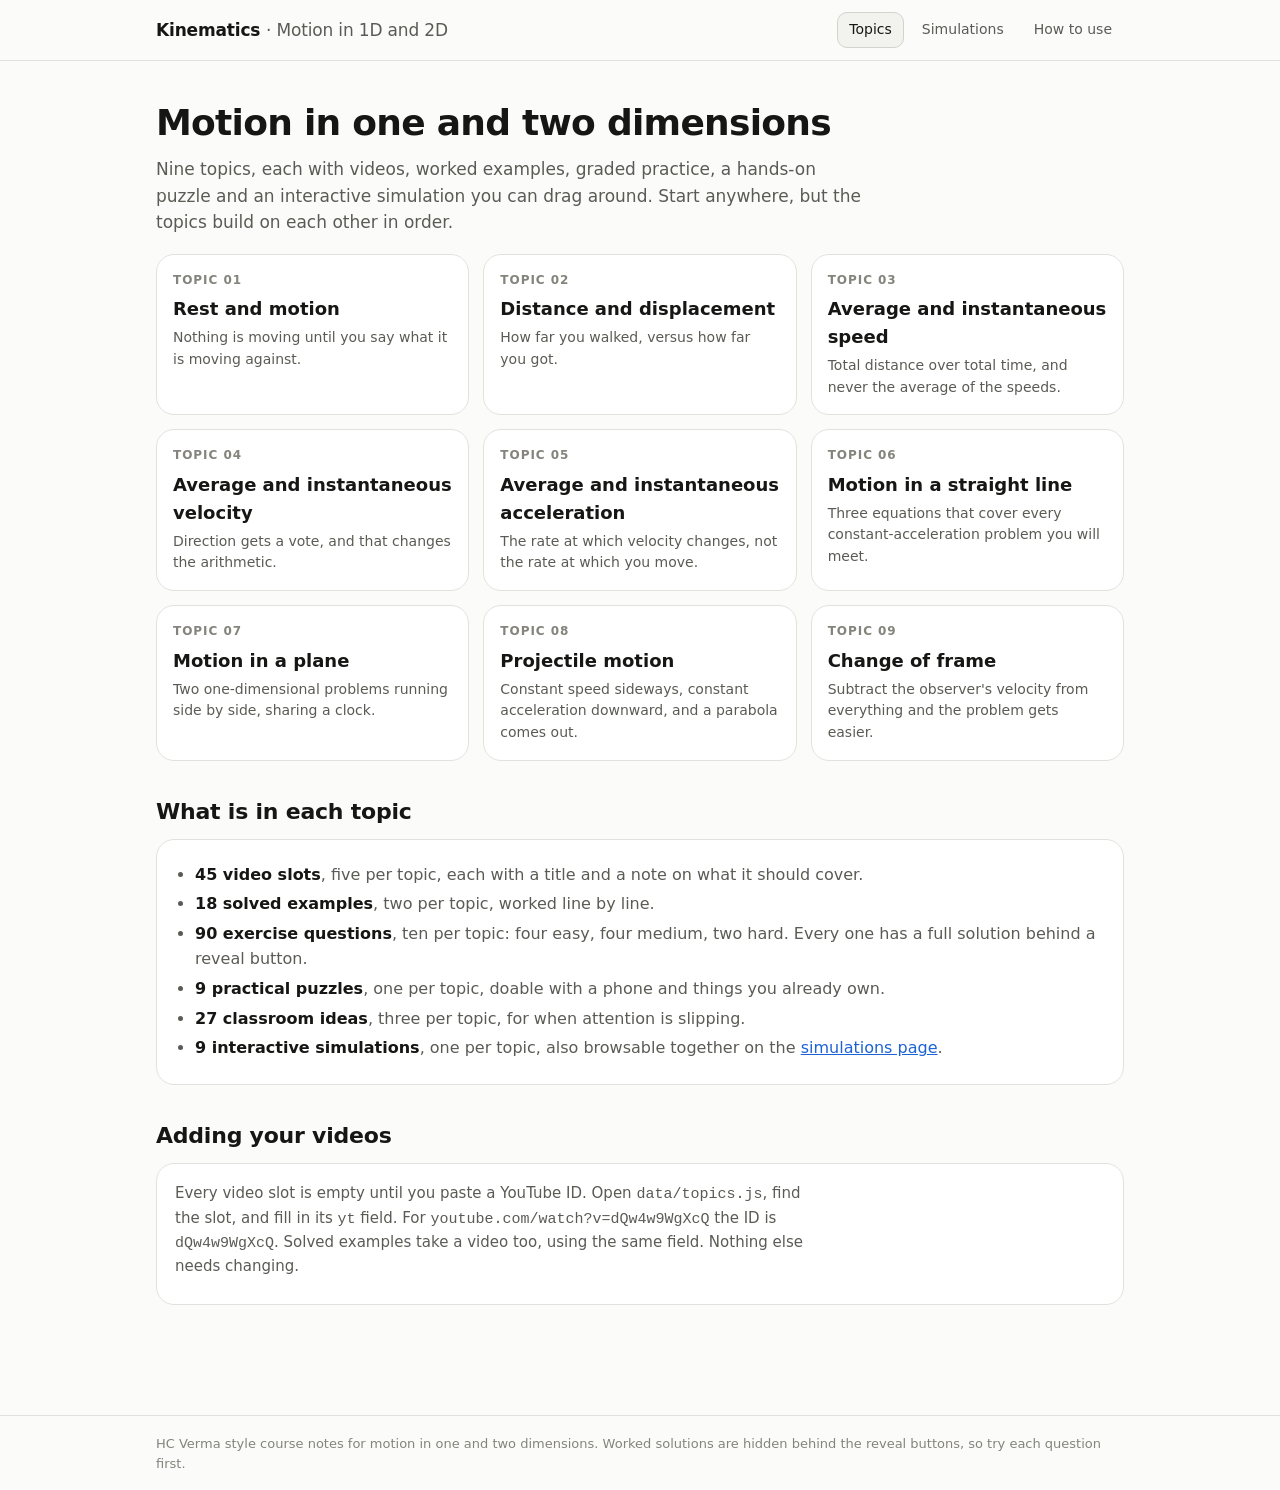
<file: index.html>
<!doctype html>
<html lang="en">
<head>
<meta charset="utf-8">
<meta name="viewport" content="width=device-width,initial-scale=1">
<title>Kinematics — motion in one and two dimensions</title>
<meta name="description" content="Nine topics on motion in 1D and 2D: videos, solved examples, 90 graded practice questions, practical puzzles and interactive simulations.">
<link rel="icon" href="data:image/svg+xml,<svg xmlns='http://www.w3.org/2000/svg' viewBox='0 0 100 100'><text y='.9em' font-size='90'>🚀</text></svg>">
<link rel="stylesheet" href="assets/style.css">
</head>
<body>
<script src="data/topics.js"></script>
<script src="assets/app.js"></script>
<script>renderIndex()</script>
</body>
</html>
</file>
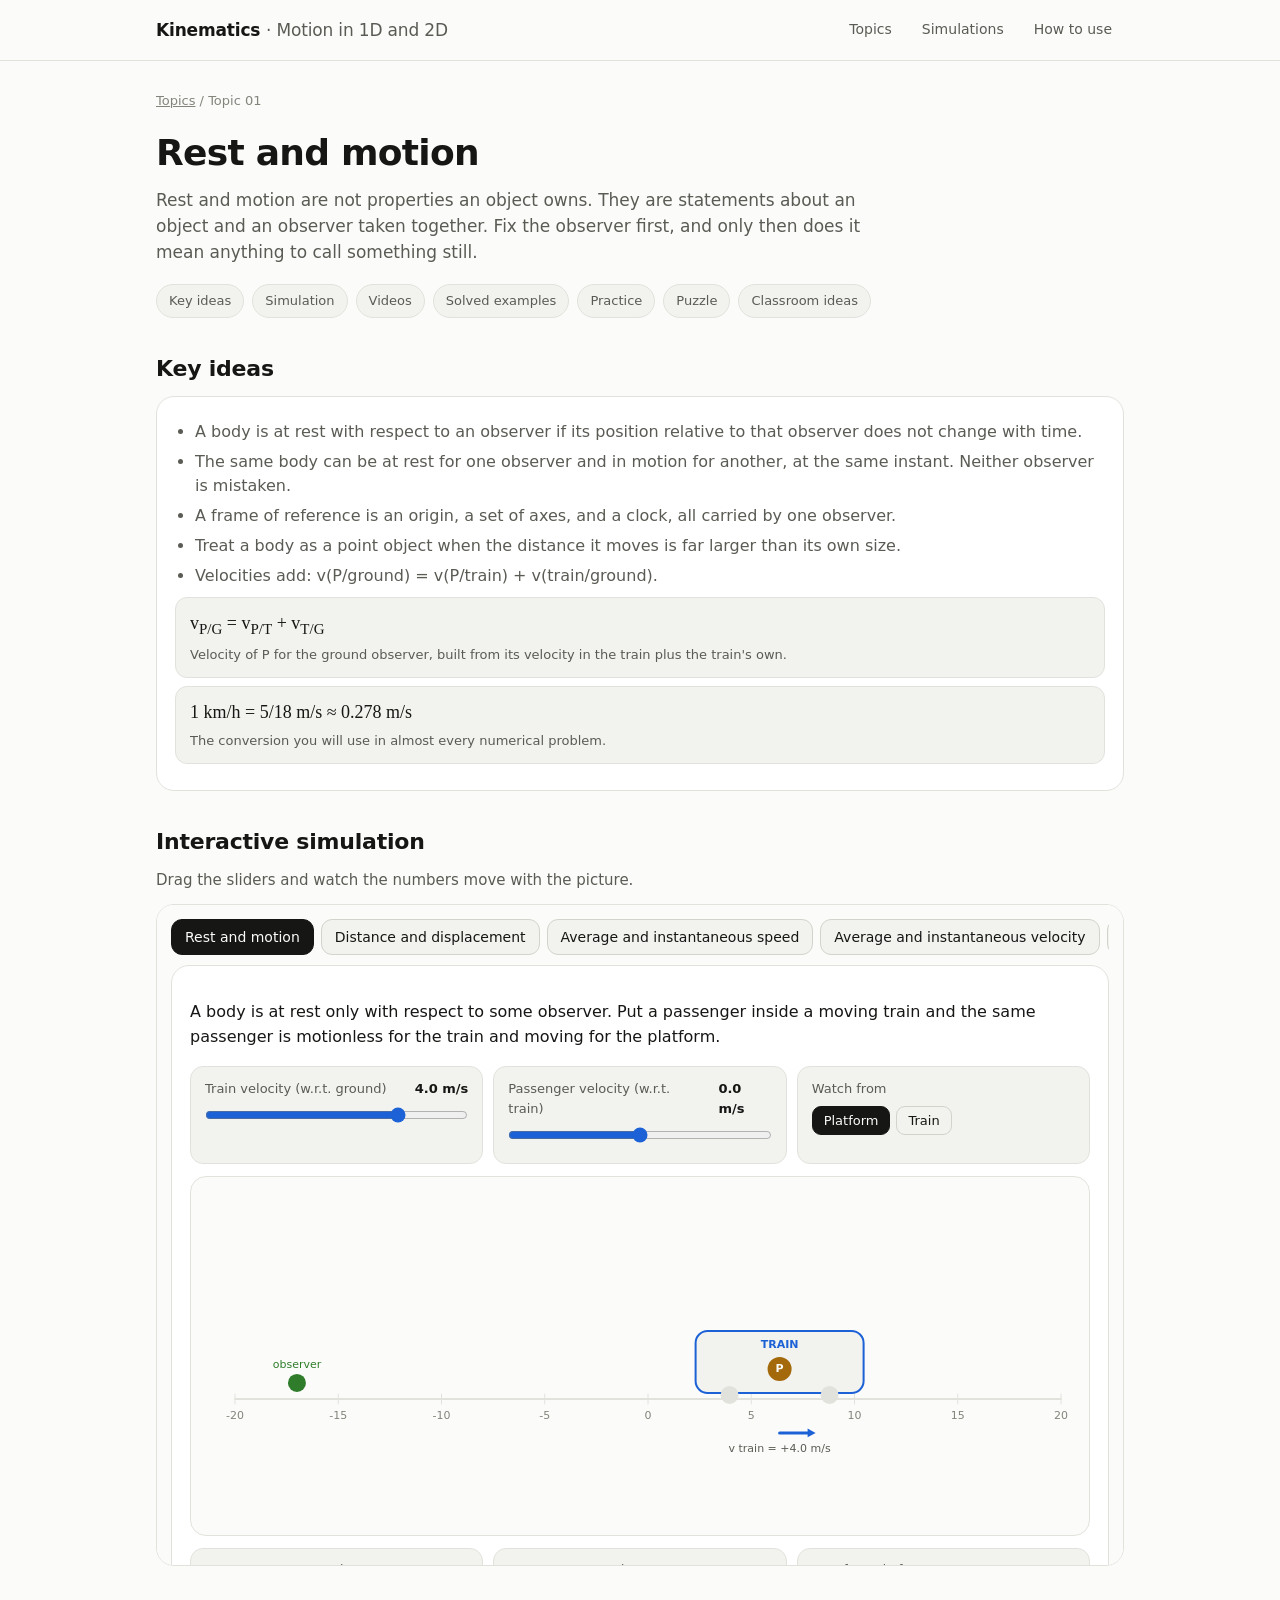
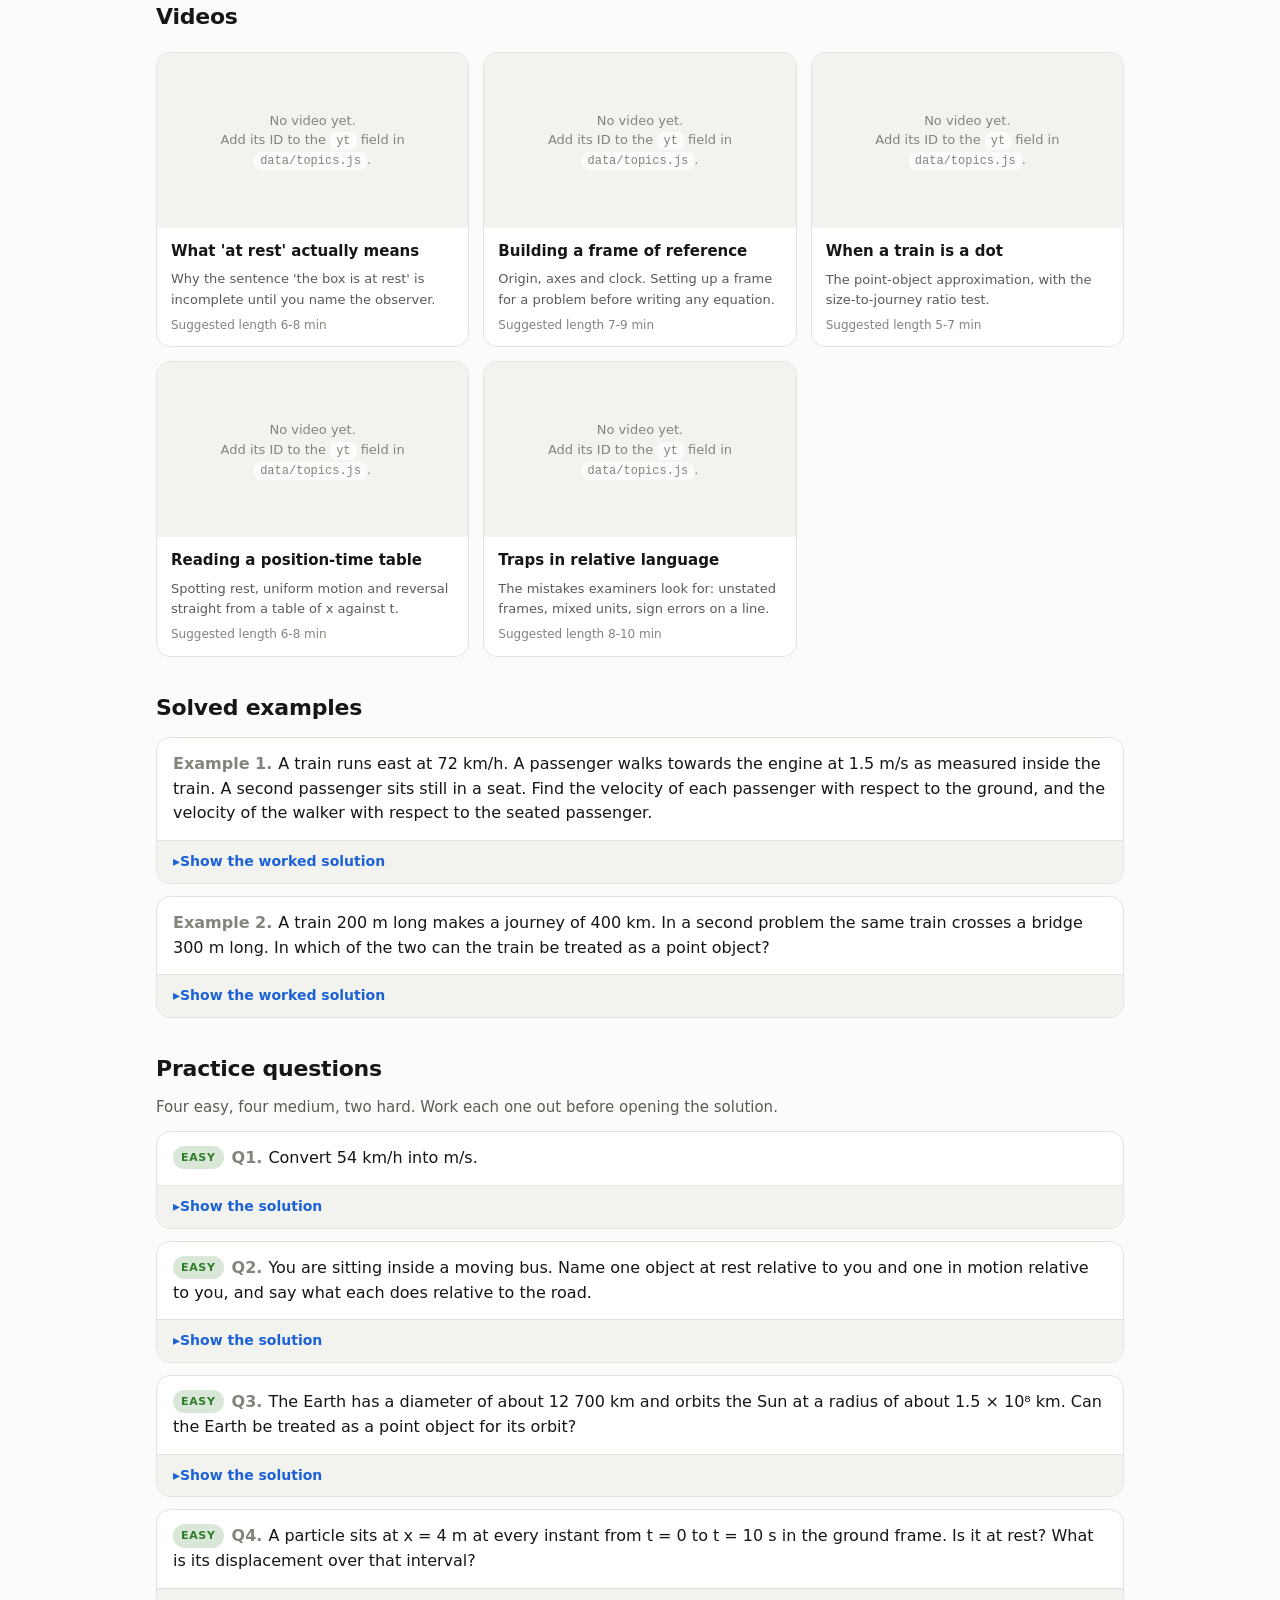
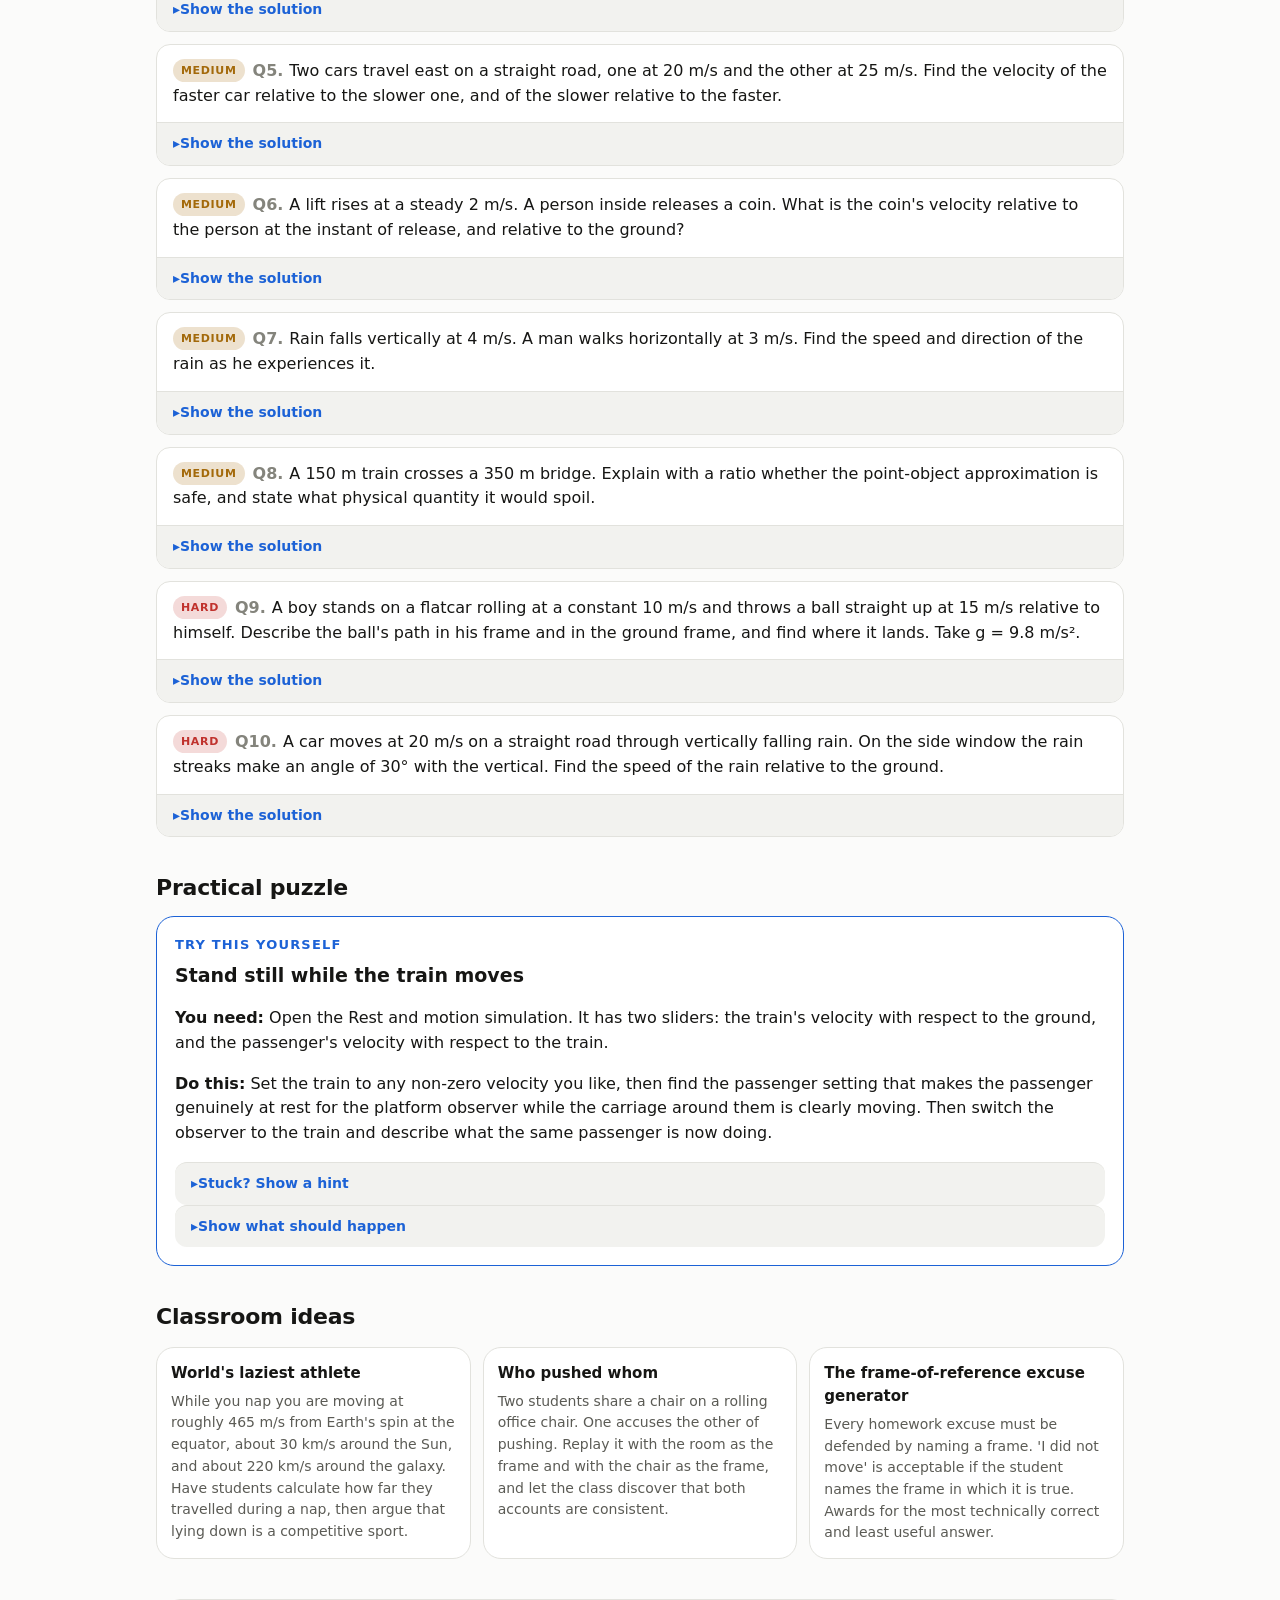
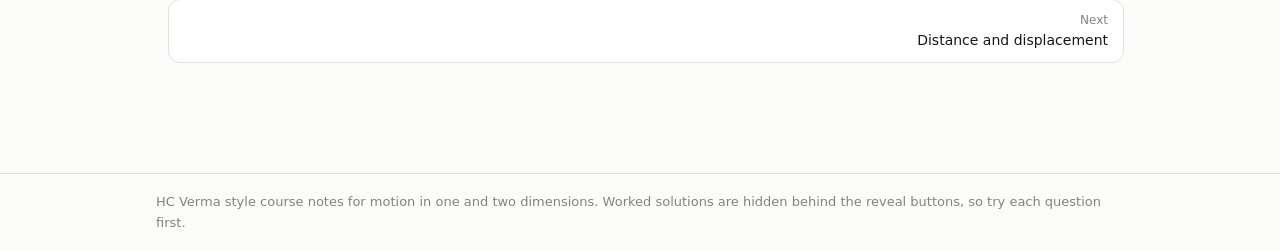
<file: 01_rest_and_motion.html>
<!doctype html>
<html lang="en"><head><meta charset="utf-8">
<title>Moved</title>
<meta http-equiv="refresh" content="0; url=topic.html?t=rest-and-motion">
<link rel="canonical" href="topic.html?t=rest-and-motion">
</head>
<body><p>This page moved. <a href="topic.html?t=rest-and-motion">Continue to Rest and motion</a>.</p>
<script>location.replace("topic.html?t=rest-and-motion")</script>
</body></html>
</file>
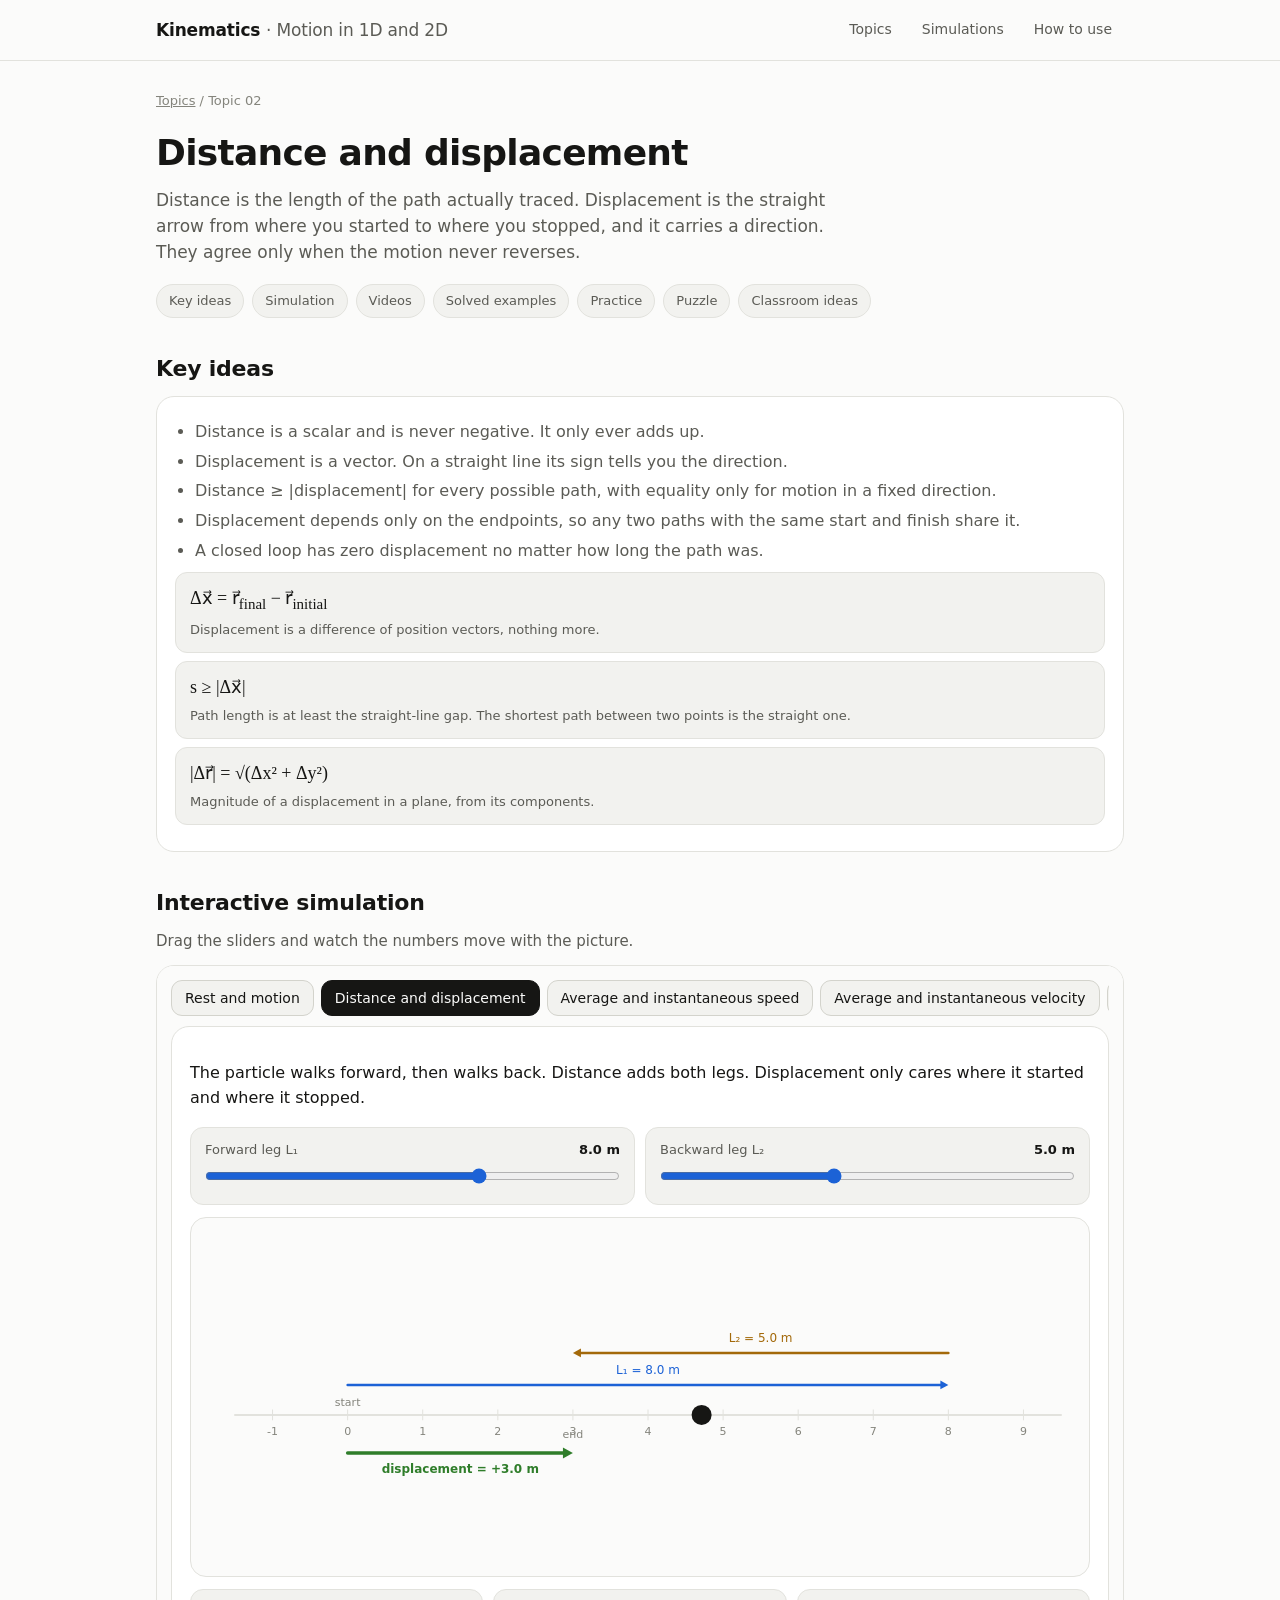
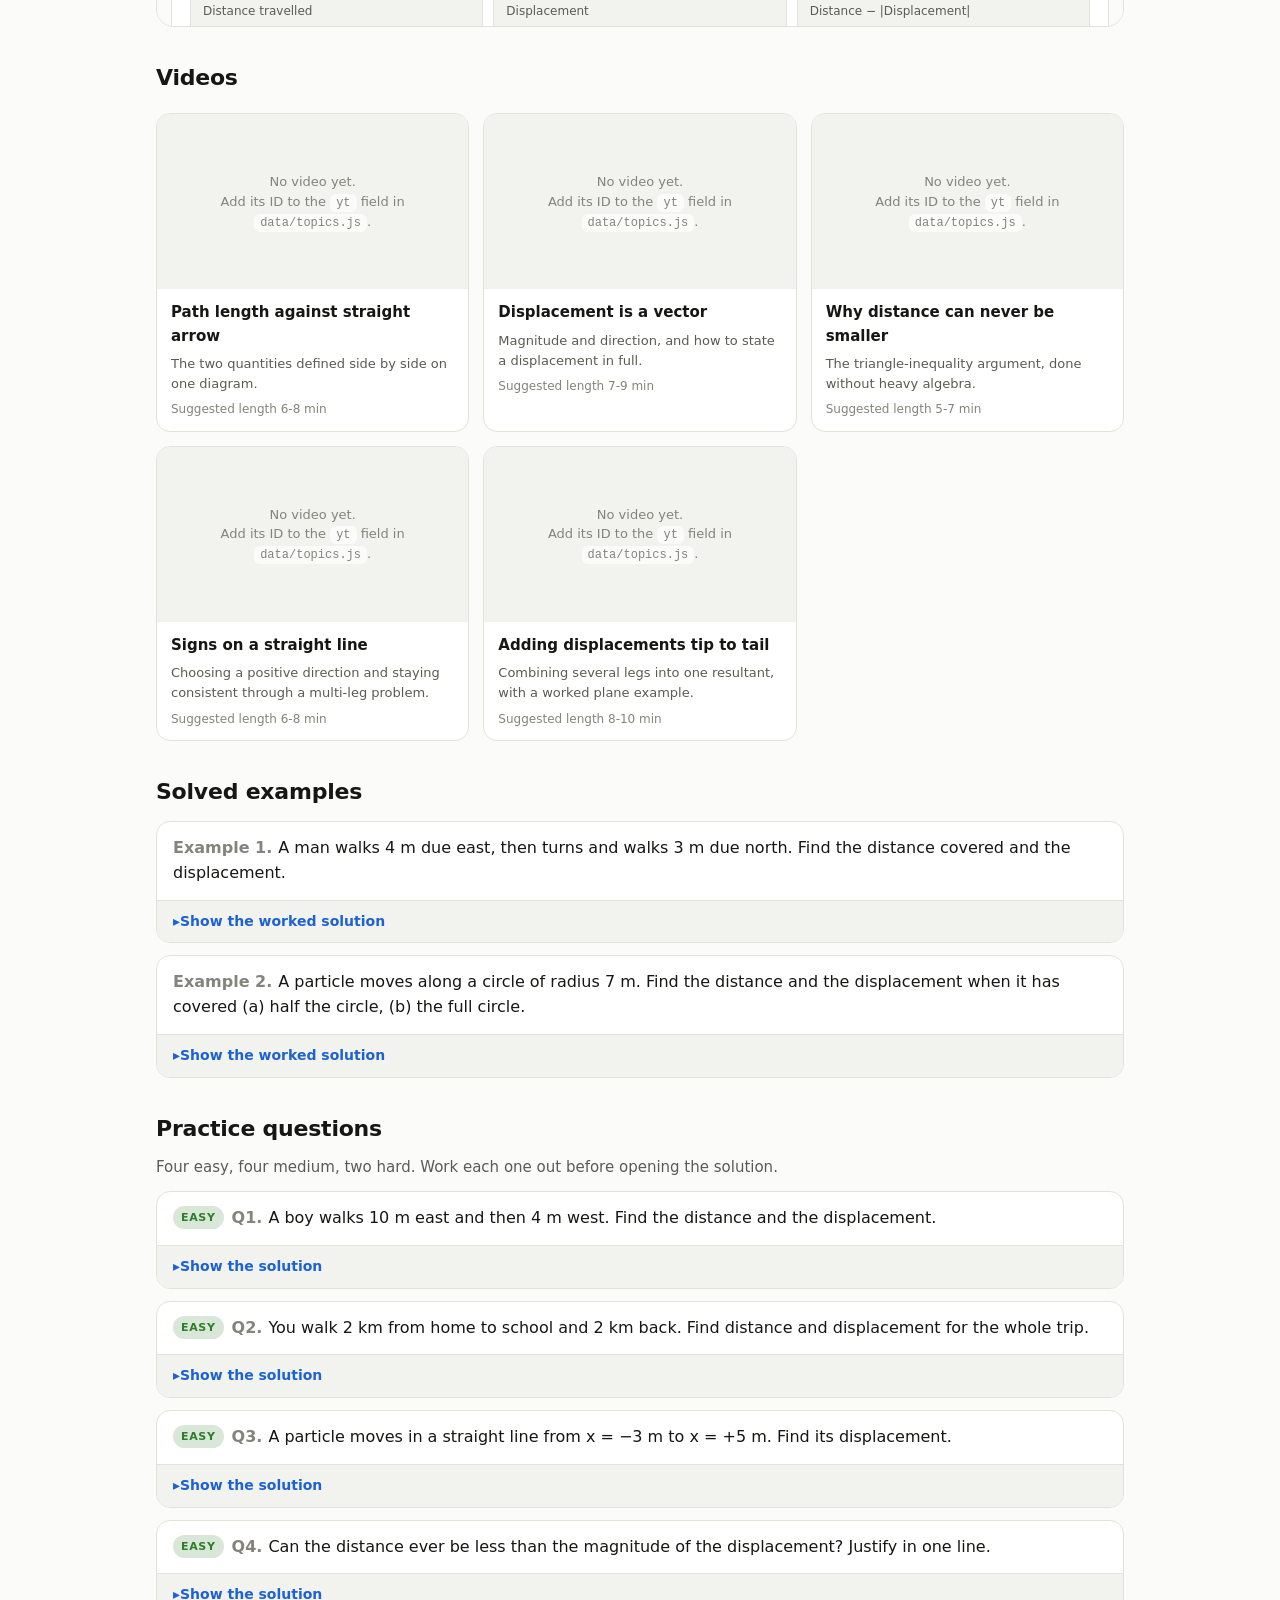
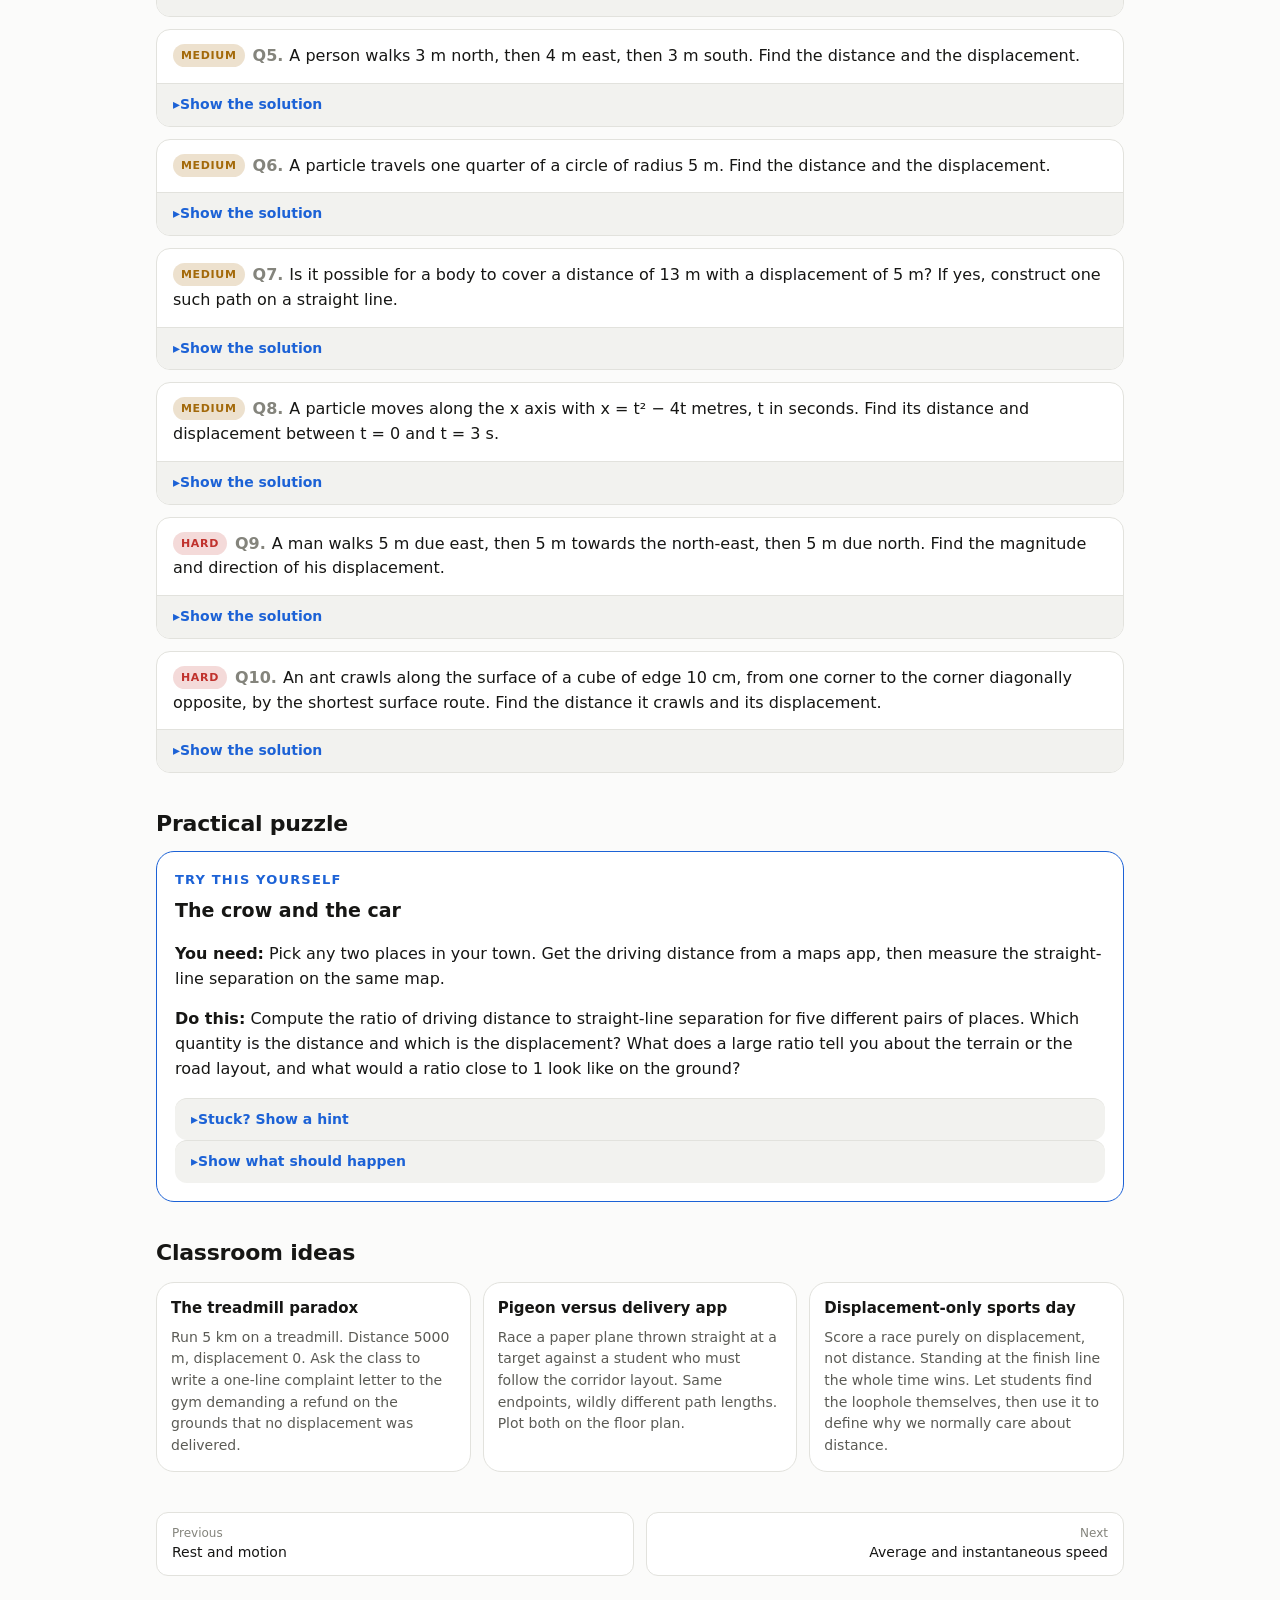
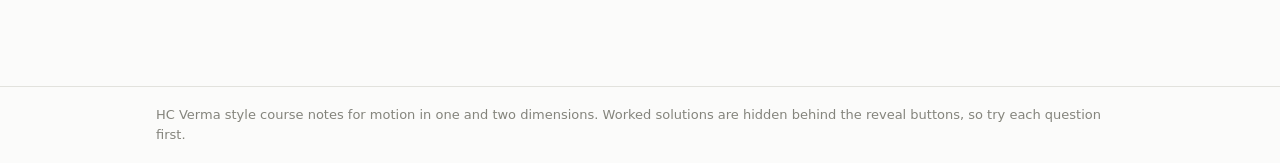
<file: 02_distance_and_displacement.html>
<!doctype html>
<html lang="en"><head><meta charset="utf-8">
<title>Moved</title>
<meta http-equiv="refresh" content="0; url=topic.html?t=distance-and-displacement">
<link rel="canonical" href="topic.html?t=distance-and-displacement">
</head>
<body><p>This page moved. <a href="topic.html?t=distance-and-displacement">Continue to Distance and displacement</a>.</p>
<script>location.replace("topic.html?t=distance-and-displacement")</script>
</body></html>
</file>
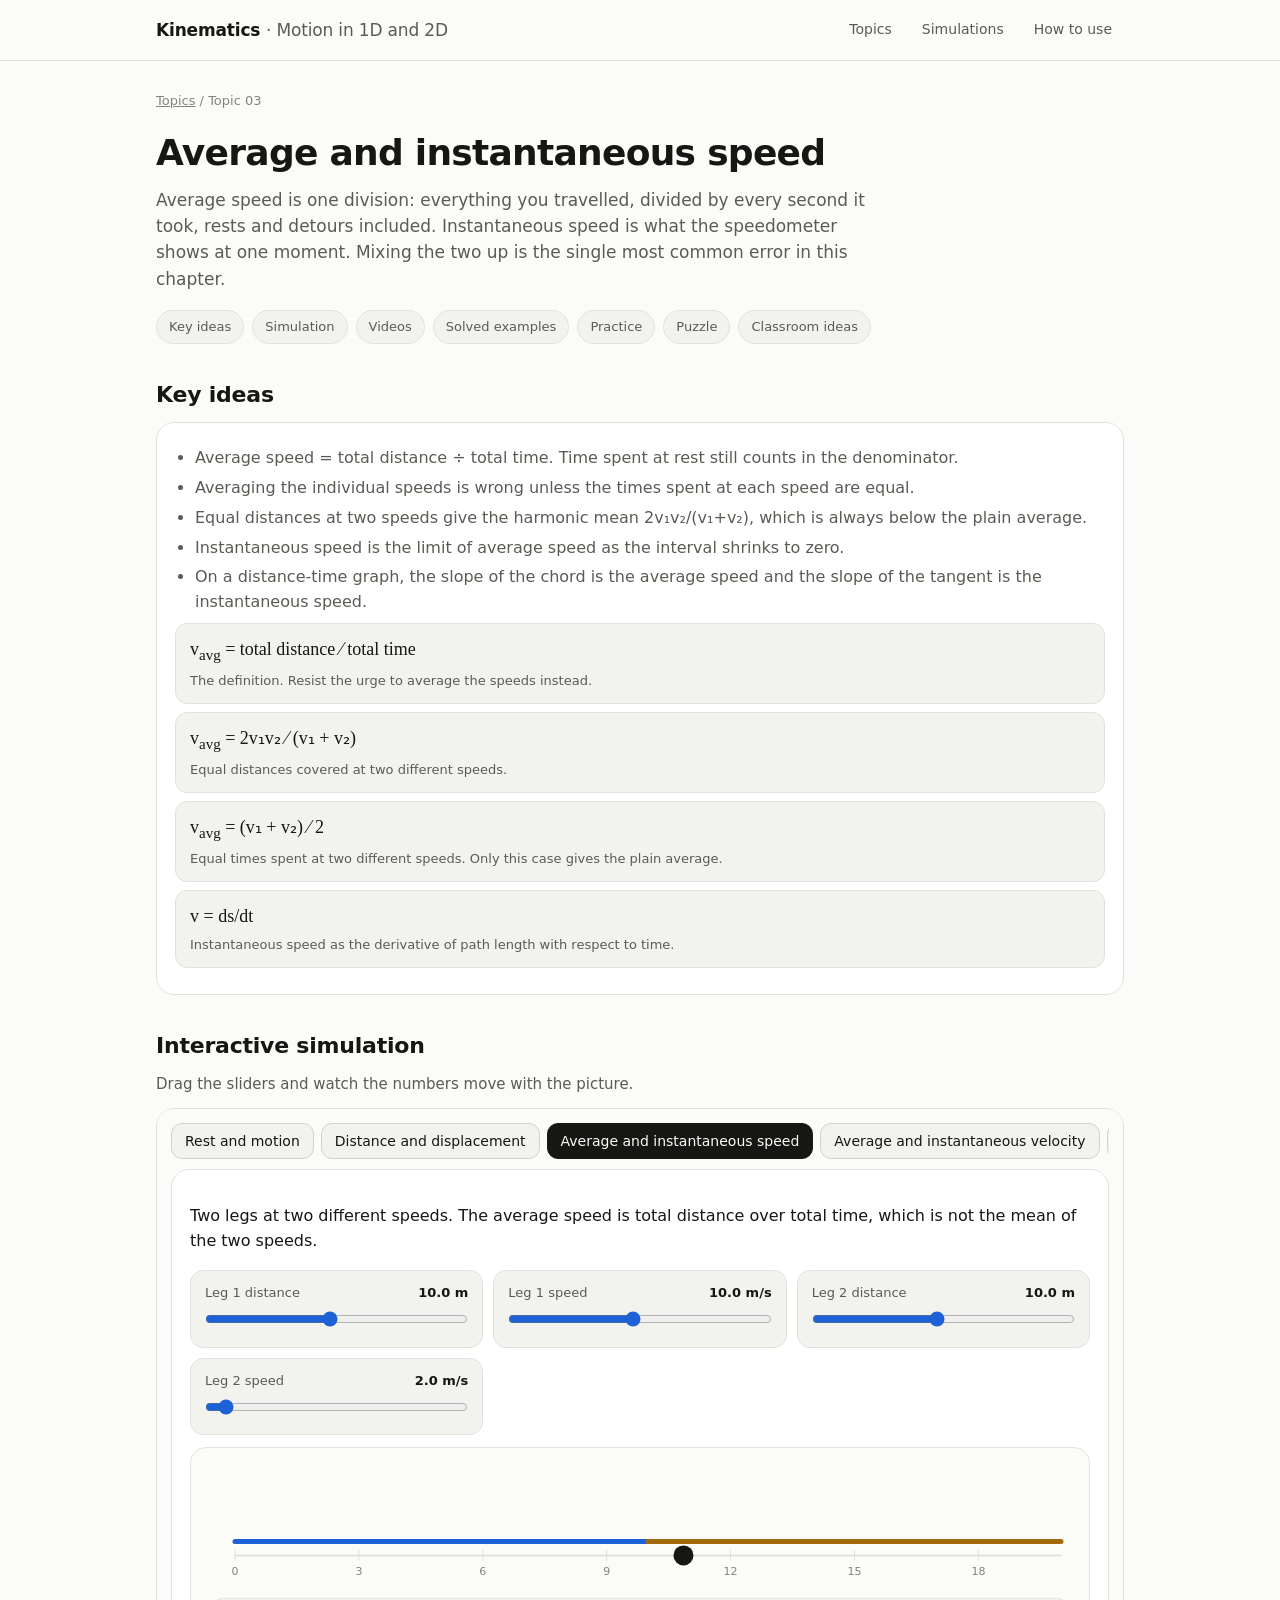
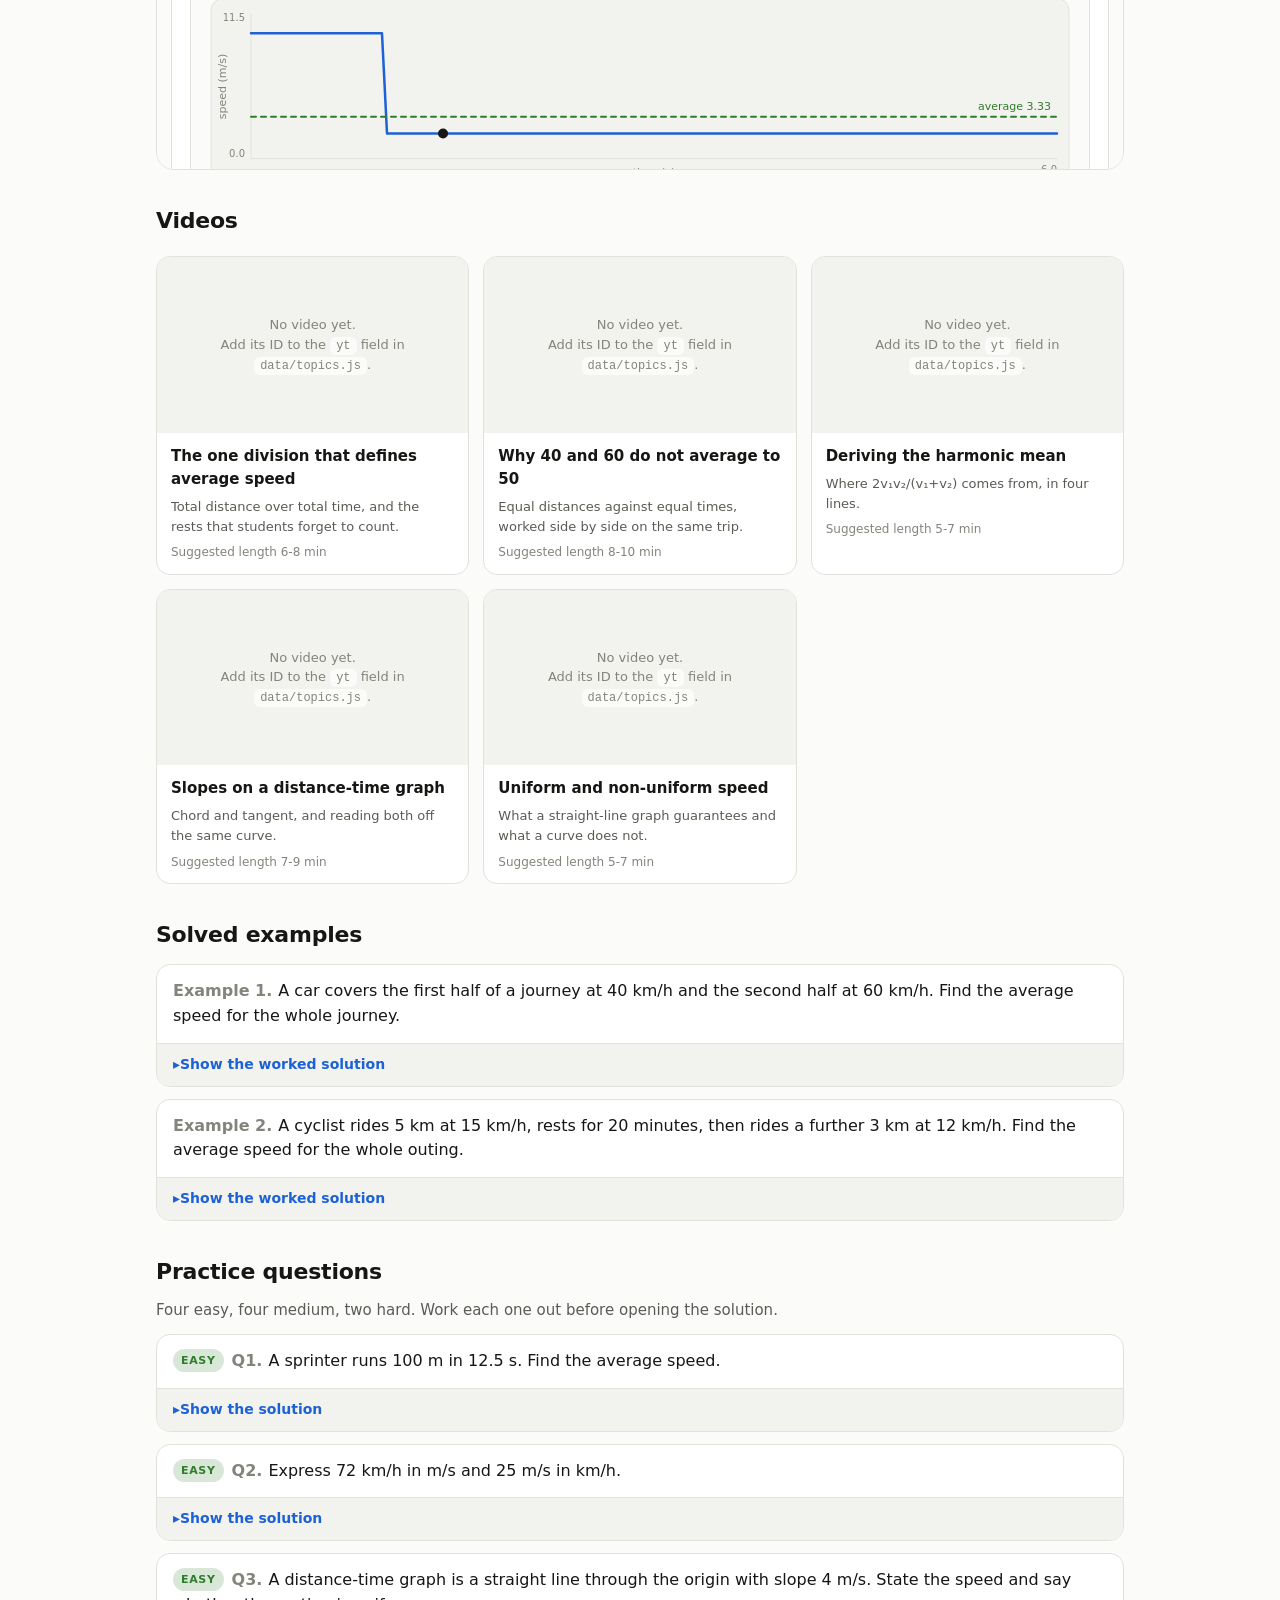
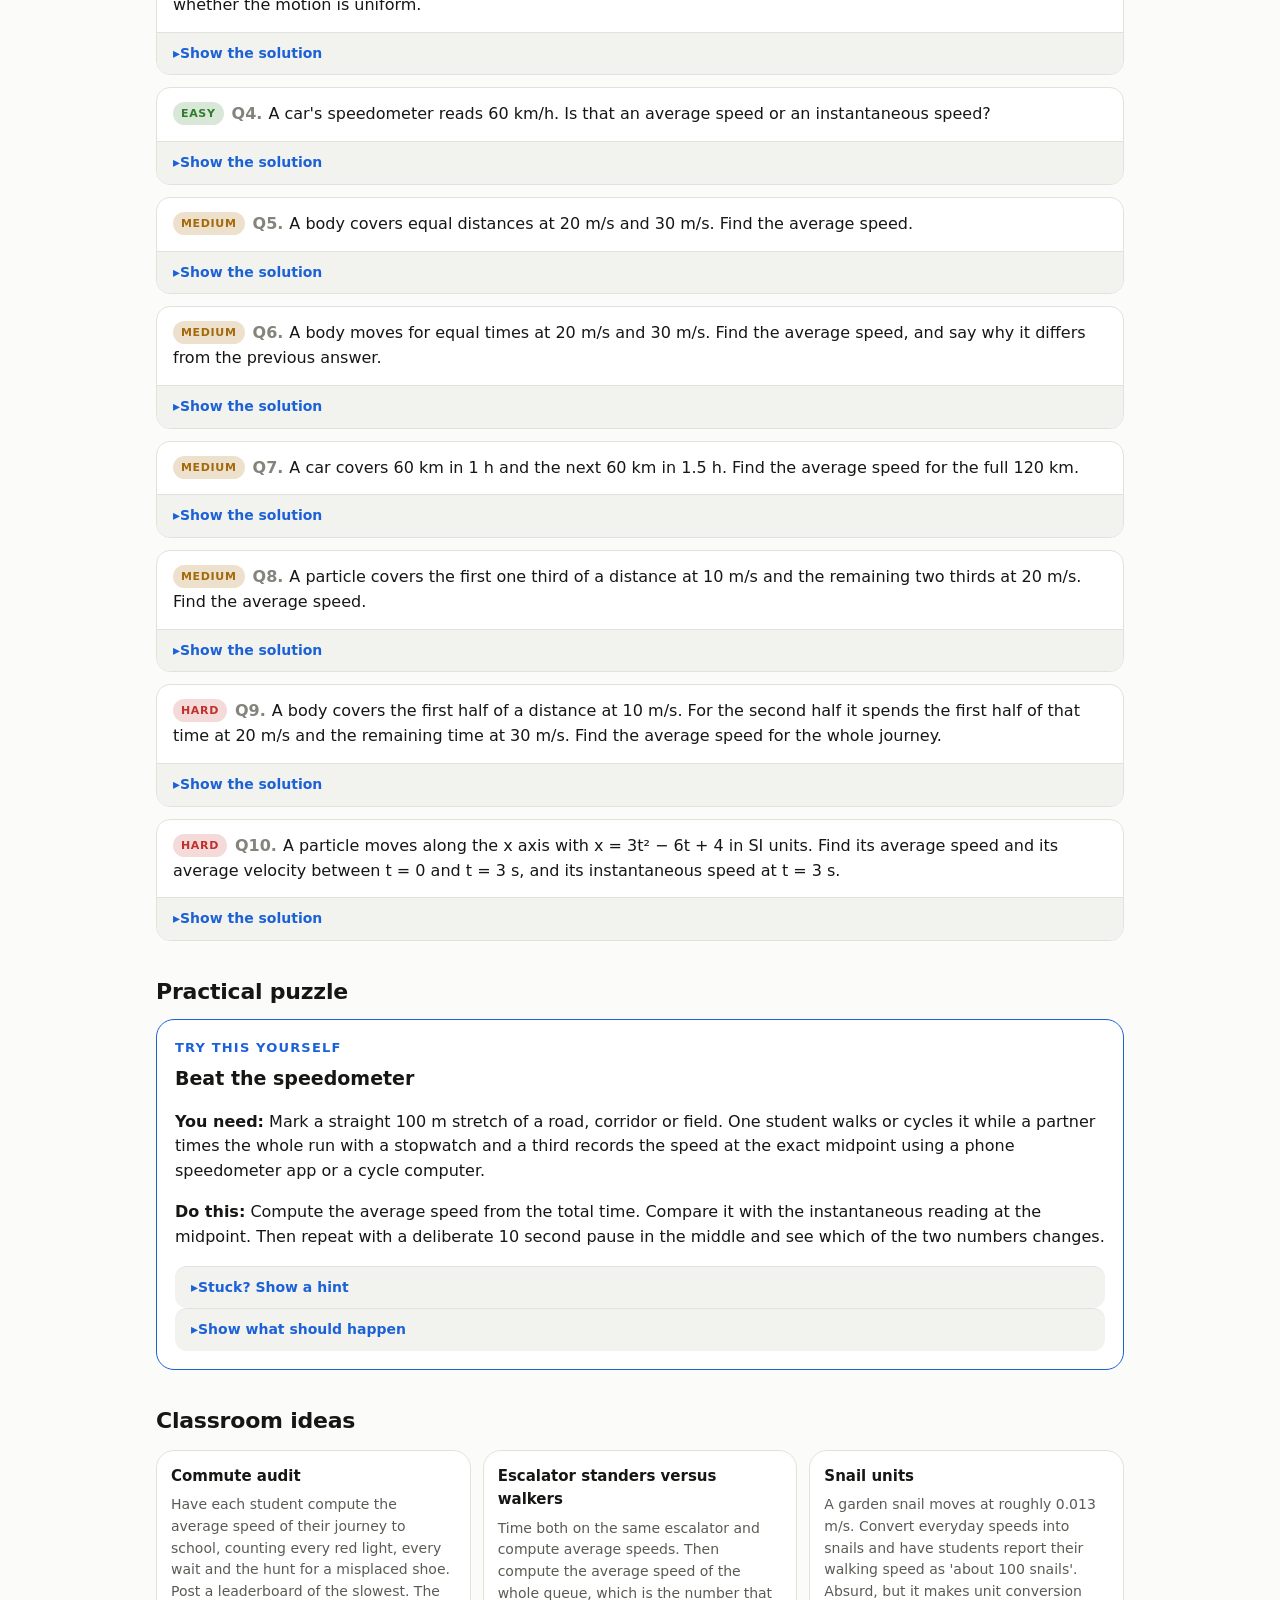
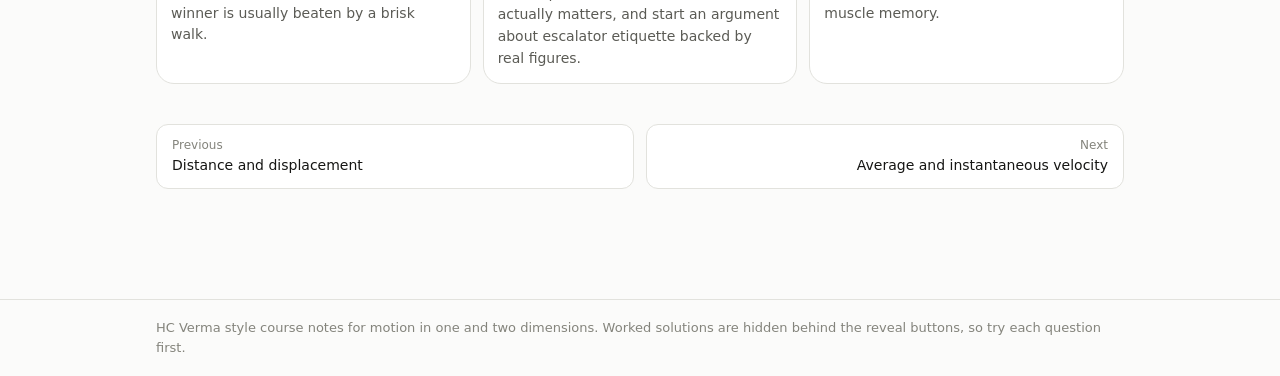
<file: 03_average_and_instantaneous_speed.html>
<!doctype html>
<html lang="en"><head><meta charset="utf-8">
<title>Moved</title>
<meta http-equiv="refresh" content="0; url=topic.html?t=speed">
<link rel="canonical" href="topic.html?t=speed">
</head>
<body><p>This page moved. <a href="topic.html?t=speed">Continue to Average and instantaneous speed</a>.</p>
<script>location.replace("topic.html?t=speed")</script>
</body></html>
</file>
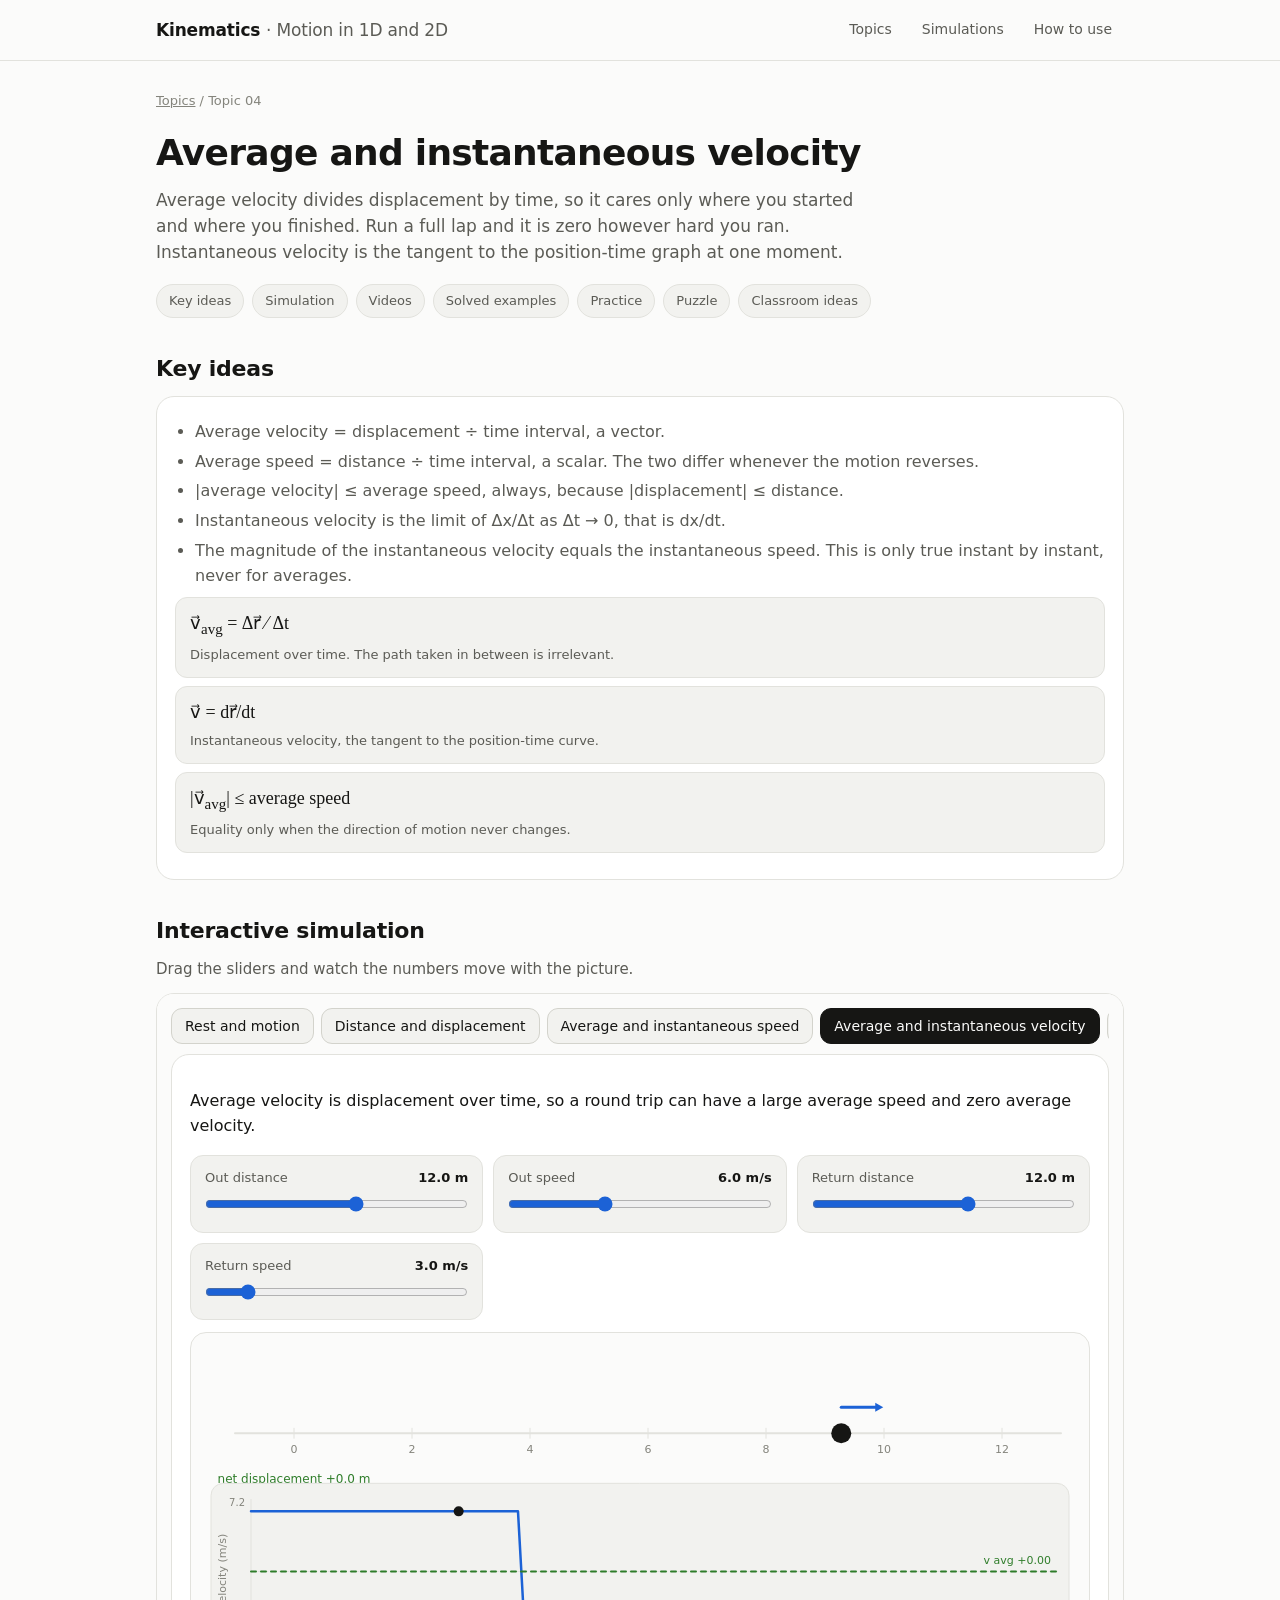
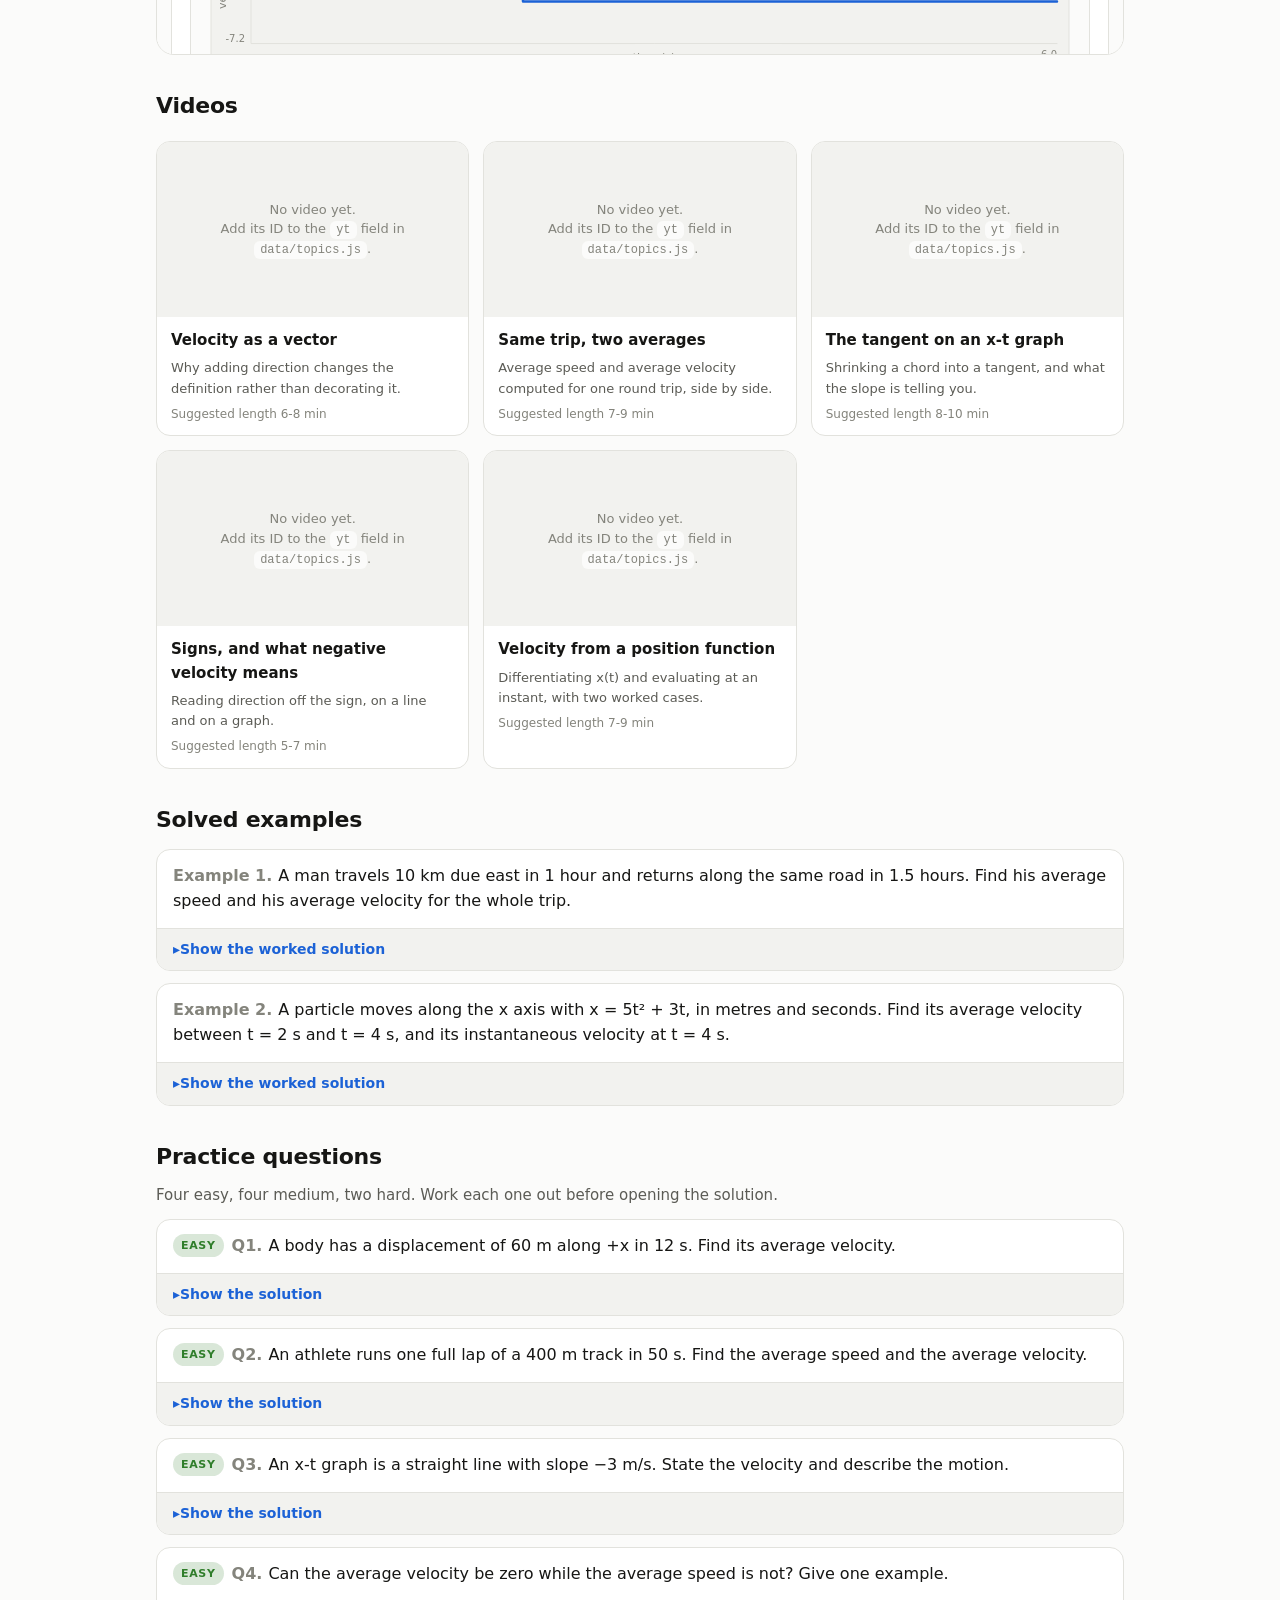
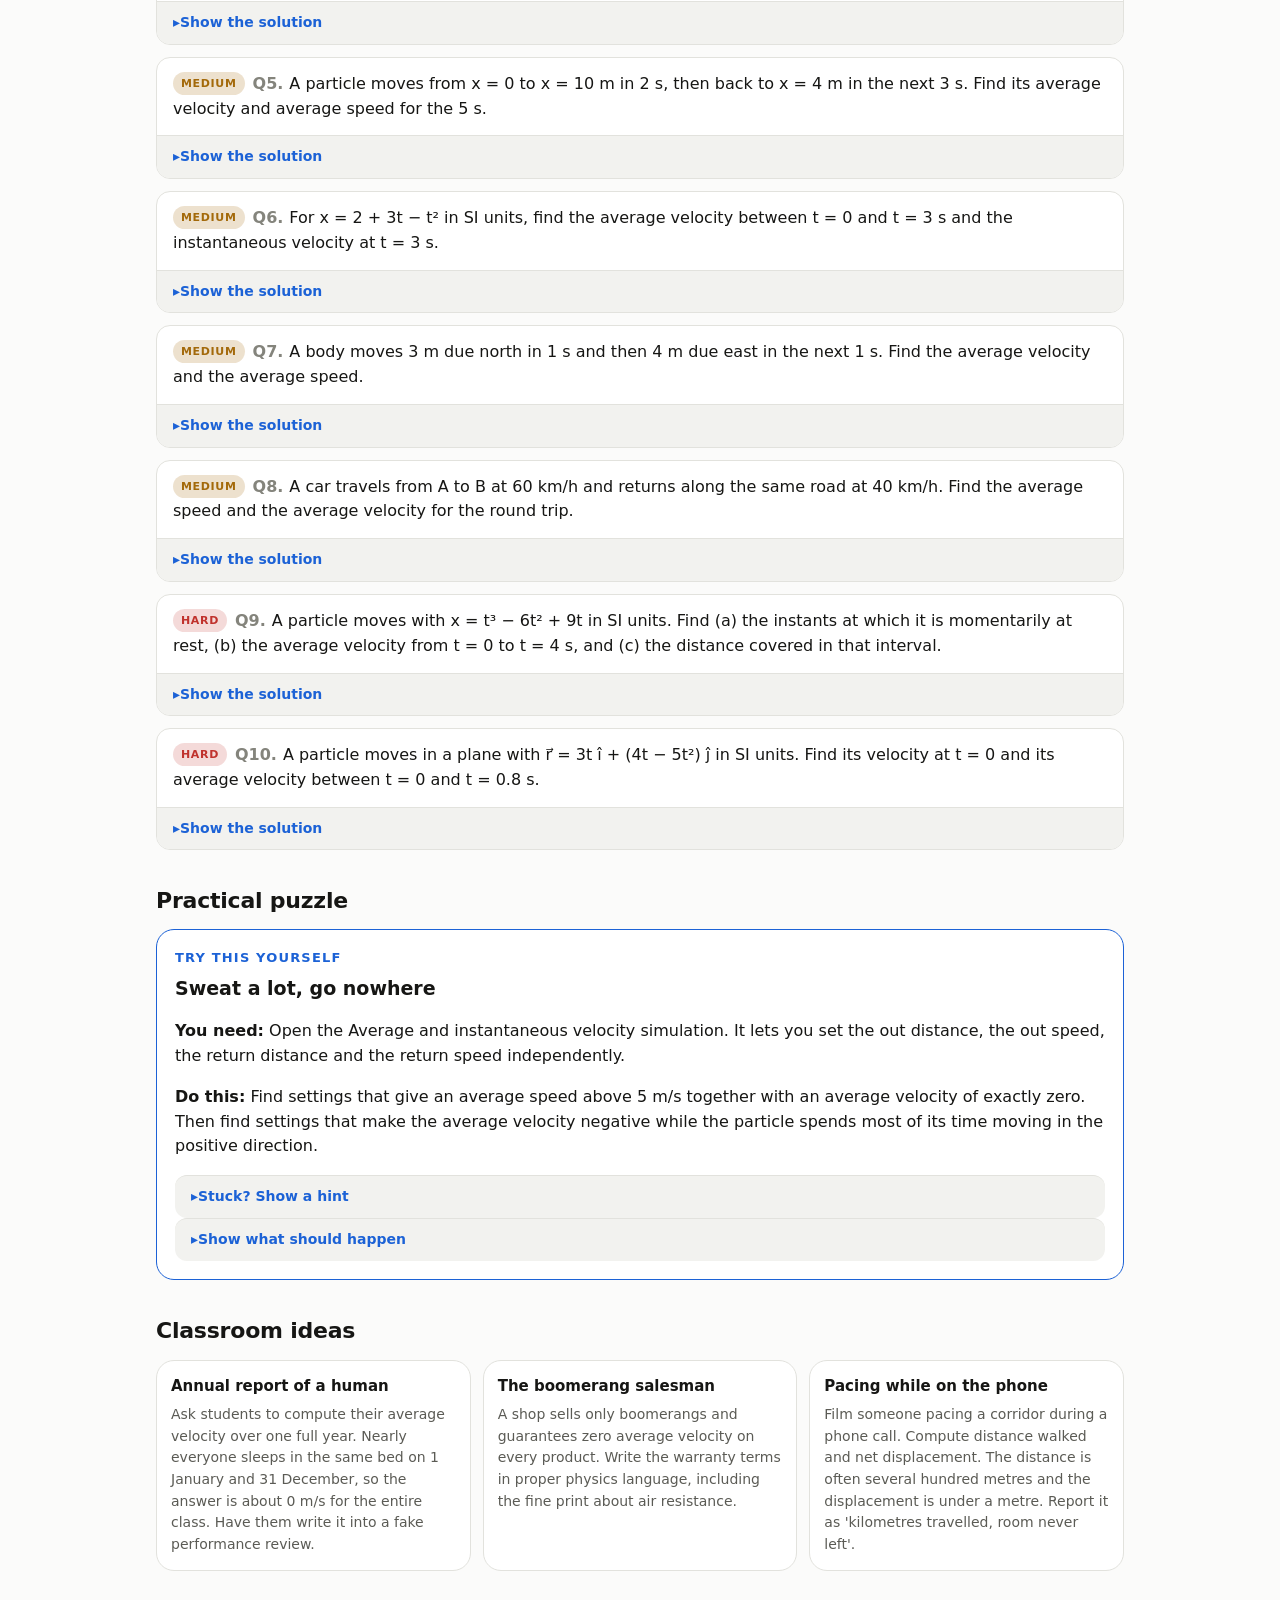
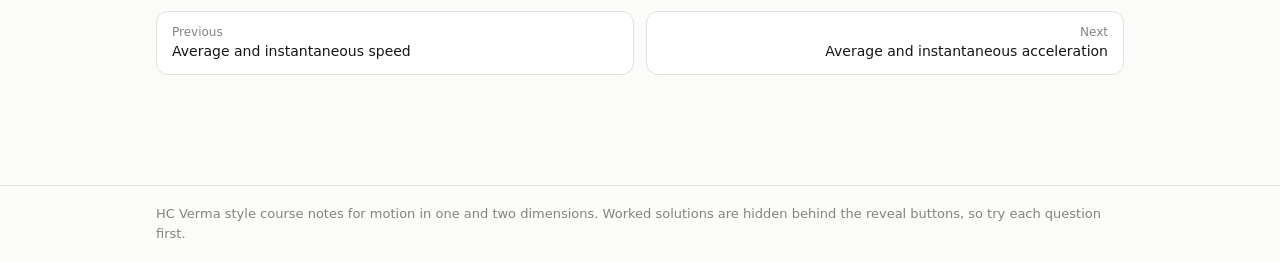
<file: 04_average_and_instantaneous_velocity.html>
<!doctype html>
<html lang="en"><head><meta charset="utf-8">
<title>Moved</title>
<meta http-equiv="refresh" content="0; url=topic.html?t=velocity">
<link rel="canonical" href="topic.html?t=velocity">
</head>
<body><p>This page moved. <a href="topic.html?t=velocity">Continue to Average and instantaneous velocity</a>.</p>
<script>location.replace("topic.html?t=velocity")</script>
</body></html>
</file>
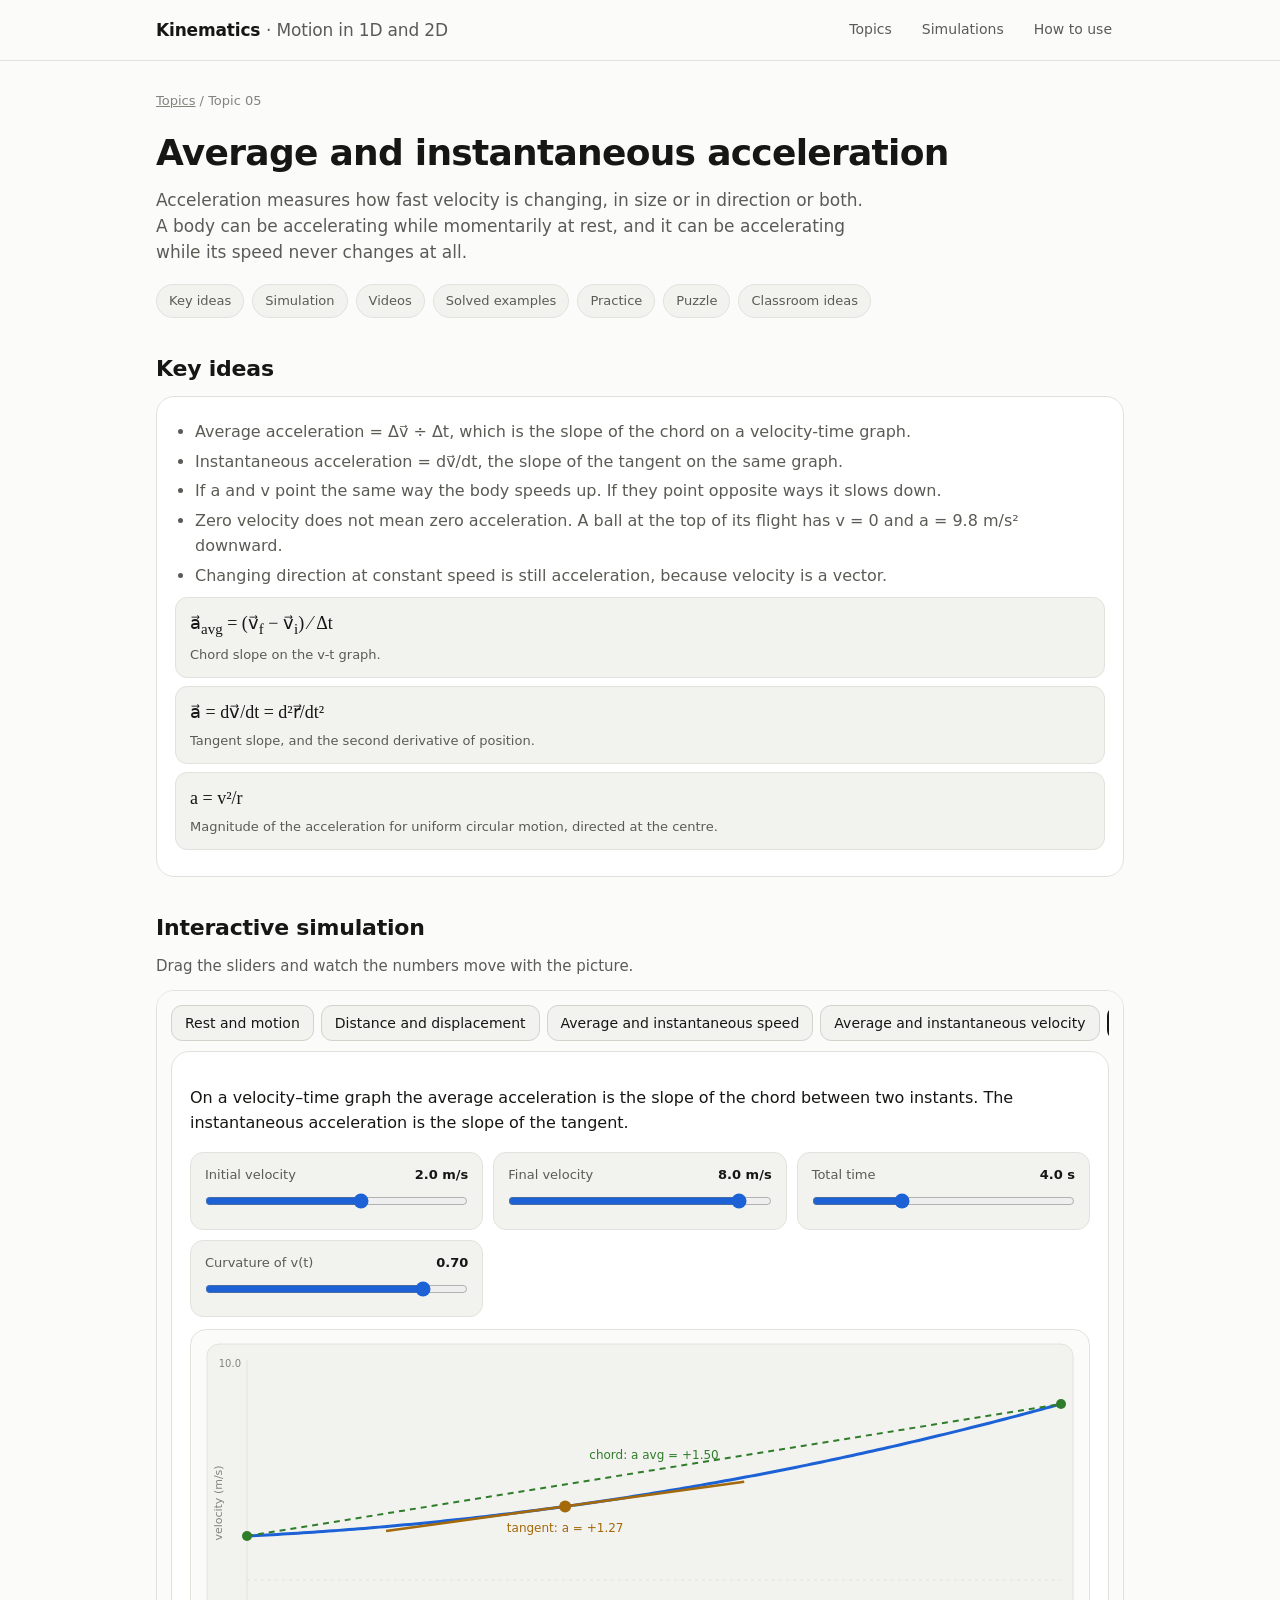
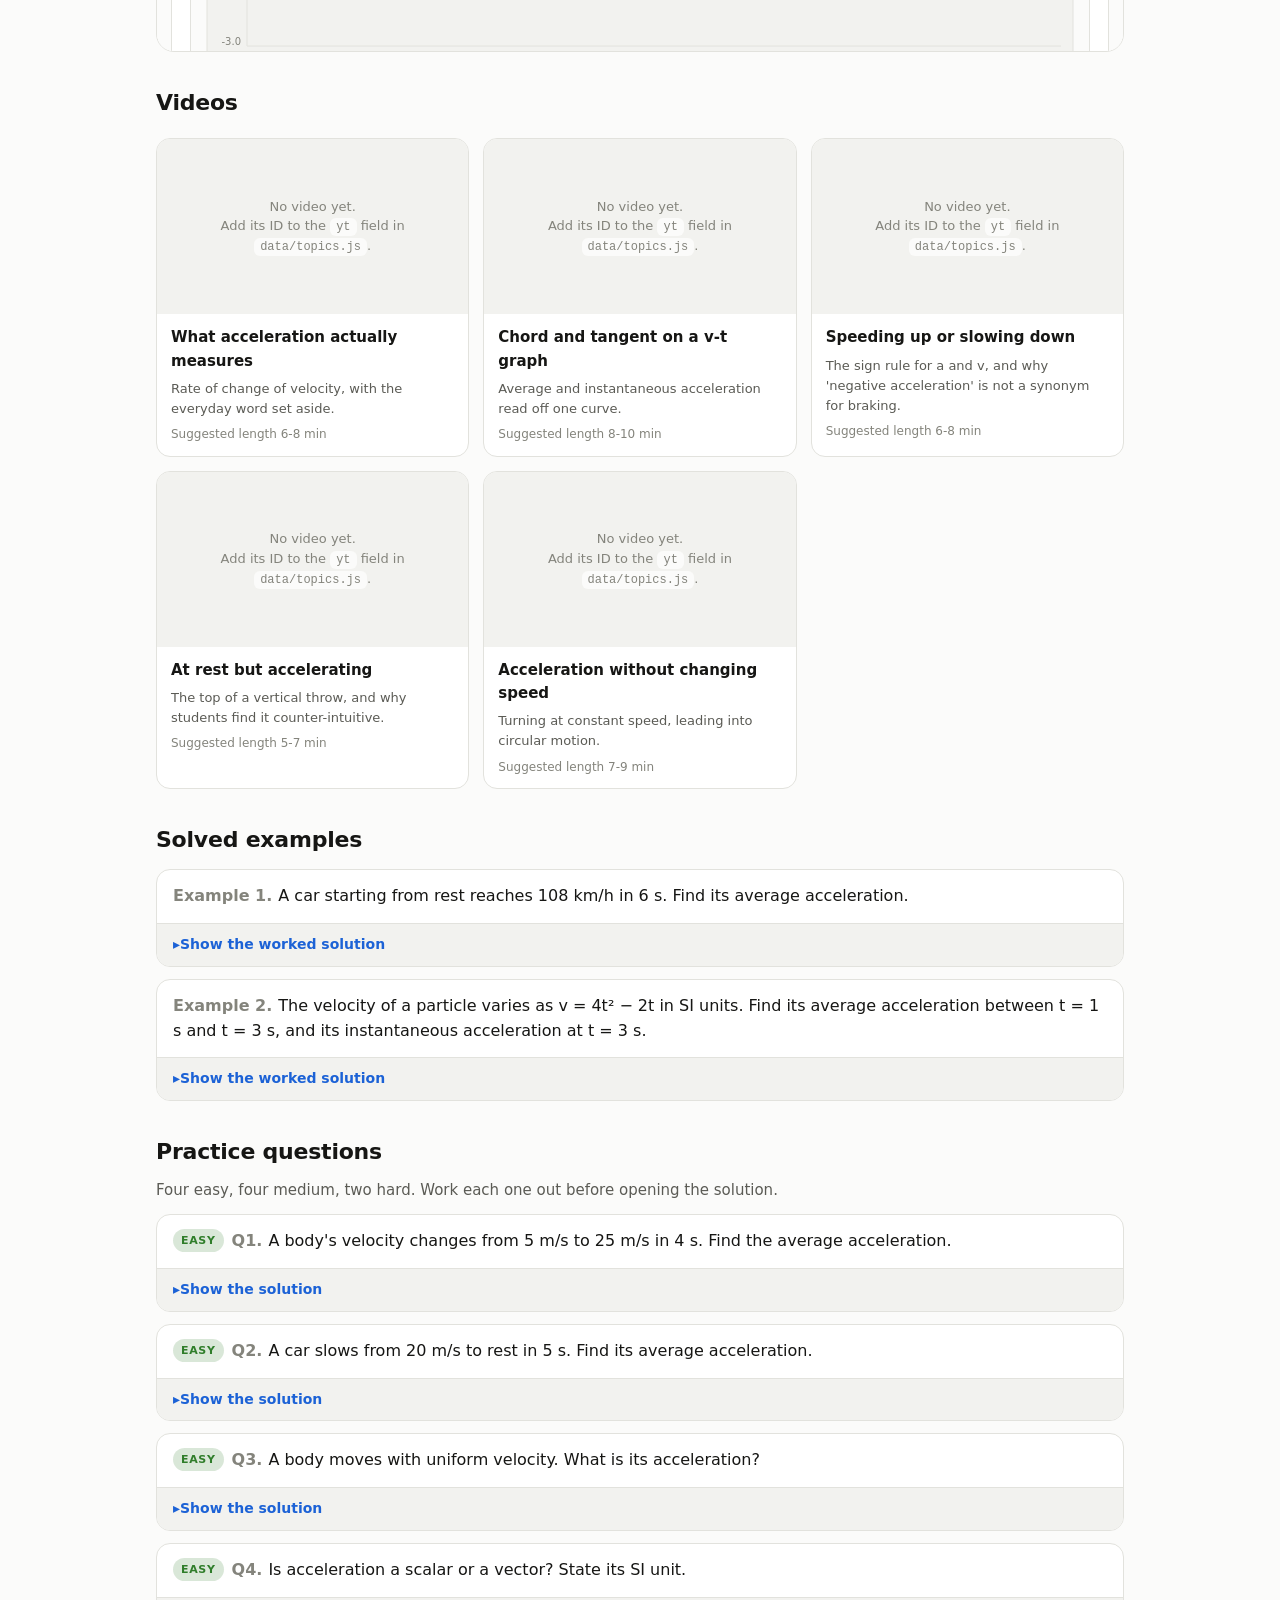
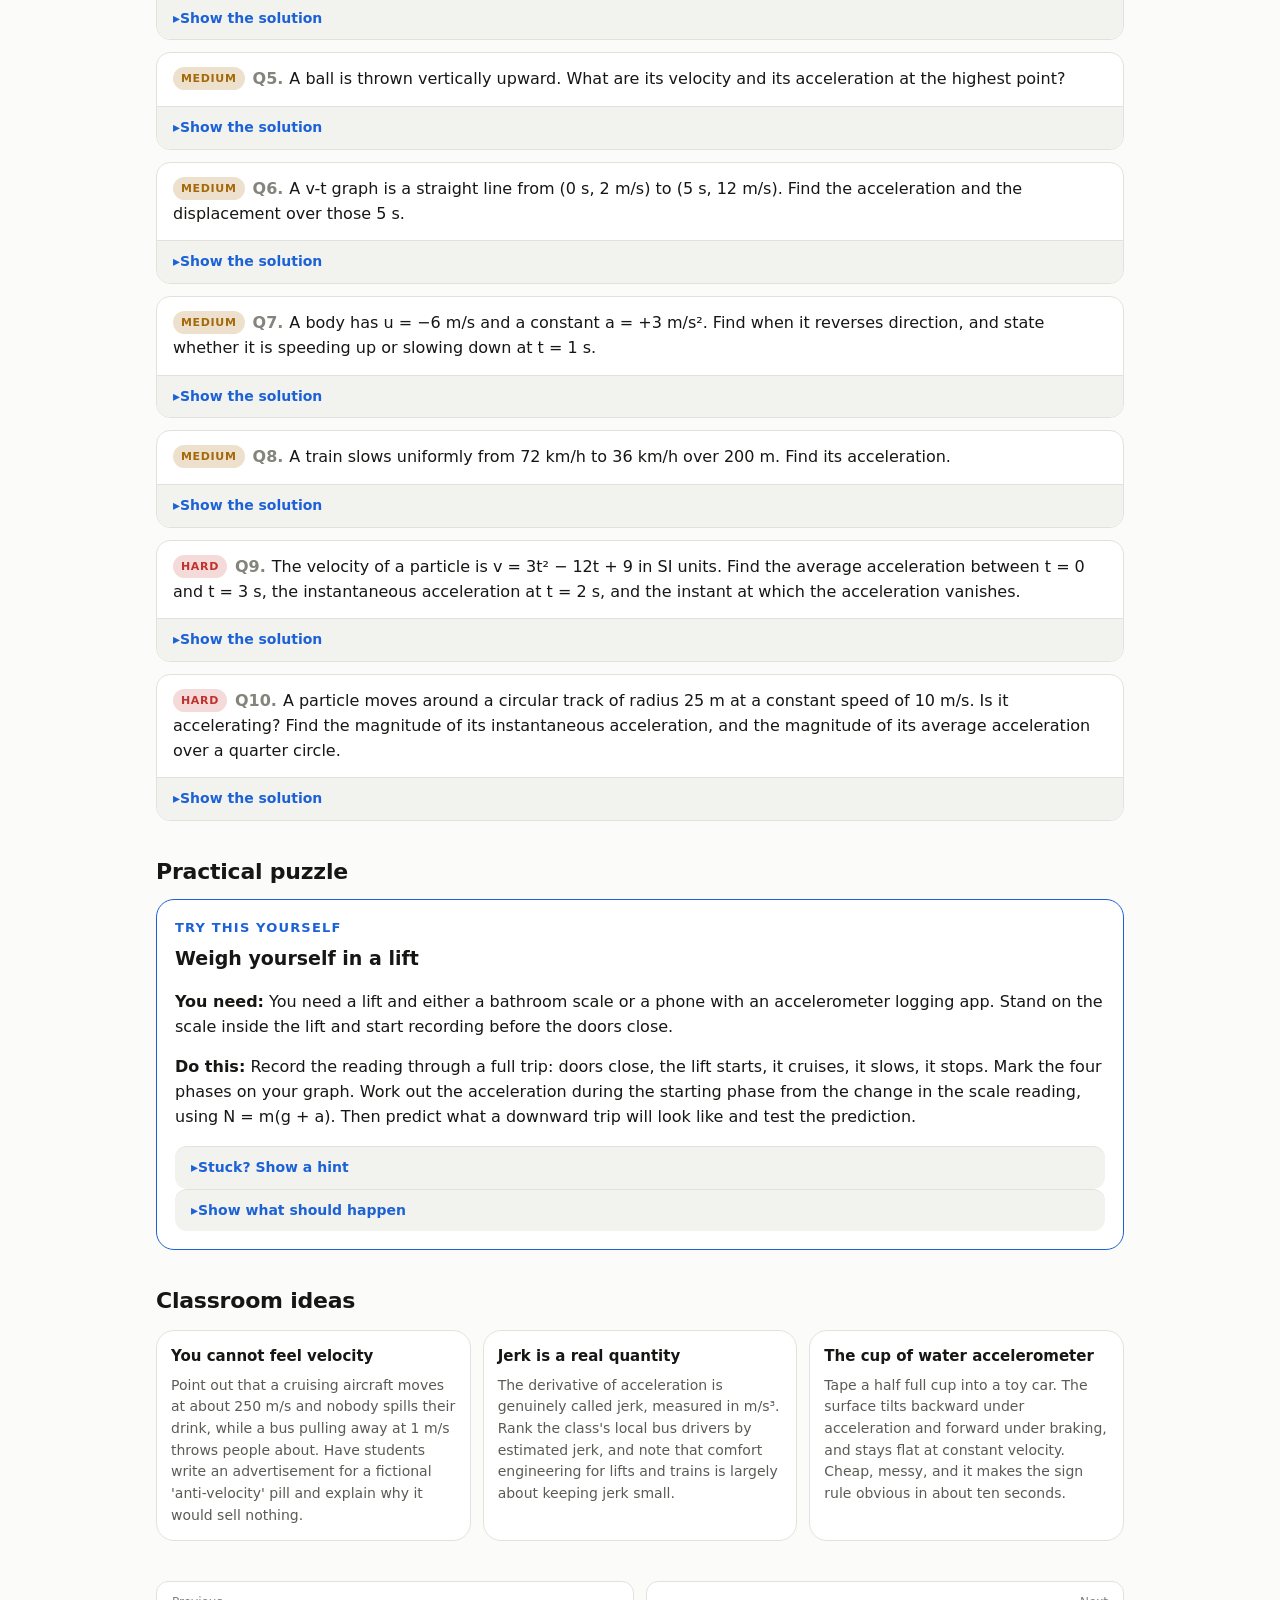
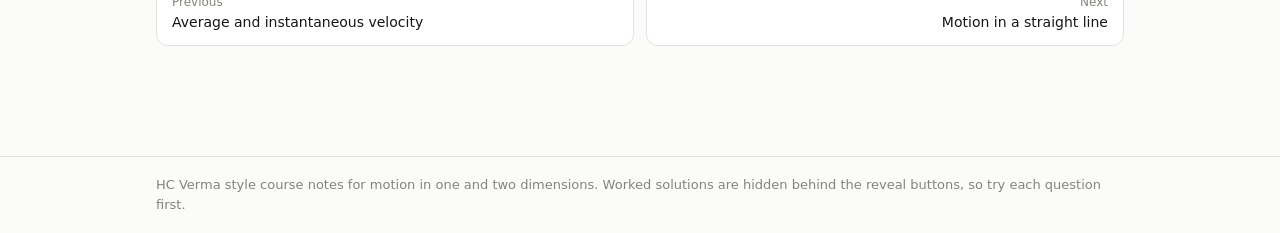
<file: 05_average_and_instantaneous_acceleration.html>
<!doctype html>
<html lang="en"><head><meta charset="utf-8">
<title>Moved</title>
<meta http-equiv="refresh" content="0; url=topic.html?t=acceleration">
<link rel="canonical" href="topic.html?t=acceleration">
</head>
<body><p>This page moved. <a href="topic.html?t=acceleration">Continue to Average and instantaneous acceleration</a>.</p>
<script>location.replace("topic.html?t=acceleration")</script>
</body></html>
</file>
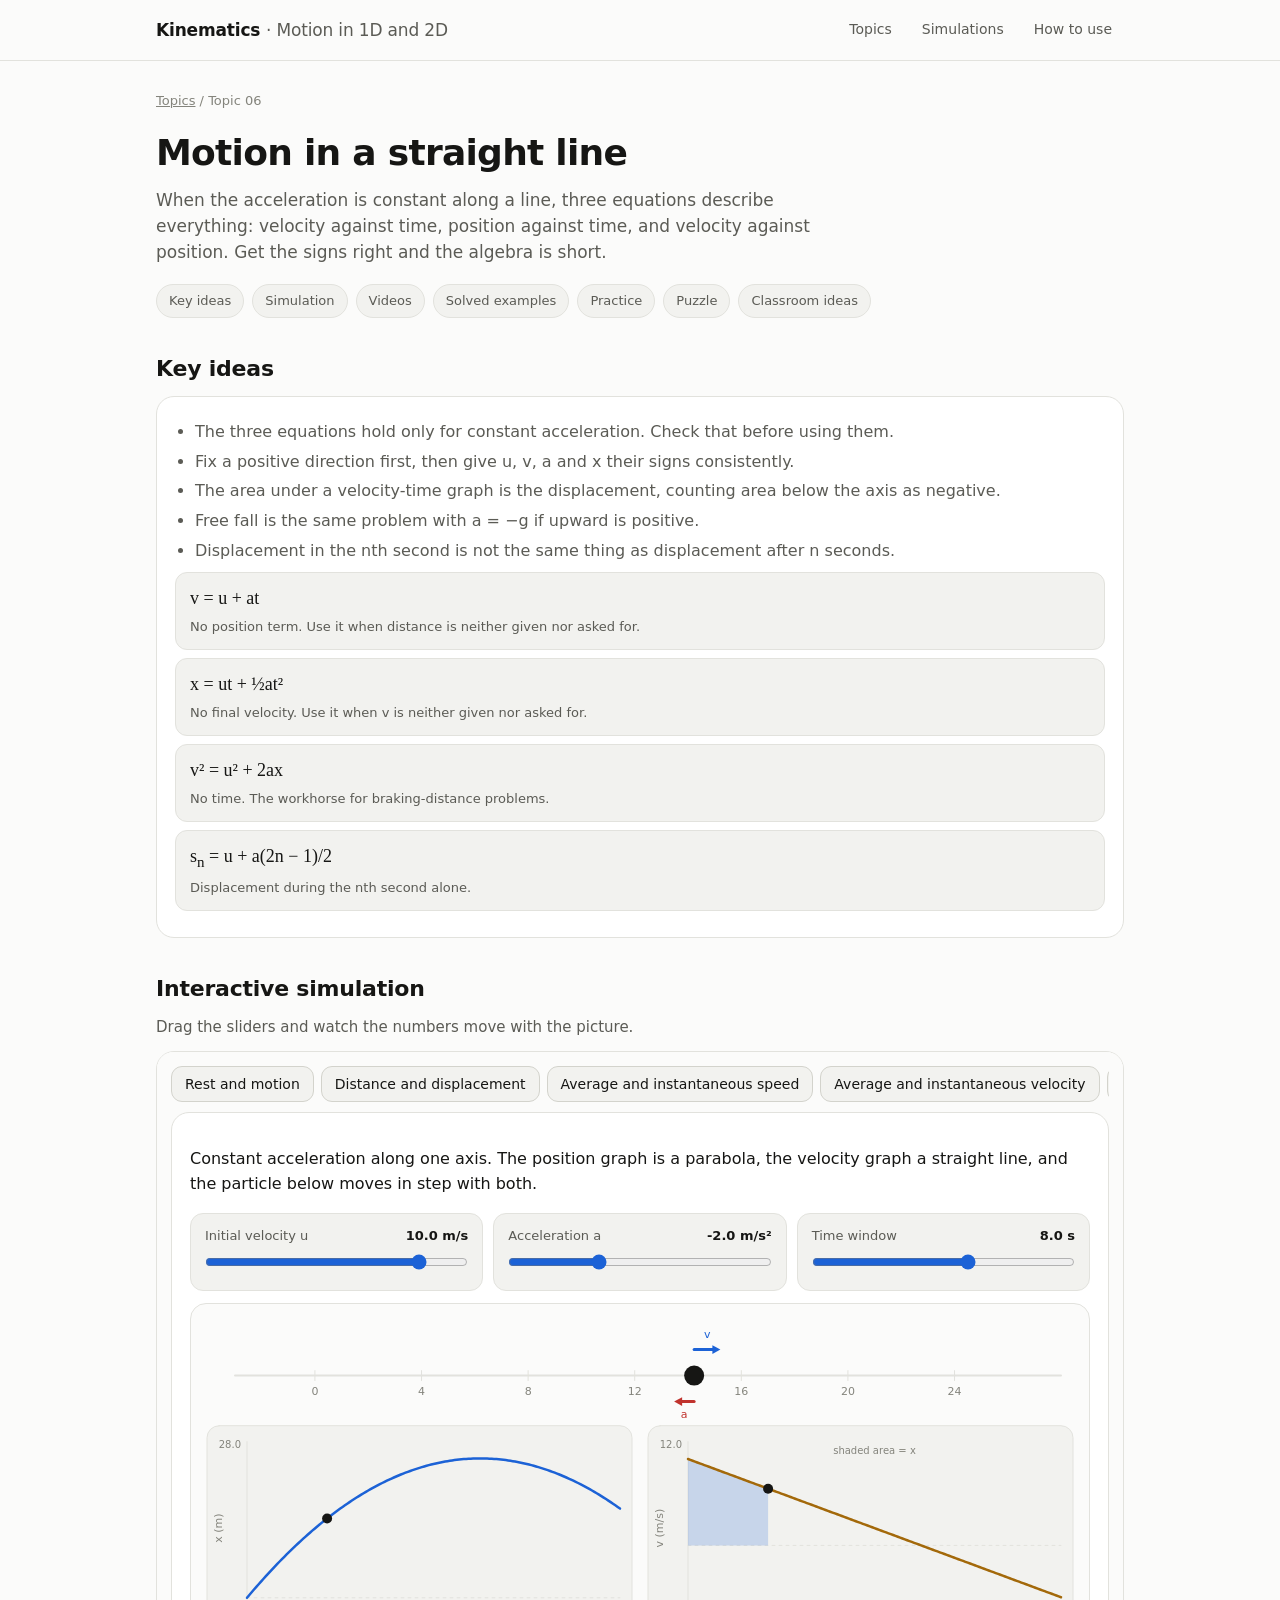
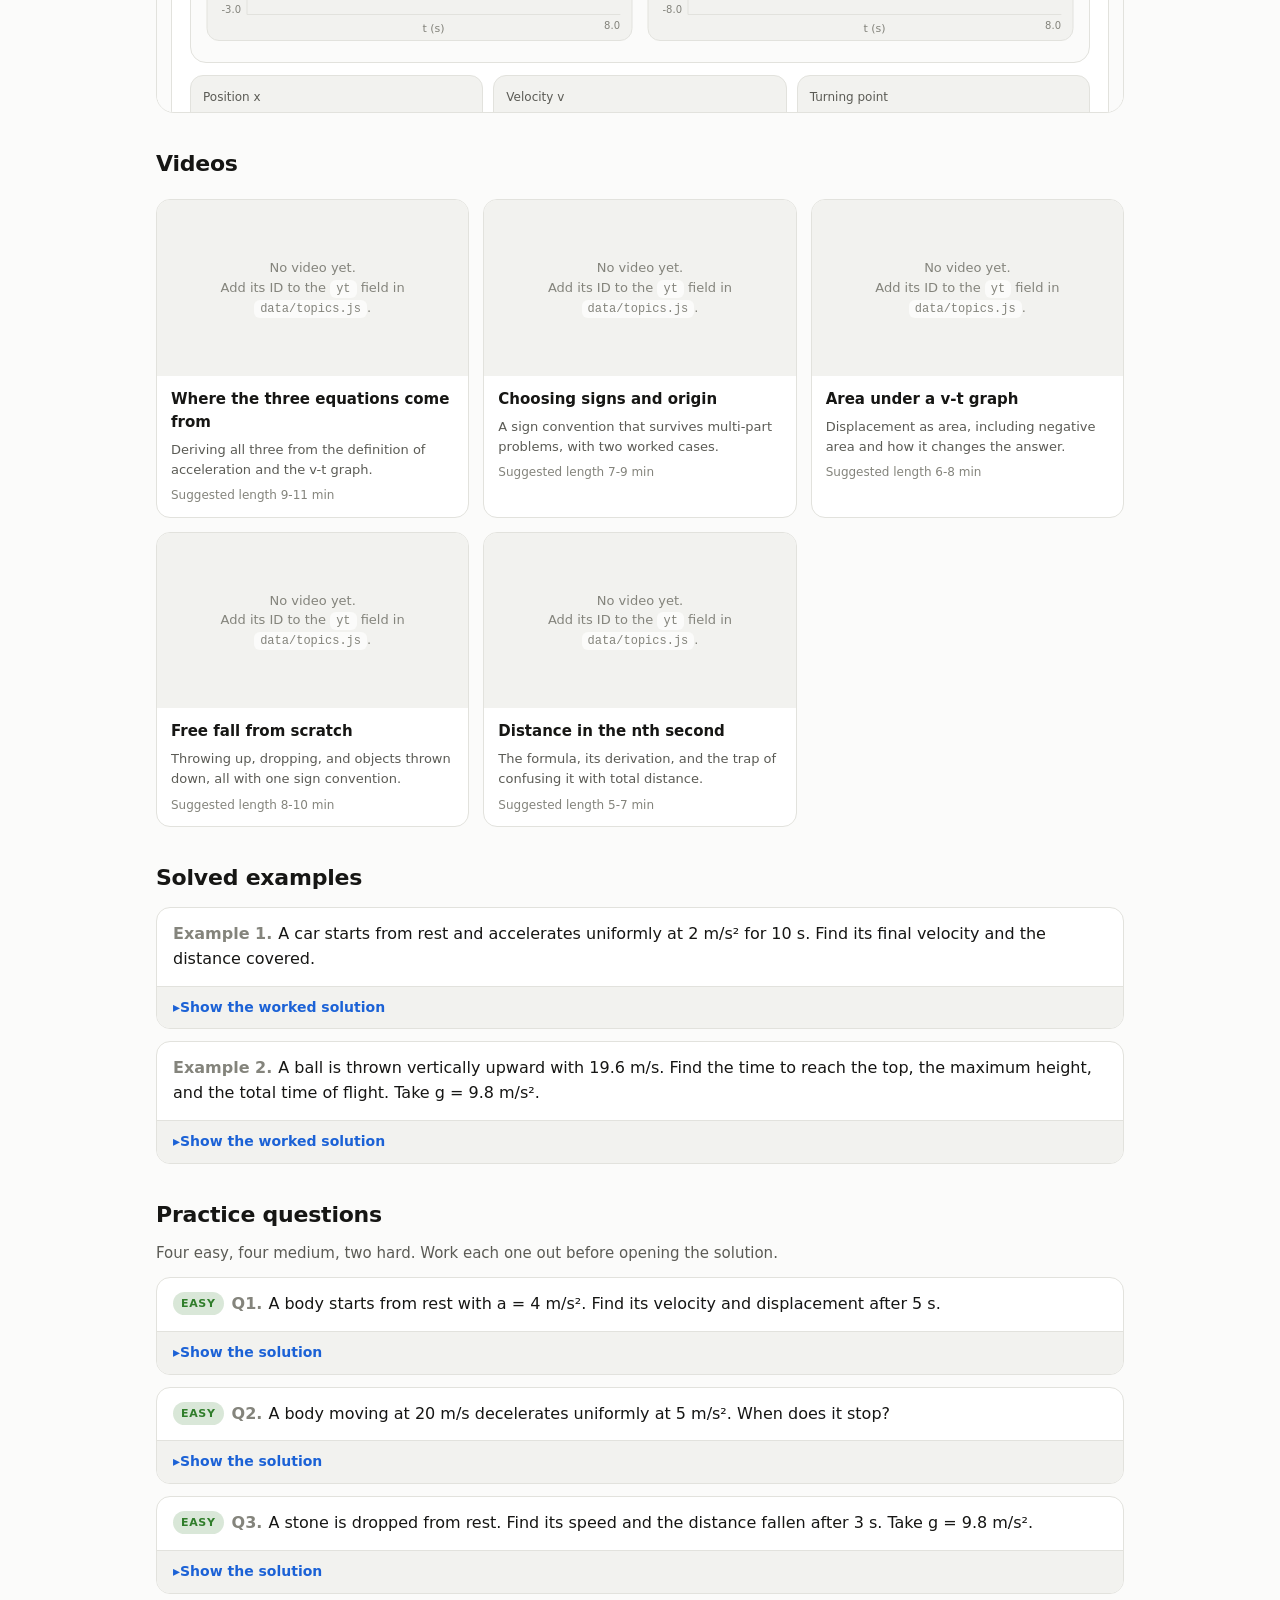
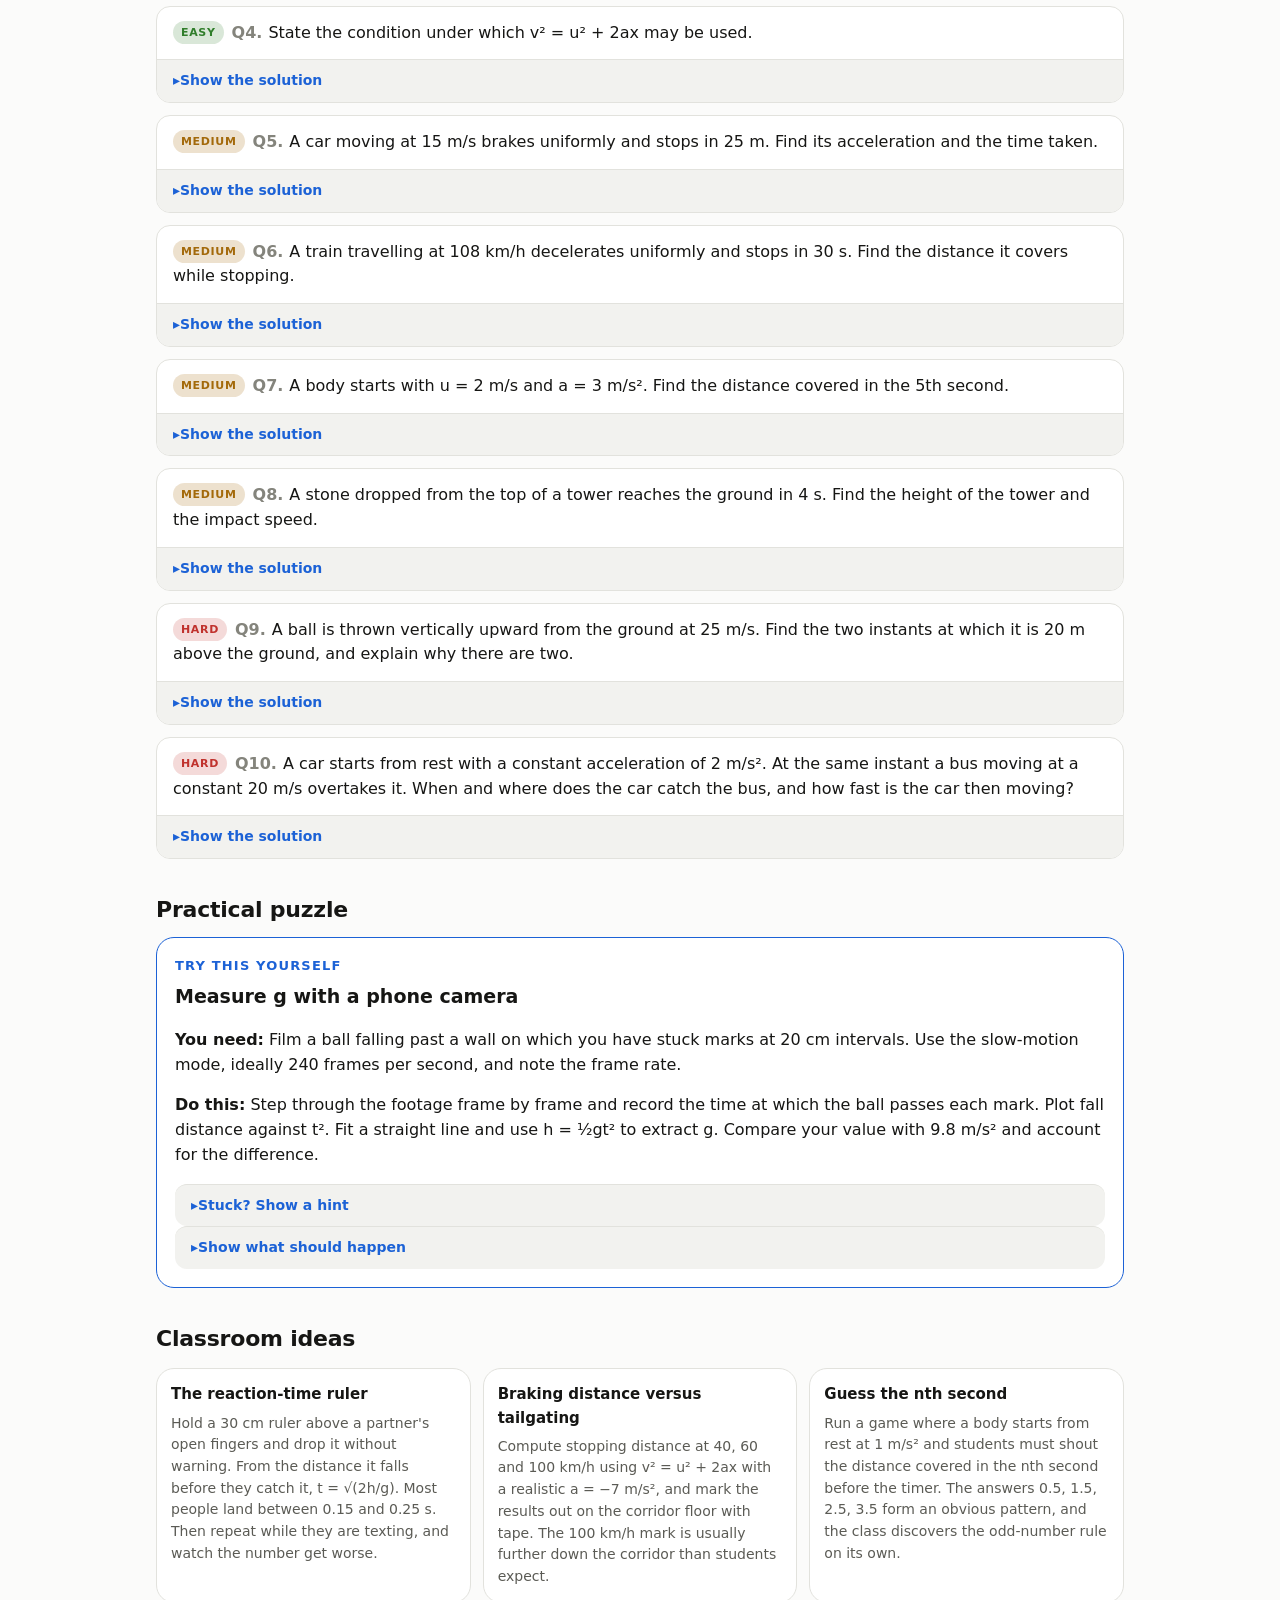
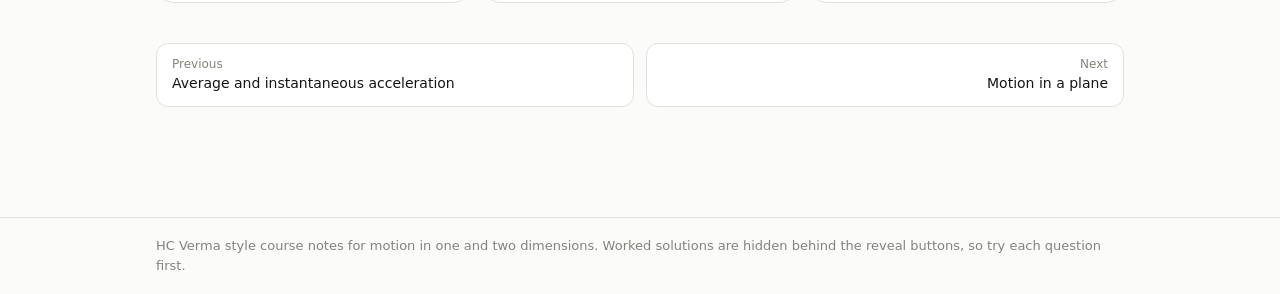
<file: 06_motion_in_a_straight_line.html>
<!doctype html>
<html lang="en"><head><meta charset="utf-8">
<title>Moved</title>
<meta http-equiv="refresh" content="0; url=topic.html?t=straight-line">
<link rel="canonical" href="topic.html?t=straight-line">
</head>
<body><p>This page moved. <a href="topic.html?t=straight-line">Continue to Motion in a straight line</a>.</p>
<script>location.replace("topic.html?t=straight-line")</script>
</body></html>
</file>
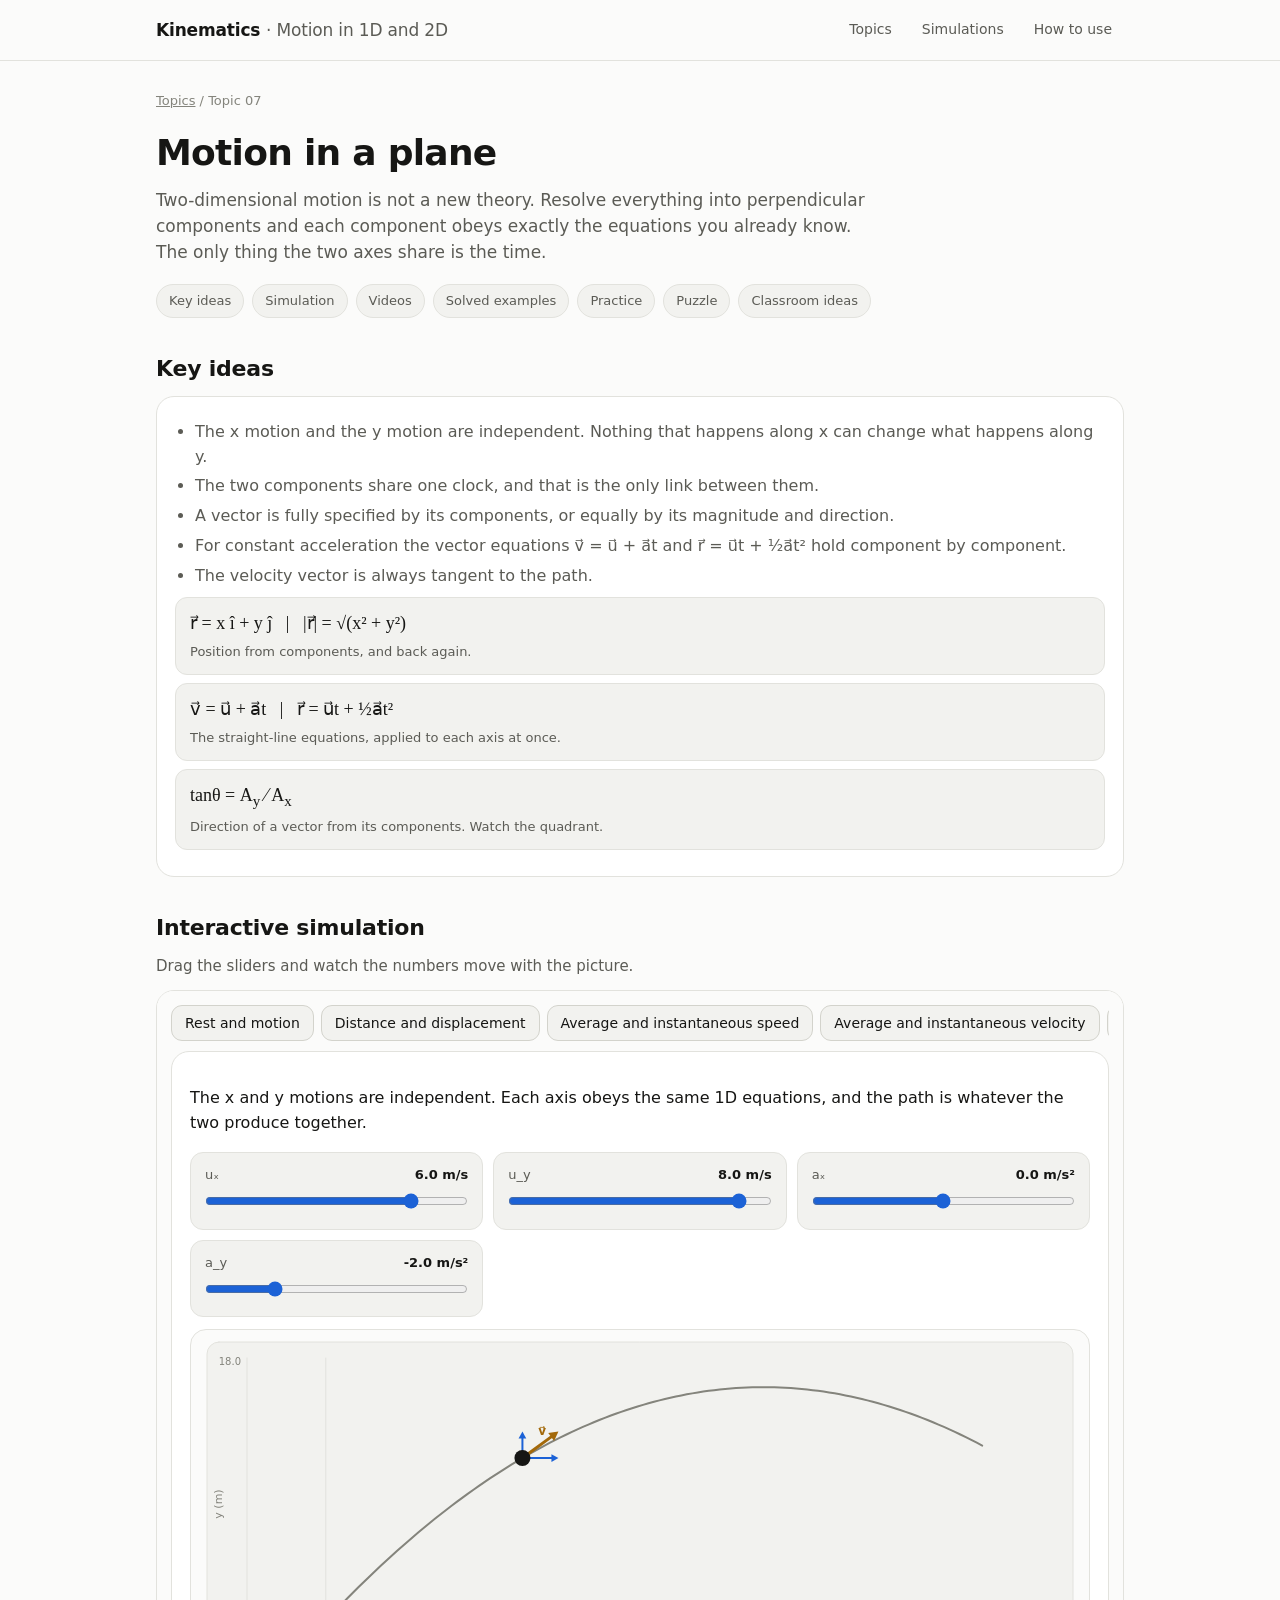
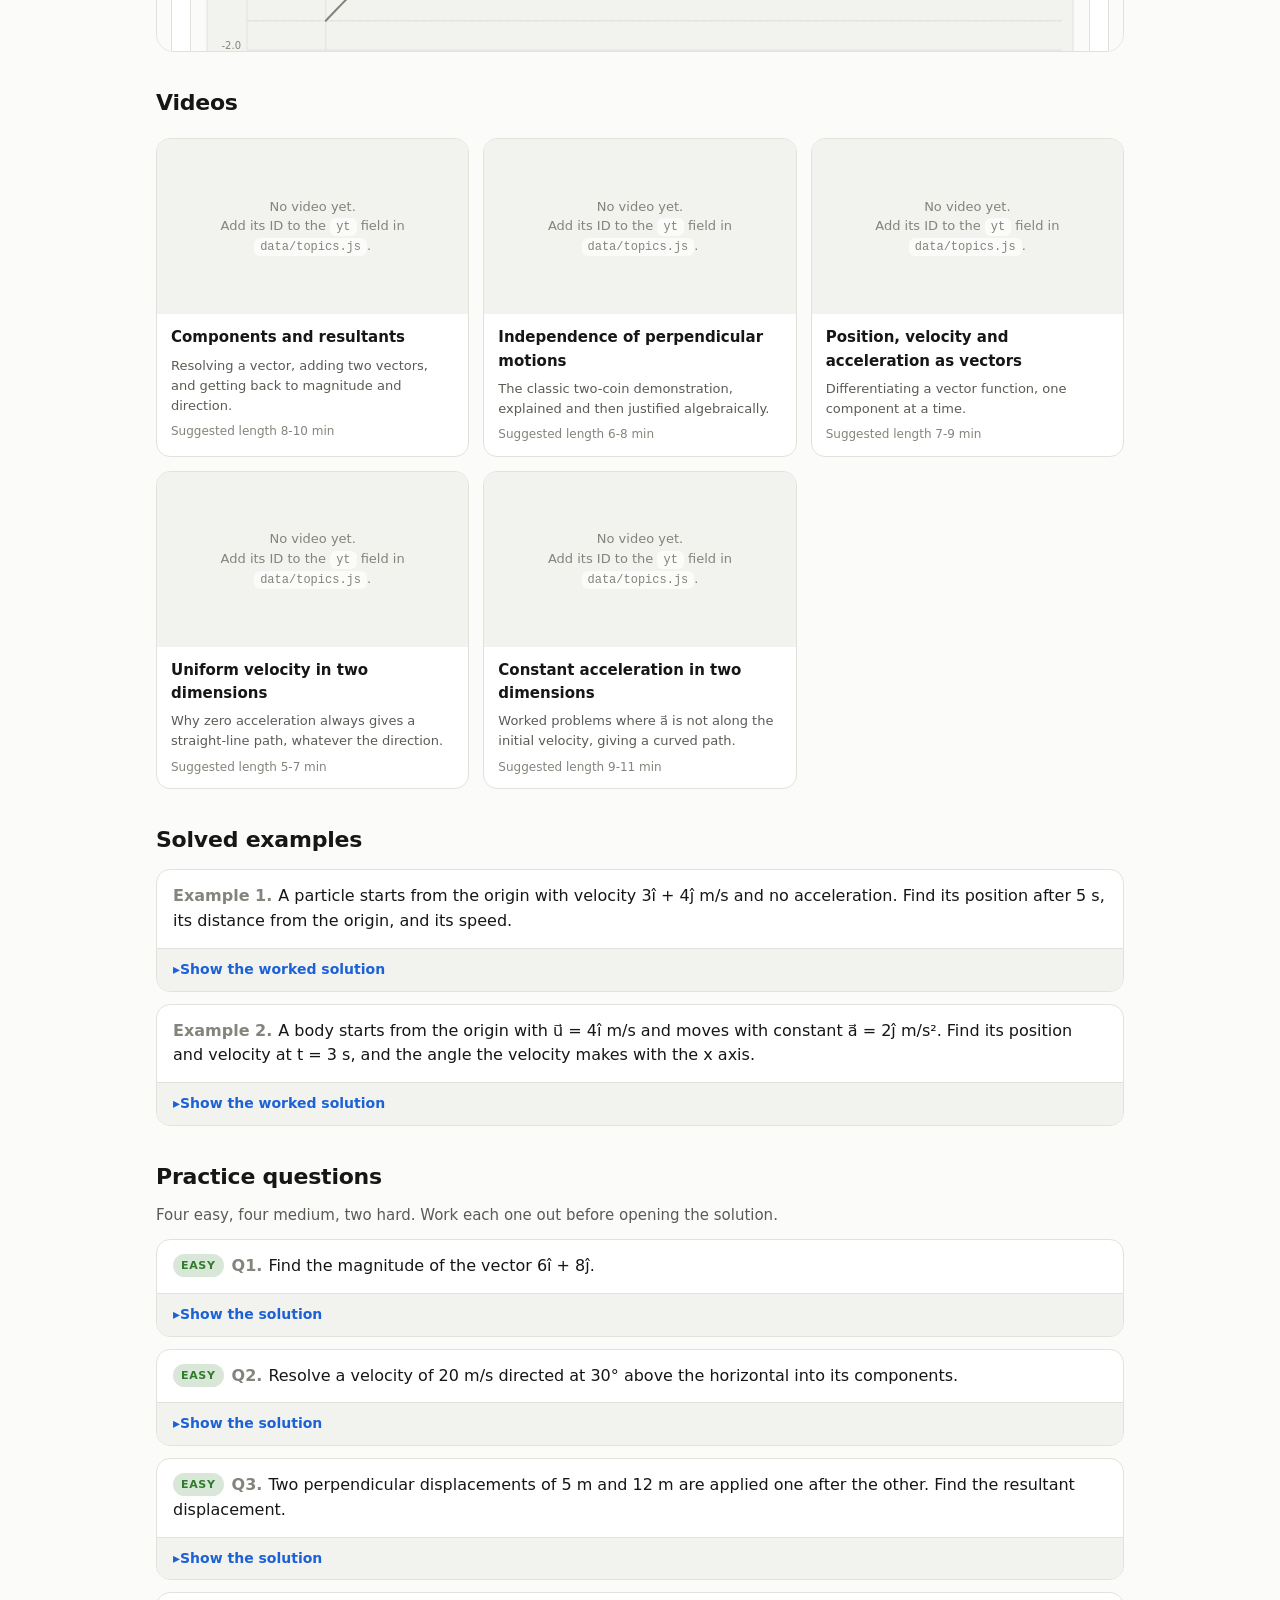
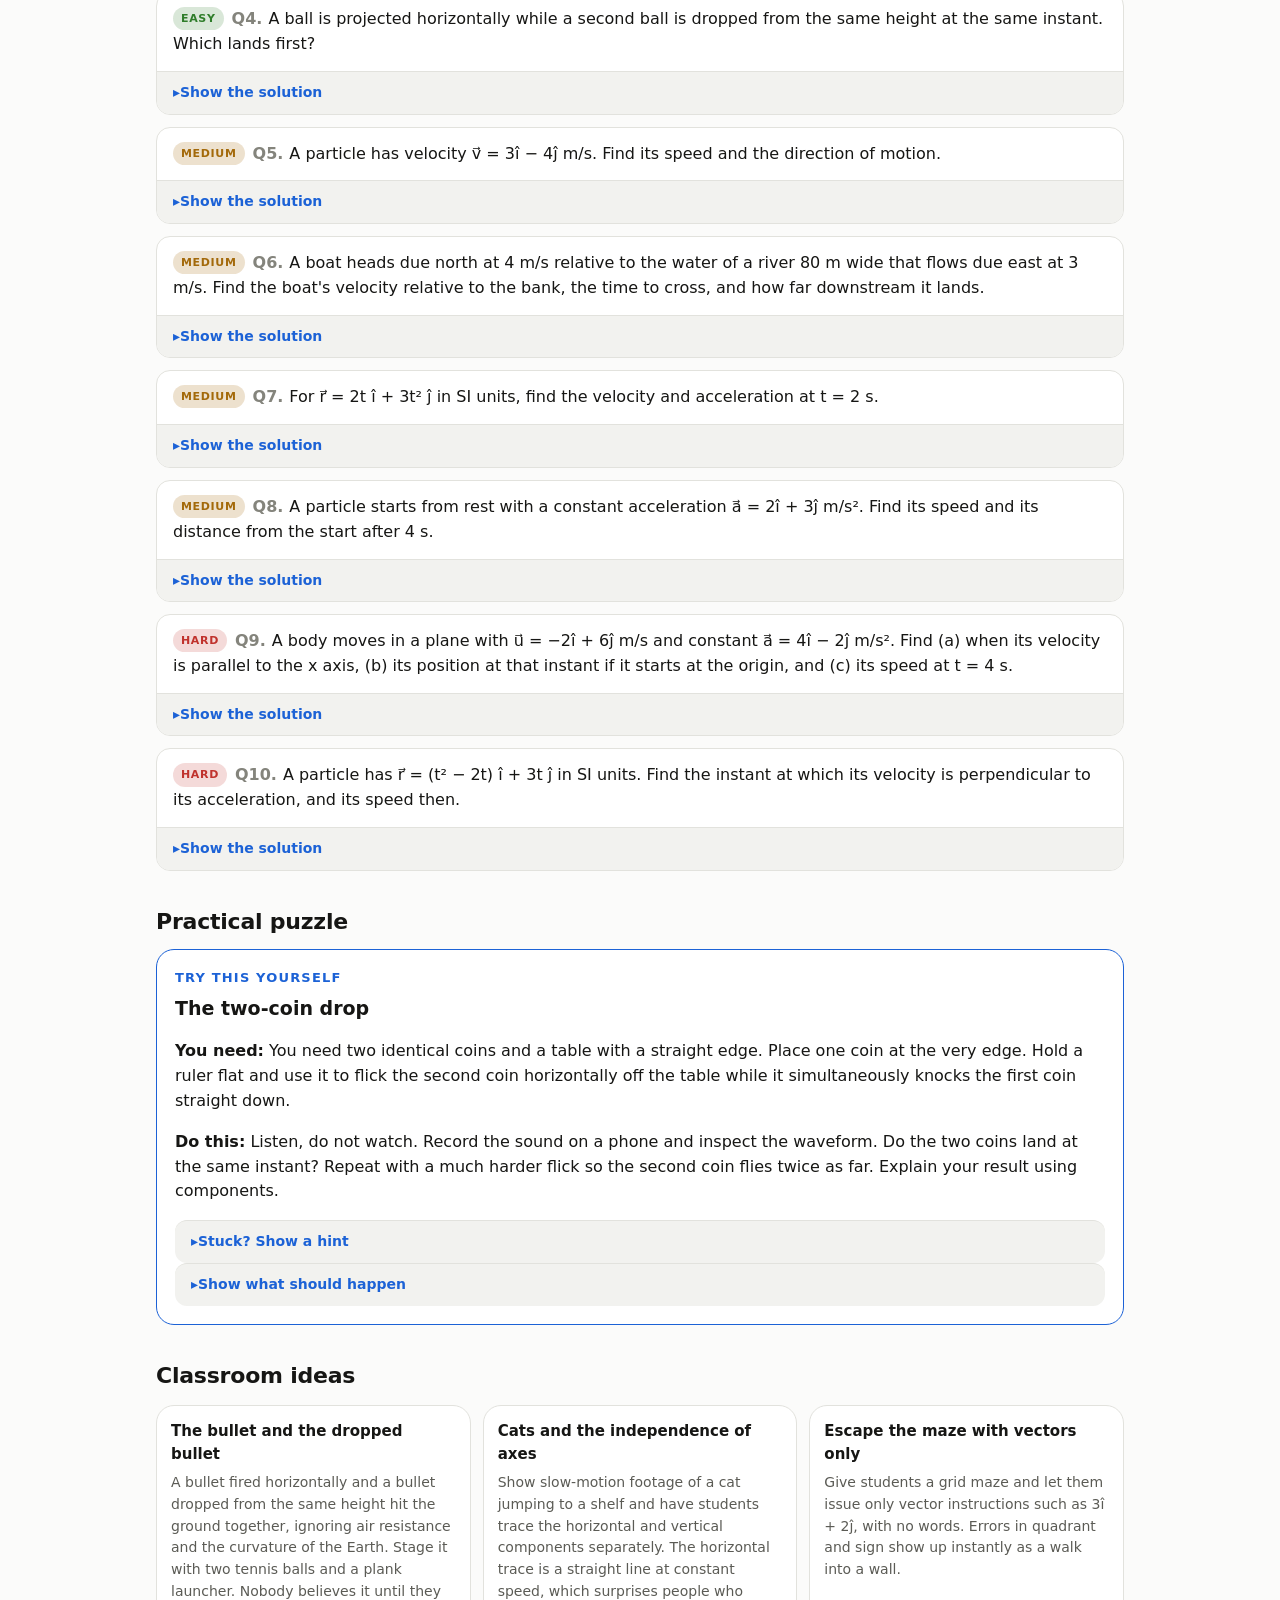
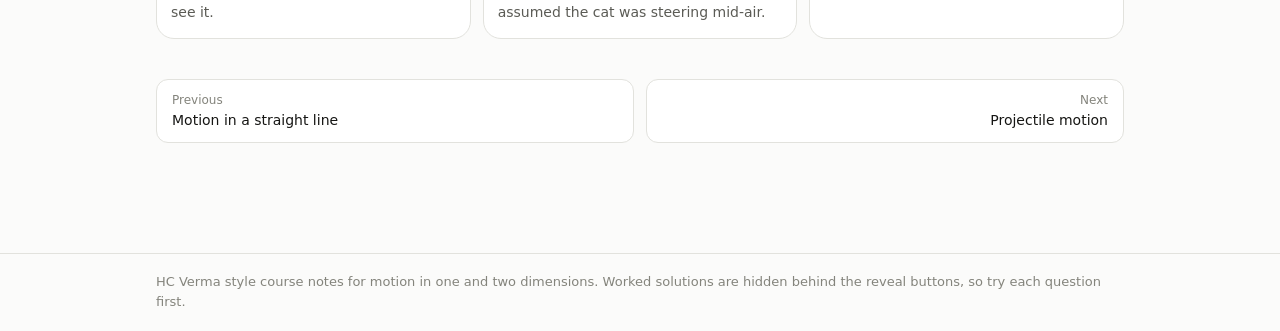
<file: 07_motion_in_a_plane.html>
<!doctype html>
<html lang="en"><head><meta charset="utf-8">
<title>Moved</title>
<meta http-equiv="refresh" content="0; url=topic.html?t=motion-in-a-plane">
<link rel="canonical" href="topic.html?t=motion-in-a-plane">
</head>
<body><p>This page moved. <a href="topic.html?t=motion-in-a-plane">Continue to Motion in a plane</a>.</p>
<script>location.replace("topic.html?t=motion-in-a-plane")</script>
</body></html>
</file>
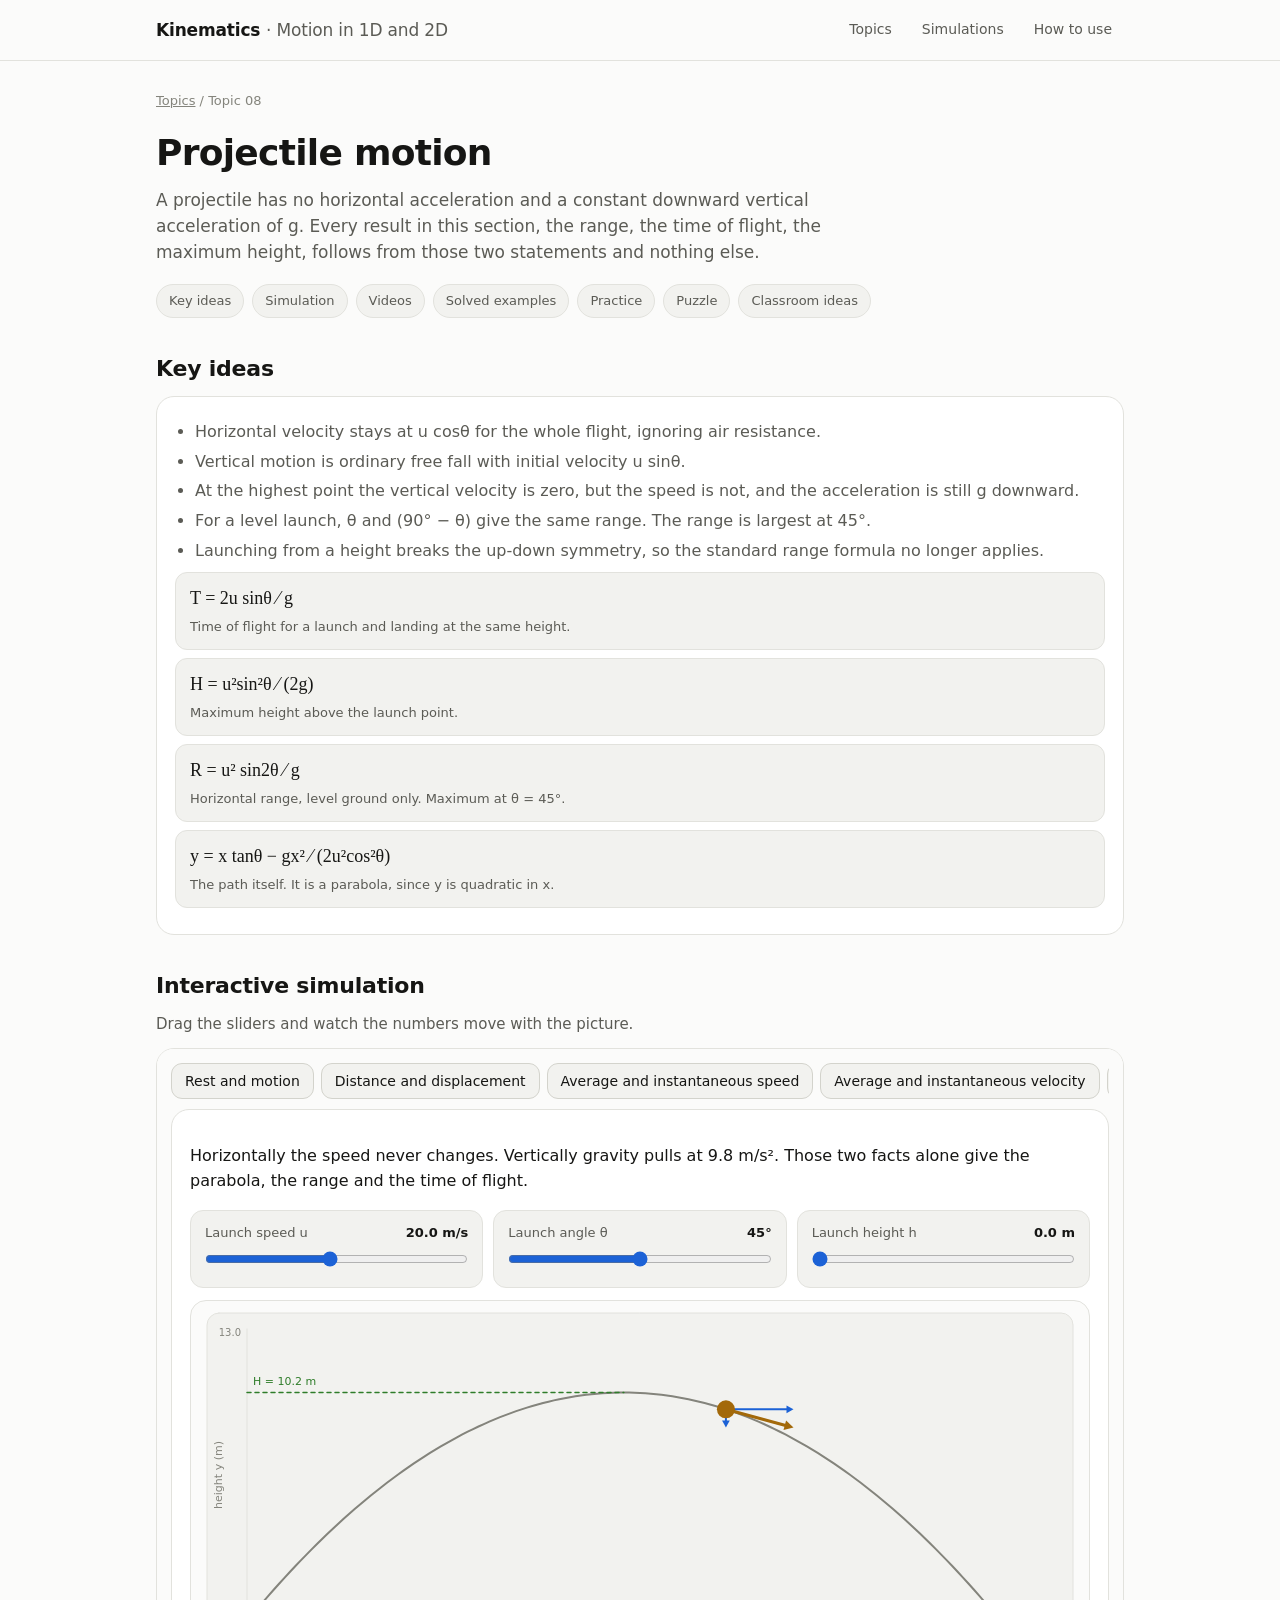
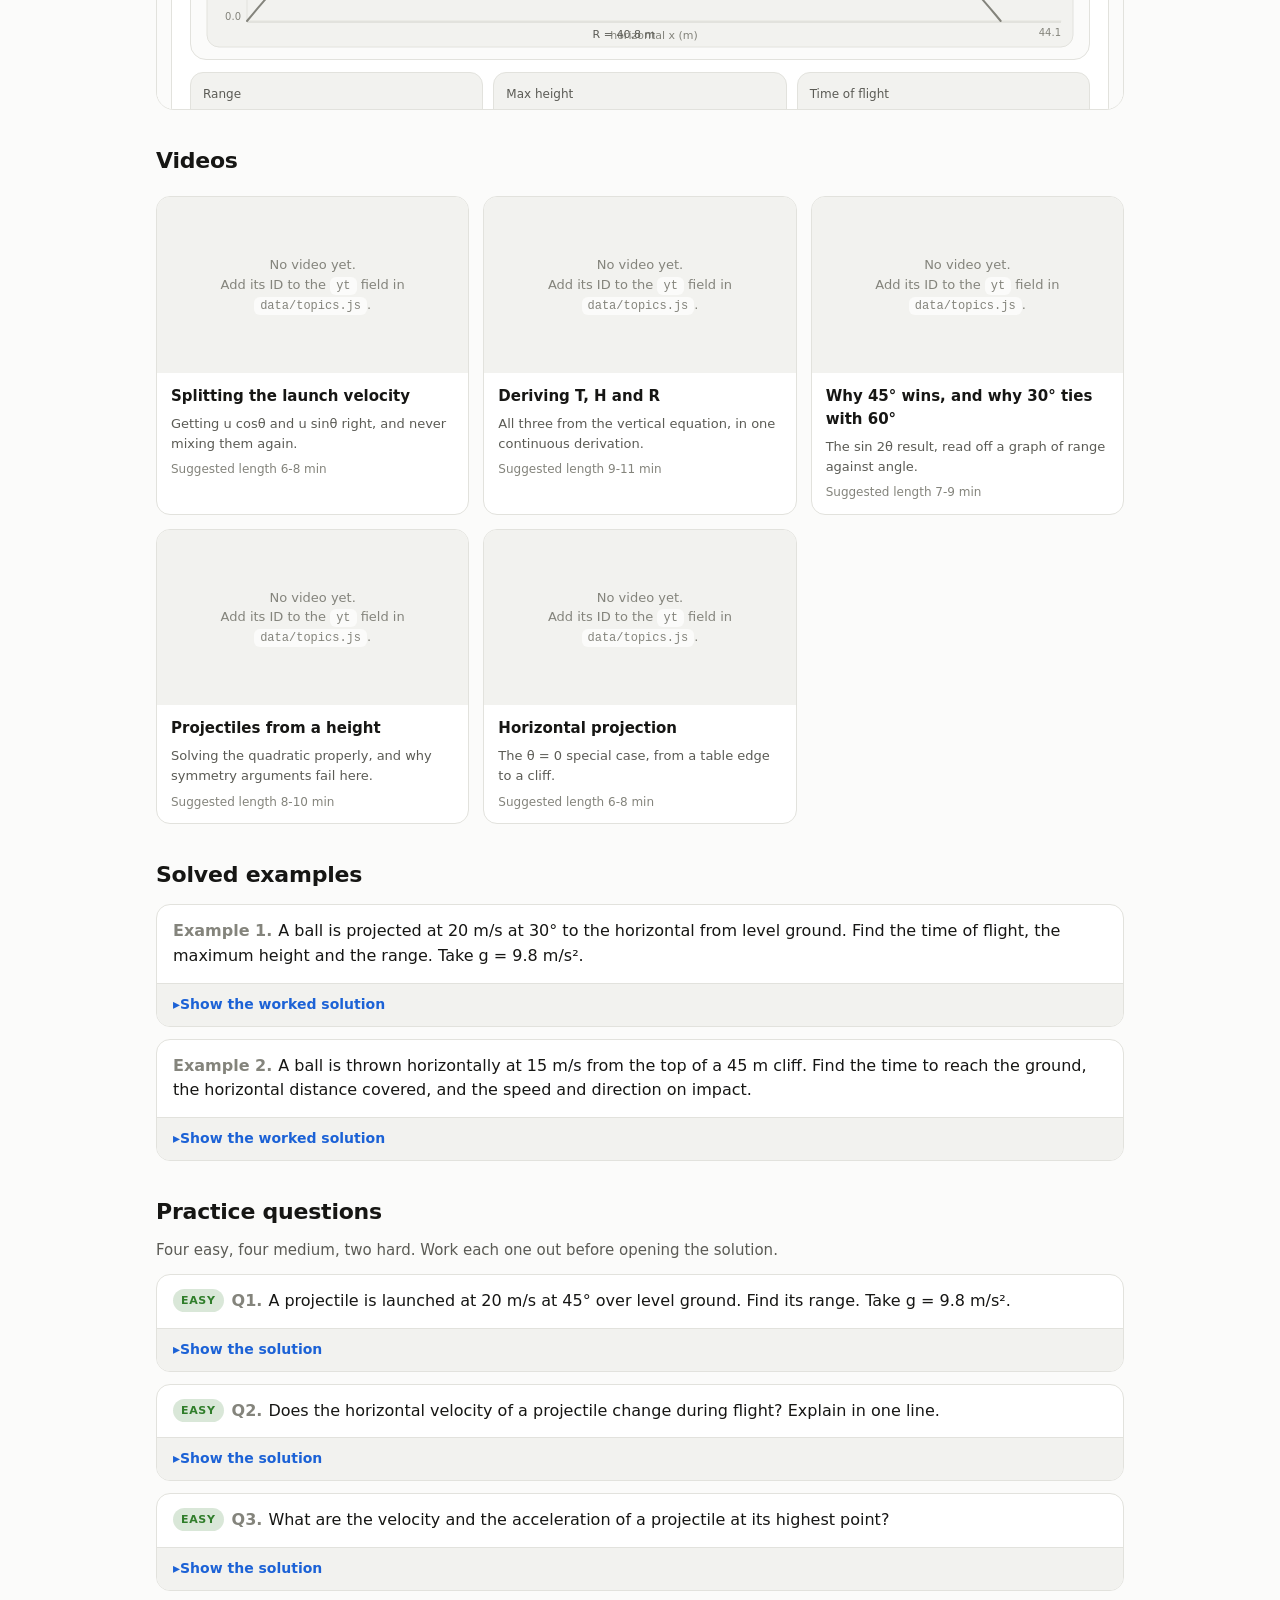
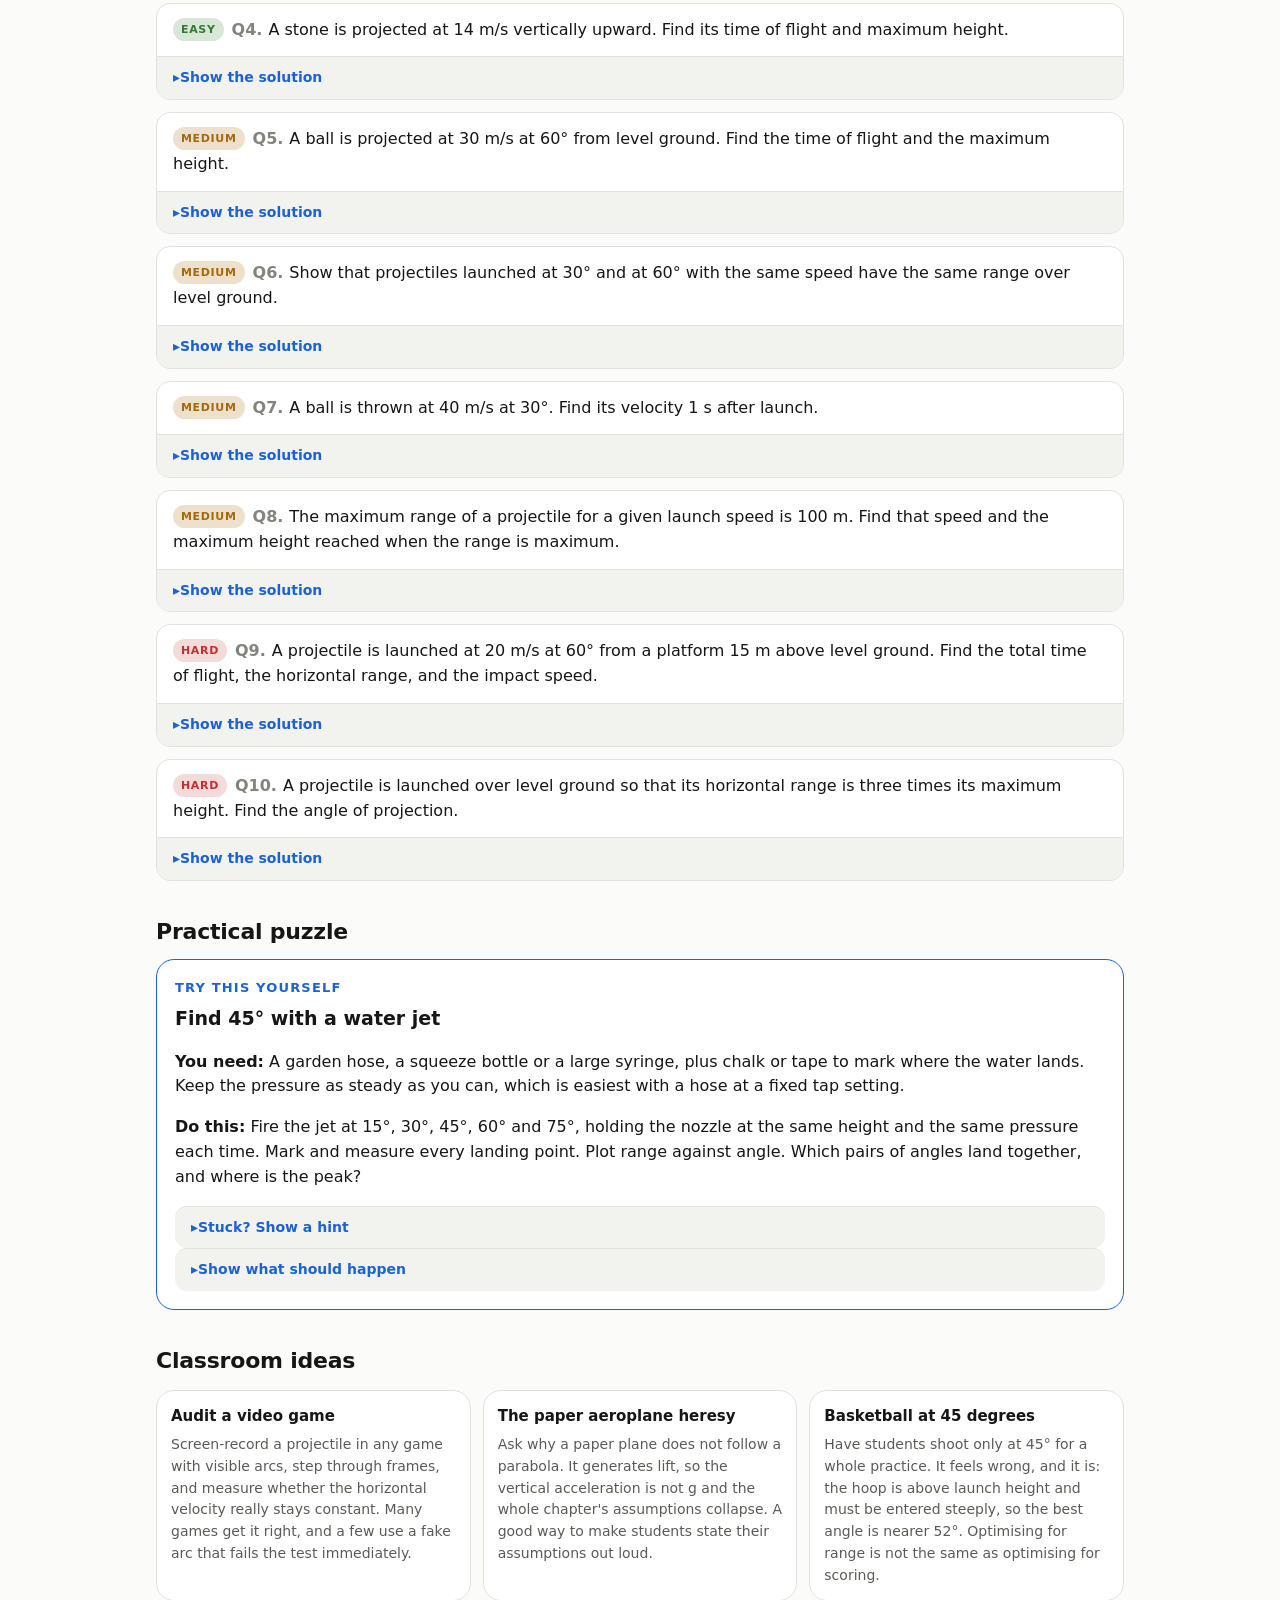
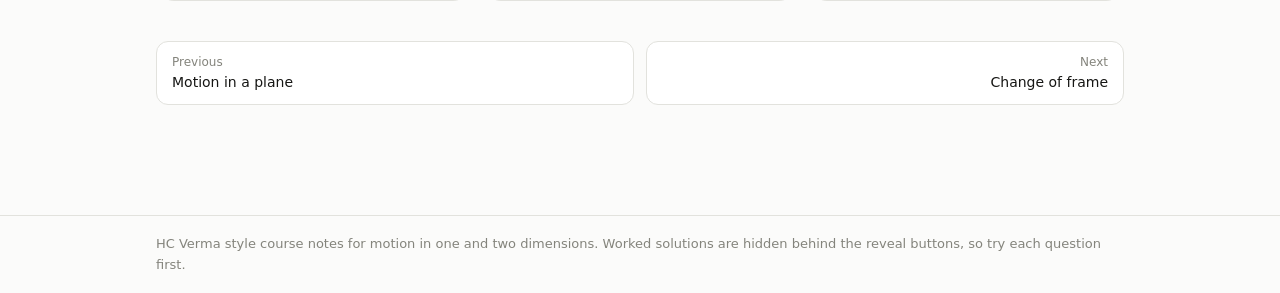
<file: 08_projectile_motion.html>
<!doctype html>
<html lang="en"><head><meta charset="utf-8">
<title>Moved</title>
<meta http-equiv="refresh" content="0; url=topic.html?t=projectile-motion">
<link rel="canonical" href="topic.html?t=projectile-motion">
</head>
<body><p>This page moved. <a href="topic.html?t=projectile-motion">Continue to Projectile motion</a>.</p>
<script>location.replace("topic.html?t=projectile-motion")</script>
</body></html>
</file>
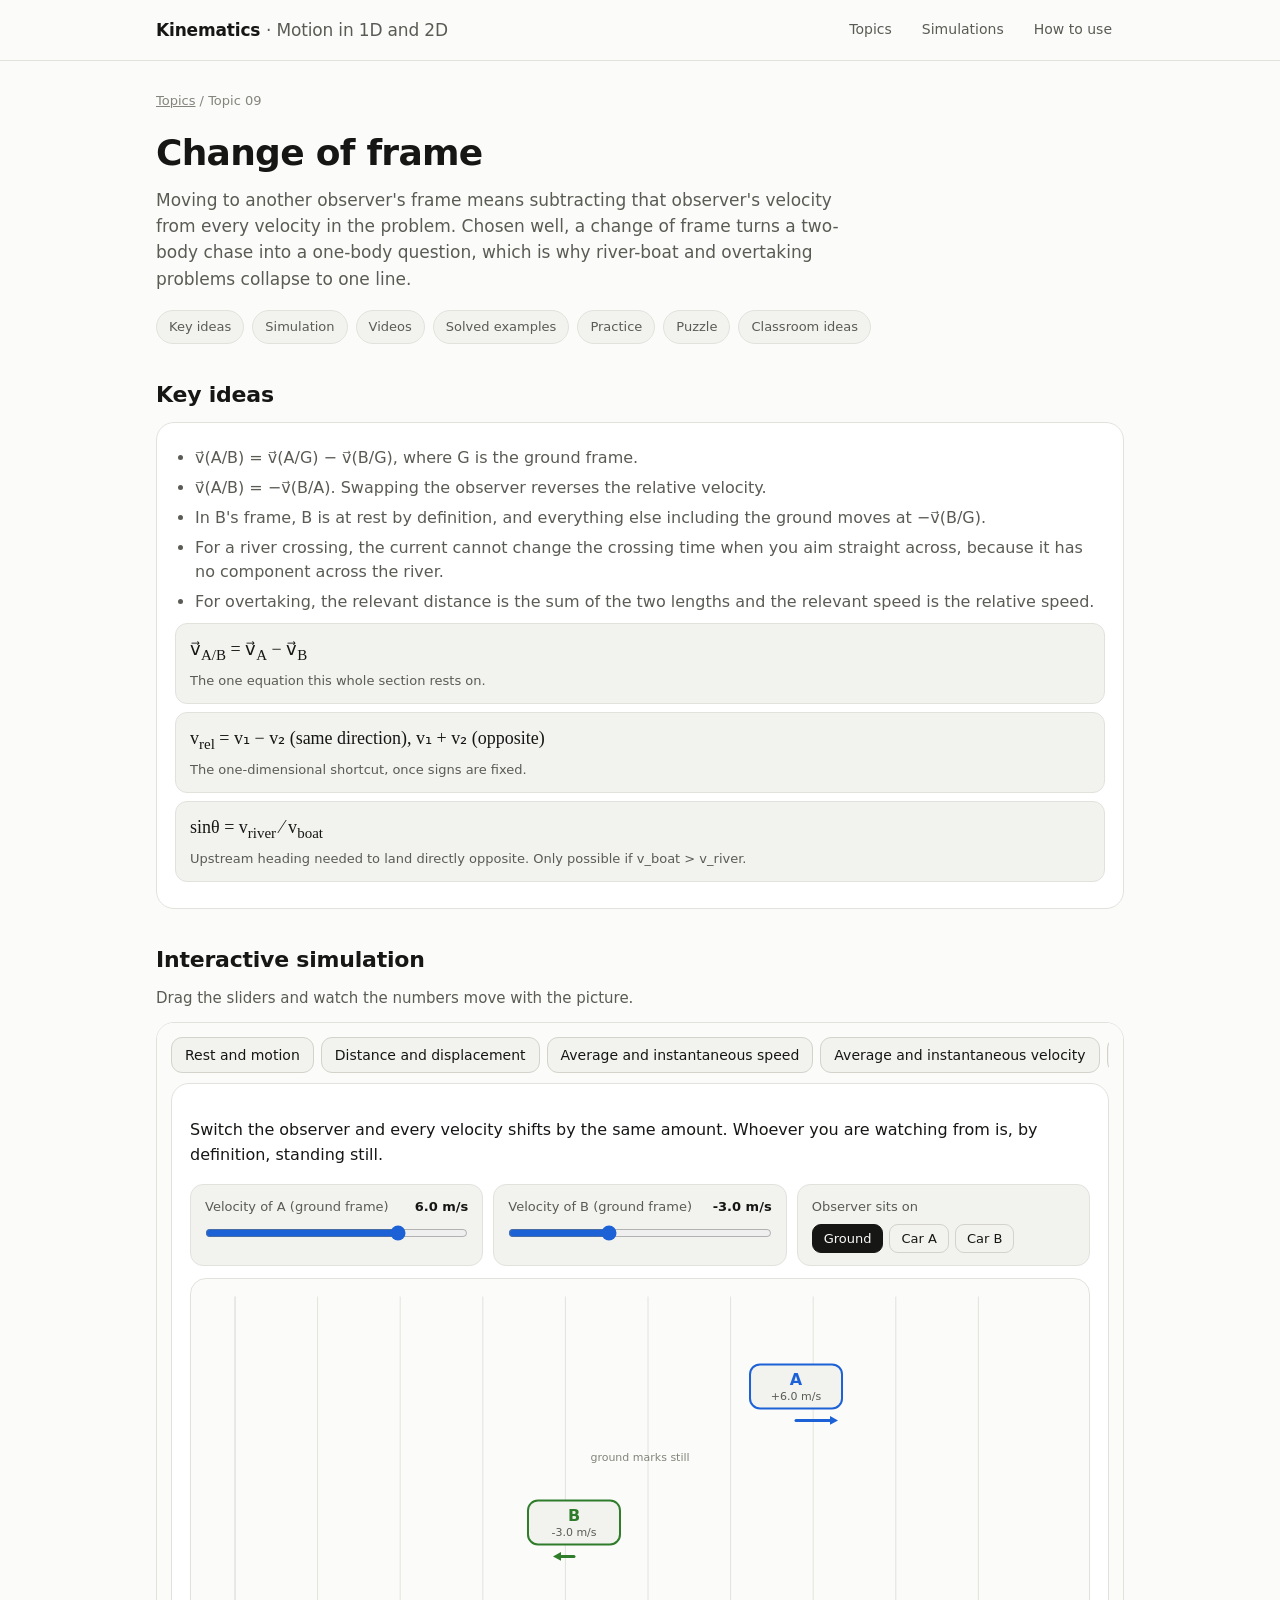
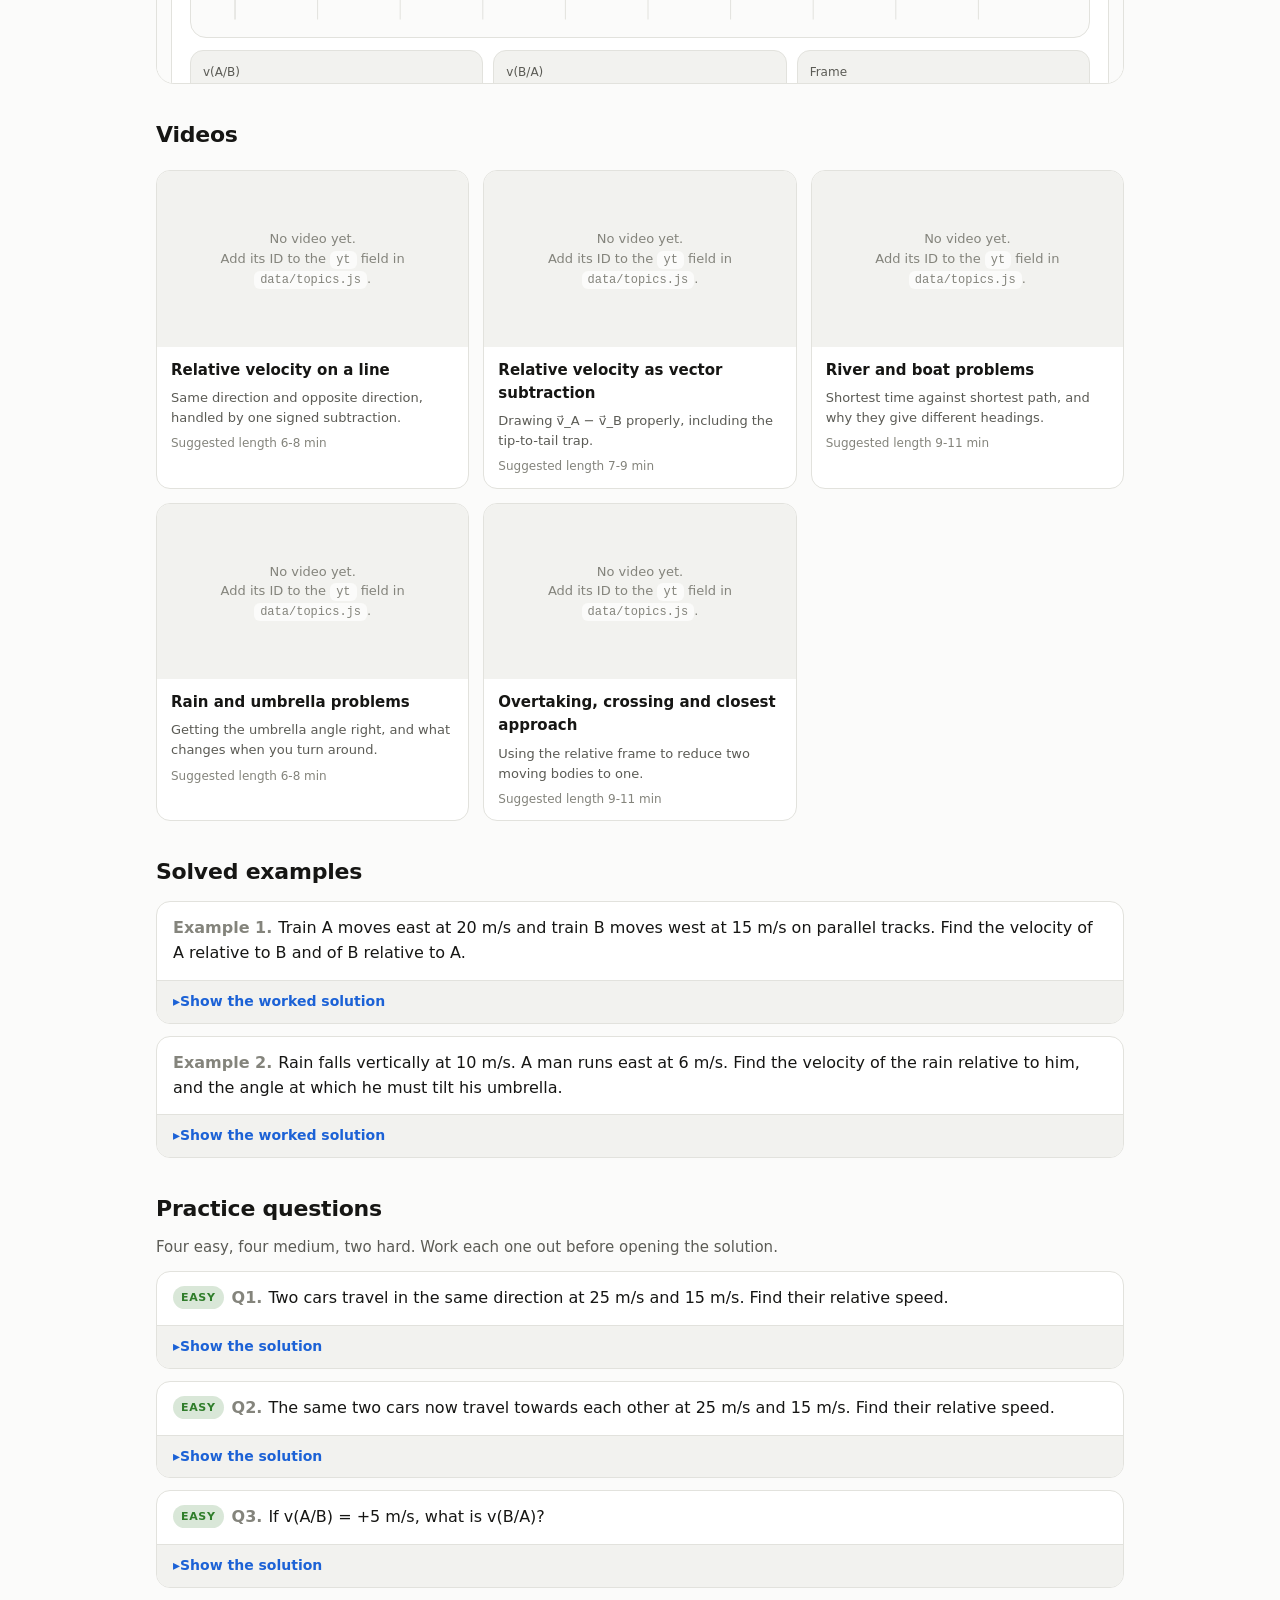
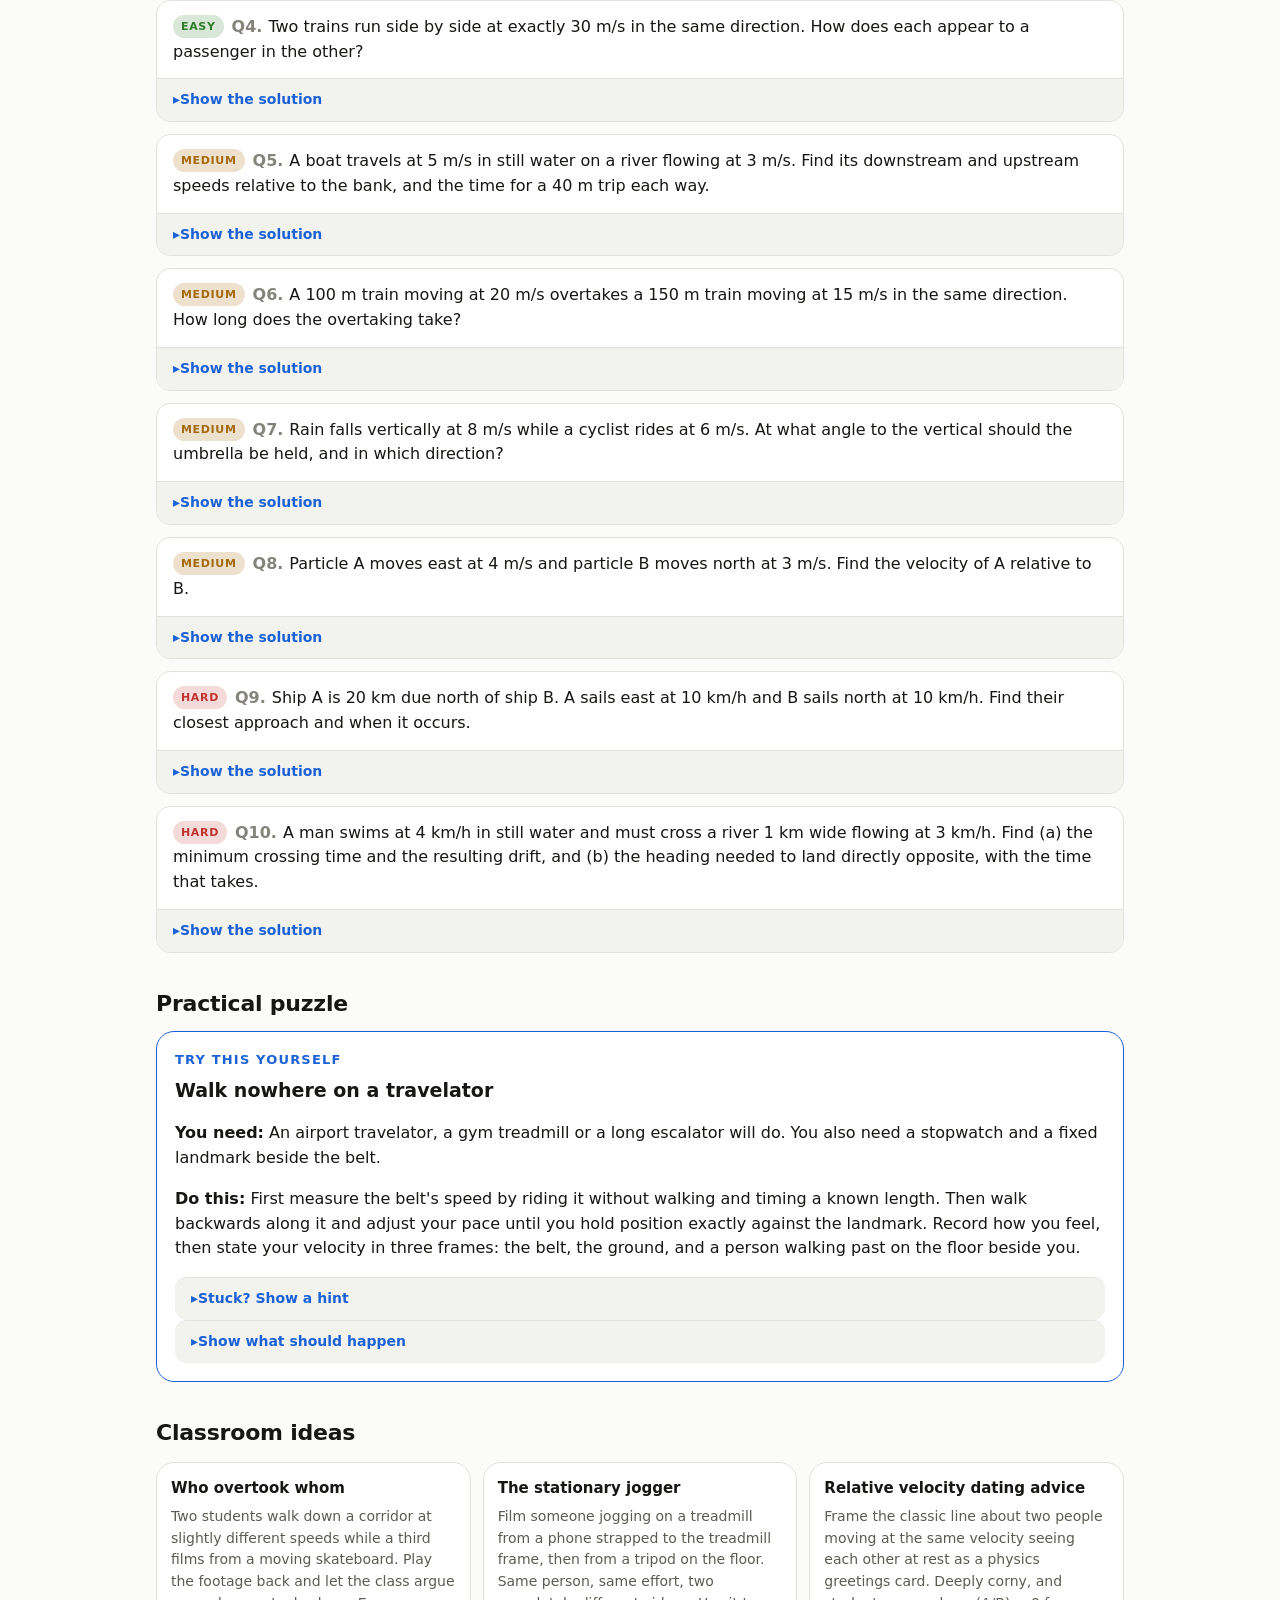
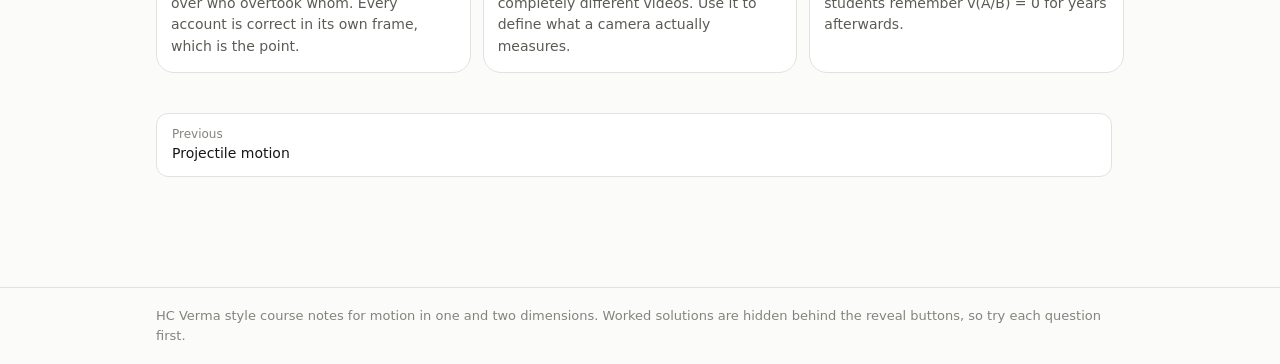
<file: 09_change_of_frame.html>
<!doctype html>
<html lang="en"><head><meta charset="utf-8">
<title>Moved</title>
<meta http-equiv="refresh" content="0; url=topic.html?t=change-of-frame">
<link rel="canonical" href="topic.html?t=change-of-frame">
</head>
<body><p>This page moved. <a href="topic.html?t=change-of-frame">Continue to Change of frame</a>.</p>
<script>location.replace("topic.html?t=change-of-frame")</script>
</body></html>
</file>
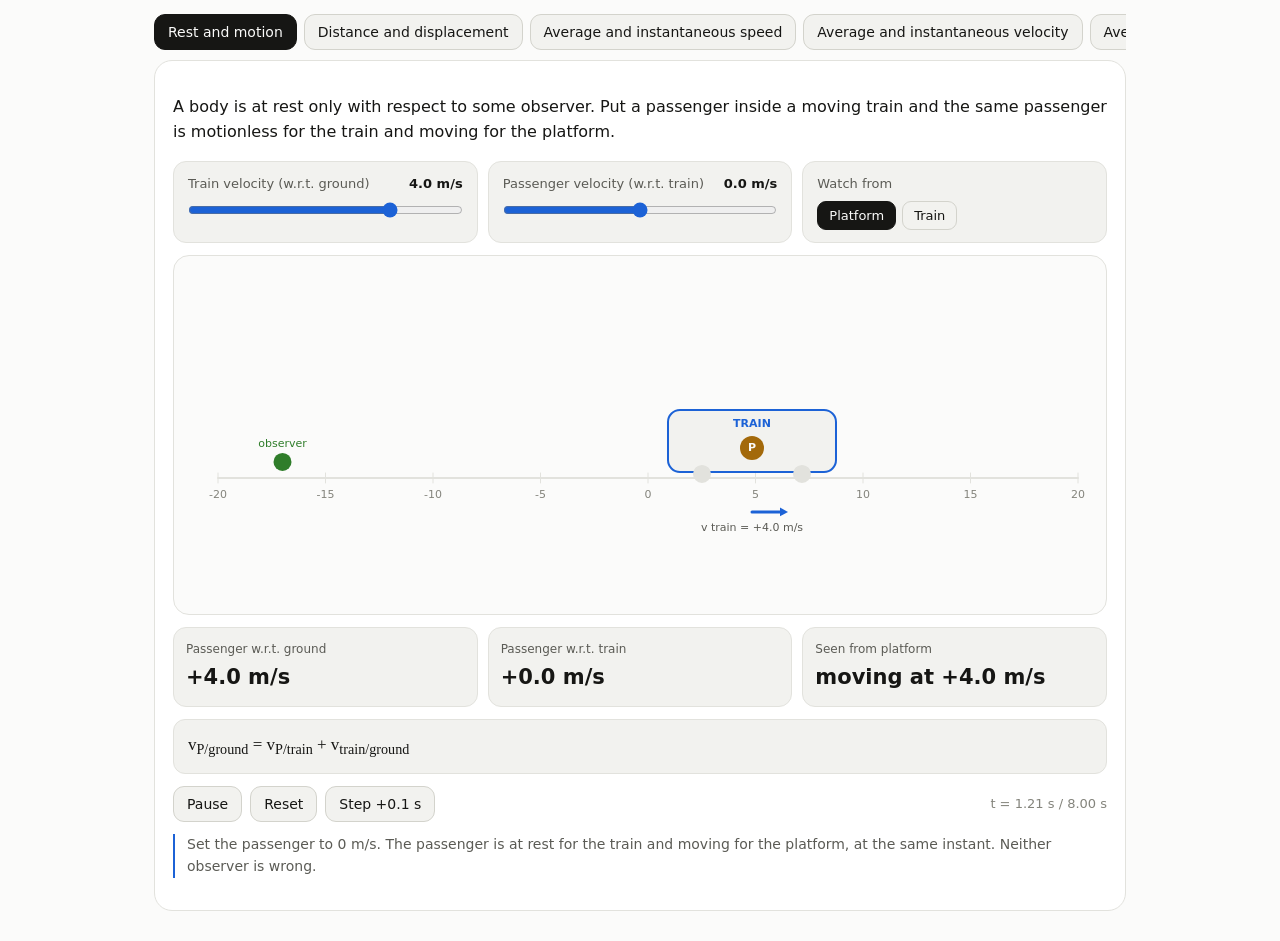
<file: sim.html>
<!doctype html>
<html lang="en">
<head>
<meta charset="utf-8">
<meta name="viewport" content="width=device-width,initial-scale=1">
<title>Kinematics simulations</title>
<meta name="description" content="Nine interactive simulations for motion in one and two dimensions.">
<link rel="icon" href="data:image/svg+xml,<svg xmlns='http://www.w3.org/2000/svg' viewBox='0 0 100 100'><text y='.9em' font-size='90'>🚀</text></svg>">
<link rel="stylesheet" href="assets/style.css">
</head>
<body>
<div class="simwrap">
  <div id="tabs"></div>
  <div class="card">
    <p class="desc" id="blurb"></p>
    <div id="controls"></div>
    <canvas id="c"></canvas>
    <div id="stats" class="stats"></div>
    <div class="formula" id="formula"></div>
    <div class="row">
      <button id="play">Pause</button>
      <button id="reset">Reset</button>
      <button id="step">Step +0.1 s</button>
      <span class="clock" id="clockv"></span>
    </div>
    <p id="note"></p>
  </div>
</div>
<script src="assets/sims.js"></script>
</body>
</html>
</file>
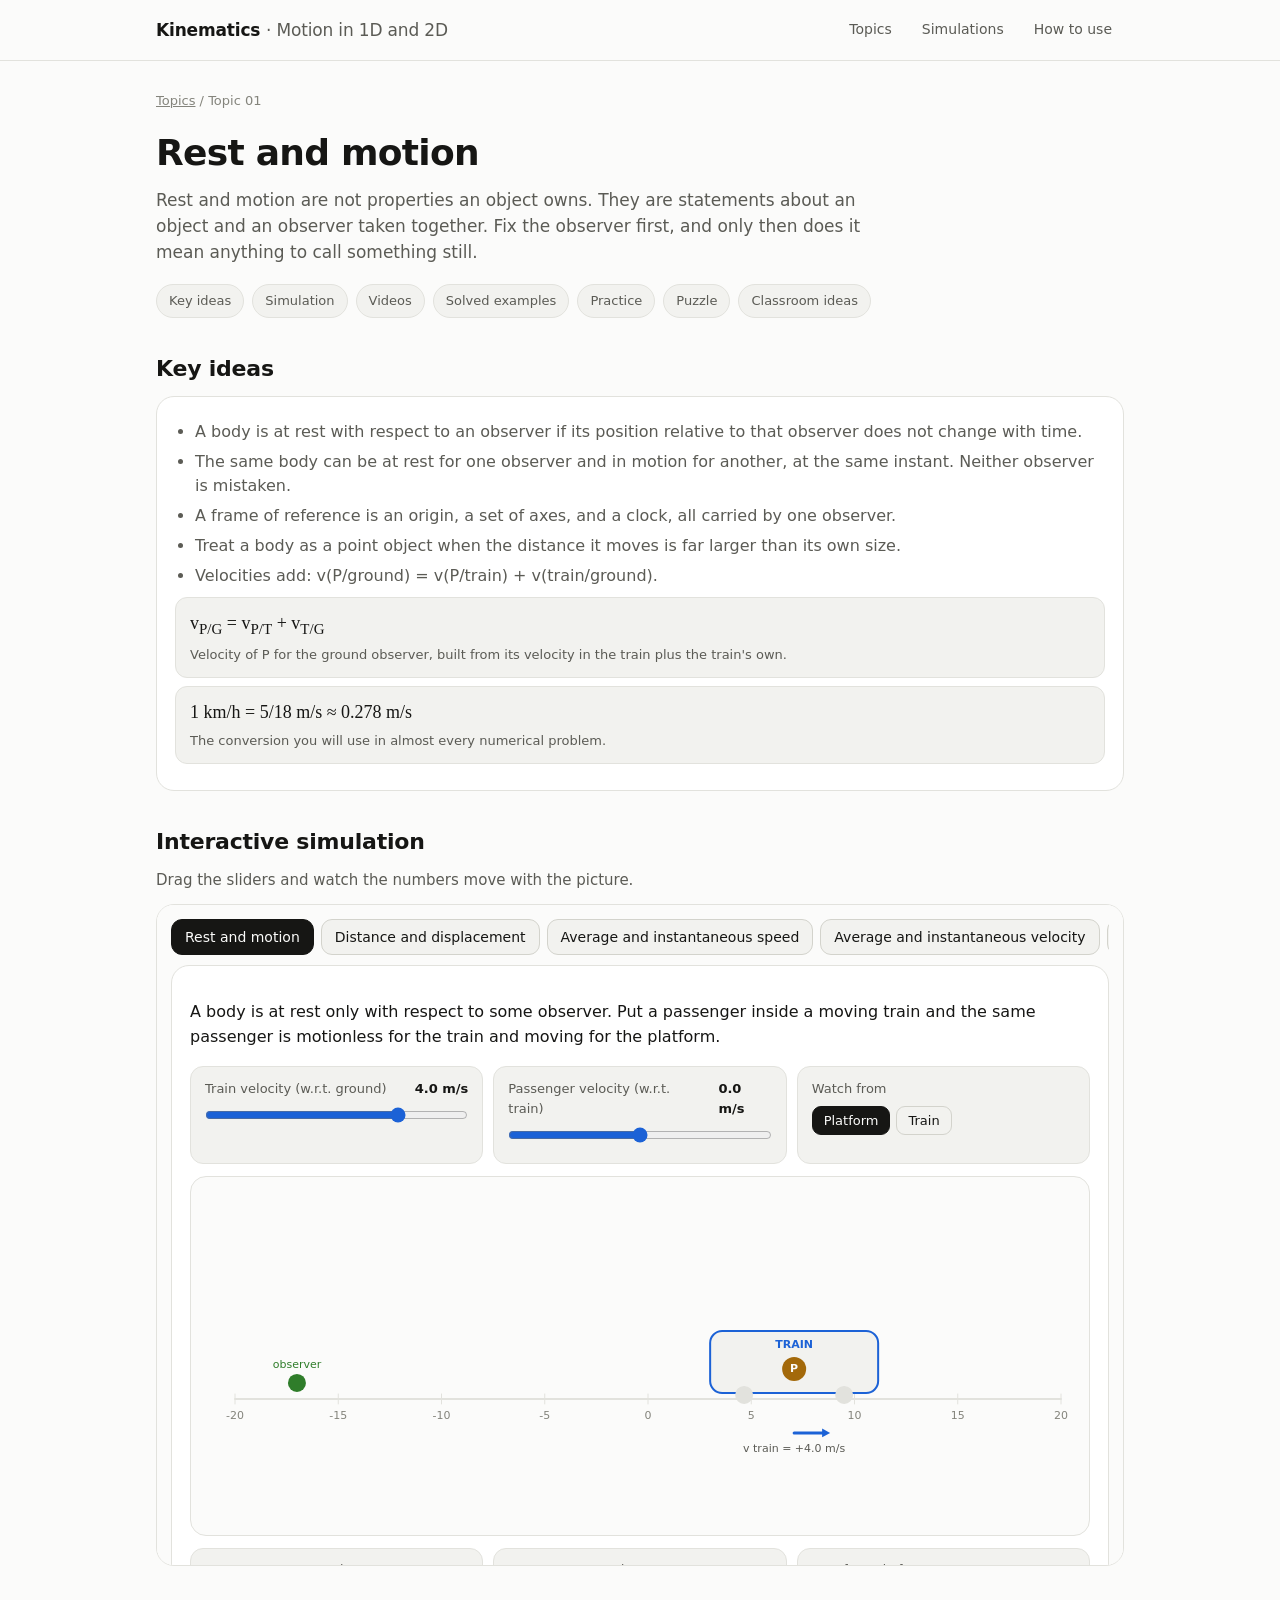
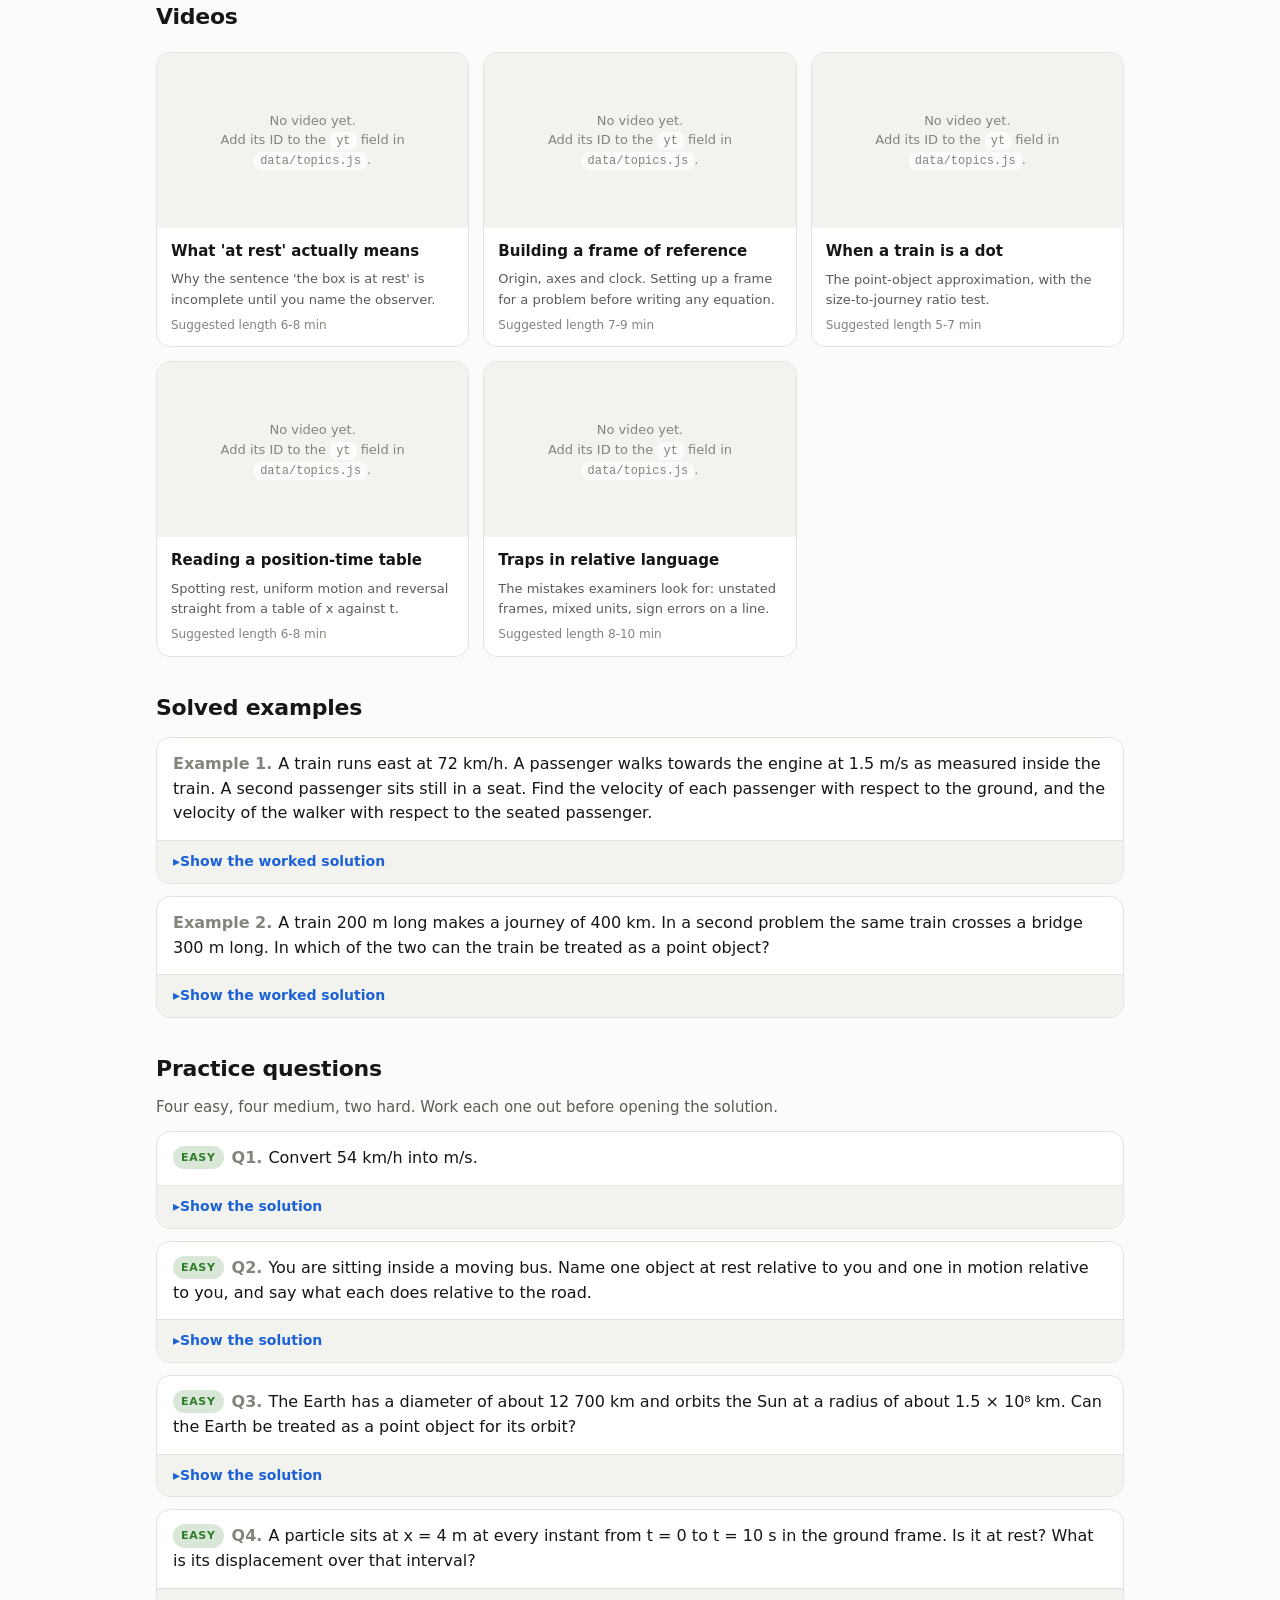
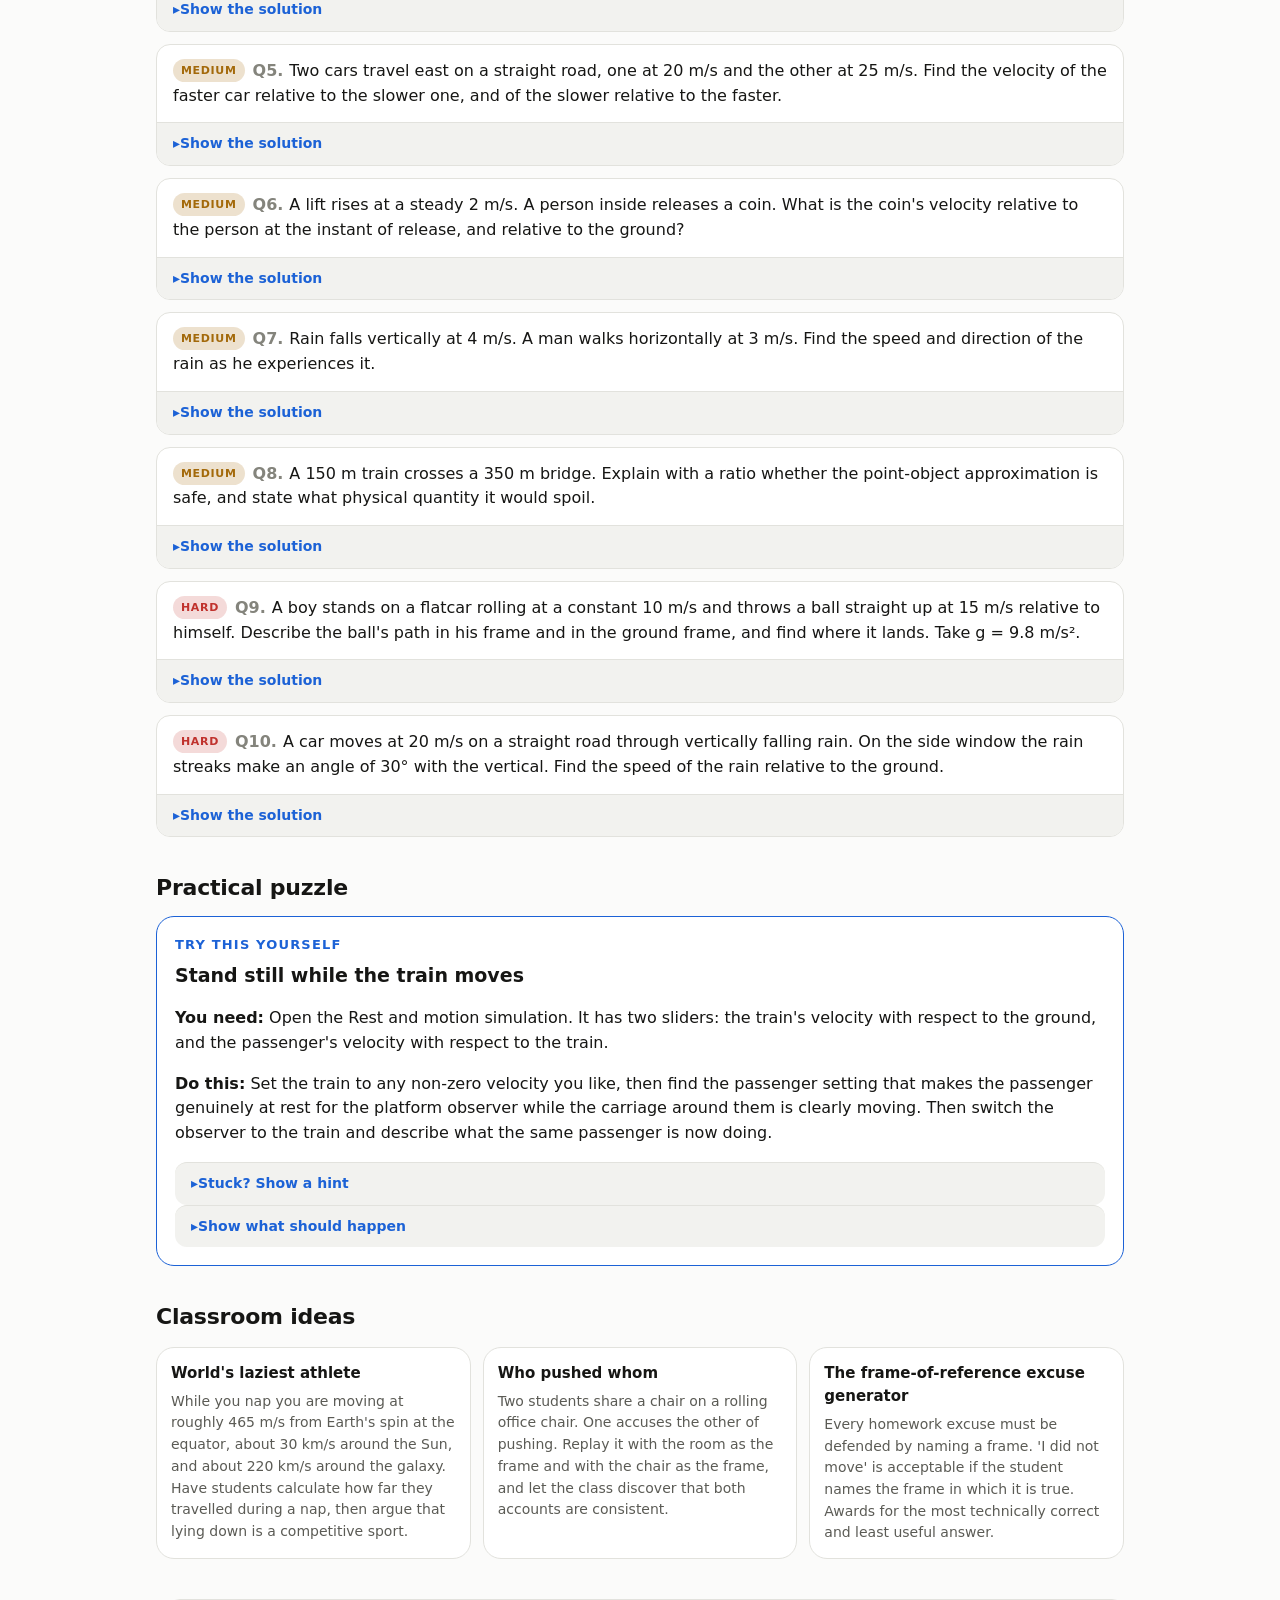
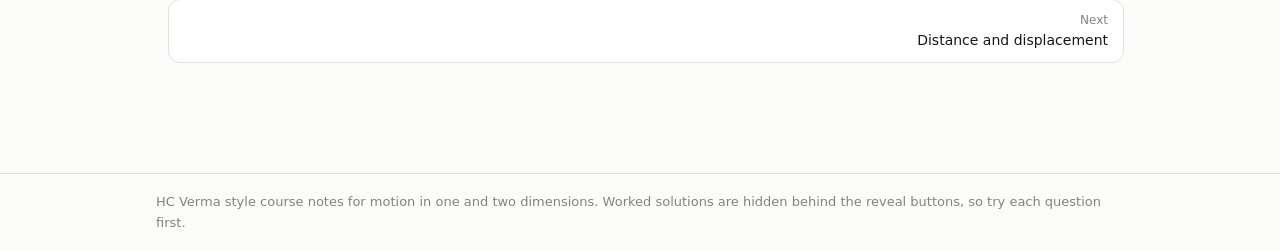
<file: topic.html>
<!doctype html>
<html lang="en">
<head>
<meta charset="utf-8">
<meta name="viewport" content="width=device-width,initial-scale=1">
<title>Kinematics</title>
<link rel="icon" href="data:image/svg+xml,<svg xmlns='http://www.w3.org/2000/svg' viewBox='0 0 100 100'><text y='.9em' font-size='90'>🚀</text></svg>">
<link rel="stylesheet" href="assets/style.css">
</head>
<body>
<script src="data/topics.js"></script>
<script src="assets/app.js"></script>
<script>renderTopic()</script>
</body>
</html>
</file>
<file: assets/style.css>
/* Kinematics — shared styles. Dark by default, light when the OS asks. */
:root{
  --bg:#080808; --panel:#121212; --panel2:#171717; --line:#292929; --line2:#383838;
  --fg:#f5f5f5; --dim:#a3a3a3; --faint:#777;
  --accent:#4f8df7; --accent2:#f0b84b; --good:#75c36b; --hard:#e8635f;
  --radius:18px;
}
@media (prefers-color-scheme:light){
  :root{
    --bg:#fbfbfa; --panel:#fff; --panel2:#f2f2ef; --line:#e2e2dd; --line2:#d3d3cc;
    --fg:#161614; --dim:#5b5b55; --faint:#84847c;
    --accent:#1c62d6; --accent2:#a3690a; --good:#2f7d2a; --hard:#c0322d;
  }
}
*{box-sizing:border-box}
html{-webkit-text-size-adjust:100%}
body{
  margin:0;background:var(--bg);color:var(--fg);
  font-family:ui-sans-serif,system-ui,-apple-system,"Segoe UI",Roboto,Arial,sans-serif;
  line-height:1.55;
}
a{color:var(--accent)}
.wrap{max-width:1000px;margin:auto;padding:20px 16px 60px}

/* ---- site header ---- */
.top{border-bottom:1px solid var(--line);position:sticky;top:0;background:var(--bg);z-index:20}
.top .wrap{padding:12px 16px;display:flex;align-items:center;gap:14px;flex-wrap:wrap}
.brand{font-weight:700;letter-spacing:-.01em;text-decoration:none;color:var(--fg);font-size:17px}
.brand span{color:var(--dim);font-weight:400}
.top nav{margin-left:auto;display:flex;gap:6px;flex-wrap:wrap}
.top nav a{
  text-decoration:none;color:var(--dim);font-size:14px;padding:6px 11px;
  border-radius:10px;border:1px solid transparent
}
.top nav a:hover{color:var(--fg);background:var(--panel2)}
.top nav a[aria-current=page]{color:var(--fg);border-color:var(--line2);background:var(--panel2)}

h1{font-size:clamp(26px,5vw,36px);font-weight:650;letter-spacing:-.02em;margin:14px 0 6px}
h2{font-size:22px;font-weight:600;letter-spacing:-.01em;margin:34px 0 10px}
h3{font-size:17px;font-weight:600;margin:0 0 6px}
.lede{color:var(--dim);font-size:17px;margin:0 0 8px;max-width:66ch}
.eyebrow{color:var(--faint);font-size:13px;text-transform:uppercase;letter-spacing:.09em;font-weight:600}

/* ---- cards ---- */
.card{background:var(--panel);border:1px solid var(--line);border-radius:var(--radius);padding:18px}
.cards{display:grid;grid-template-columns:repeat(auto-fill,minmax(250px,1fr));gap:14px;margin-top:18px}
a.tcard{
  text-decoration:none;color:inherit;background:var(--panel);border:1px solid var(--line);
  border-radius:var(--radius);padding:16px;display:block;transition:border-color .12s,transform .12s
}
a.tcard:hover{border-color:var(--accent);transform:translateY(-2px)}
a.tcard .num{color:var(--faint);font-size:12px;font-weight:700;letter-spacing:.08em}
a.tcard h3{margin:6px 0 4px;font-size:18px}
a.tcard p{color:var(--dim);font-size:14px;margin:0}

/* ---- topic page ---- */
.crumbs{font-size:13px;color:var(--faint);margin-top:10px}
.crumbs a{color:var(--faint)}
.jump{display:flex;gap:8px;flex-wrap:wrap;margin:18px 0 4px}
.jump a{
  font-size:13px;text-decoration:none;color:var(--dim);background:var(--panel2);
  border:1px solid var(--line);border-radius:999px;padding:6px 12px
}
.jump a:hover{color:var(--fg);border-color:var(--line2)}

.keylist{margin:0;padding-left:20px;color:var(--dim)}
.keylist li{margin:5px 0}
.keylist strong{color:var(--fg);font-weight:600}

.fbox{background:var(--panel2);border:1px solid var(--line);border-radius:12px;padding:12px 14px;margin:8px 0}
.fbox .f{font-size:18px;font-family:ui-serif,Georgia,"Times New Roman",serif}
.fbox .n{color:var(--dim);font-size:13px;margin-top:4px}

/* ---- videos ---- */
.vid{border:1px solid var(--line);border-radius:14px;overflow:hidden;background:var(--panel)}
.vid .frame{position:relative;aspect-ratio:16/9;background:var(--panel2);display:grid;place-items:center}
.vid .frame iframe{position:absolute;inset:0;width:100%;height:100%;border:0}
.vid .todo{color:var(--faint);font-size:13px;text-align:center;padding:16px;line-height:1.5}
.vid .todo code{background:var(--bg);padding:2px 6px;border-radius:6px;font-size:12px}
.vid .meta{padding:12px 14px}
.vid .meta h3{font-size:15px}
.vid .meta p{color:var(--dim);font-size:13px;margin:4px 0 0}
.vid .meta .len{color:var(--faint);font-size:12px;margin-top:6px}

/* ---- problems ---- */
.prob{border:1px solid var(--line);border-radius:14px;background:var(--panel);margin-top:12px;overflow:hidden}
.prob .q{padding:14px 16px}
.prob .q p{margin:0}
.prob .given{color:var(--dim);font-size:14px;margin-top:8px}
details.sol{border-top:1px solid var(--line);background:var(--panel2)}
details.sol summary{
  padding:10px 16px;cursor:pointer;font-size:14px;color:var(--accent);
  font-weight:600;list-style:none;user-select:none
}
details.sol summary::-webkit-details-marker{display:none}
details.sol summary::before{content:"▸ ";display:inline-block;transition:transform .15s}
details.sol[open] summary::before{content:"▾ "}
details.sol .body{padding:2px 16px 16px;font-size:15px}
details.sol ol{margin:0;padding-left:20px}
details.sol ol li{margin:6px 0}
.ans{margin-top:10px;padding:9px 12px;border-radius:10px;background:var(--bg);border:1px solid var(--line2);font-weight:600}

.tag{
  display:inline-block;font-size:11px;font-weight:700;letter-spacing:.06em;text-transform:uppercase;
  padding:3px 8px;border-radius:999px;margin-right:8px;vertical-align:2px
}
.tag.easy{background:color-mix(in srgb,var(--good) 18%,transparent);color:var(--good)}
.tag.medium{background:color-mix(in srgb,var(--accent2) 20%,transparent);color:var(--accent2)}
.tag.hard{background:color-mix(in srgb,var(--hard) 18%,transparent);color:var(--hard)}
.qnum{color:var(--faint);font-weight:700;margin-right:6px}

/* ---- puzzle + funny ---- */
.puzzle{border:1px solid var(--accent);border-radius:var(--radius);padding:18px;background:var(--panel)}
.puzzle .eyebrow{color:var(--accent)}
.funny{display:grid;grid-template-columns:repeat(auto-fill,minmax(240px,1fr));gap:12px;margin-top:12px}
.funny .card{padding:14px}
.funny h3{font-size:15px}
.funny p{color:var(--dim);font-size:14px;margin:6px 0 0}

/* ---- sim embed ---- */
.simbox{border:1px solid var(--line);border-radius:var(--radius);overflow:hidden;margin-top:12px}
.simbox iframe{display:block;width:100%;height:660px;border:0;background:var(--bg)}

/* ---- pager ---- */
.pager{display:flex;gap:12px;margin-top:40px;justify-content:space-between;flex-wrap:wrap}
.pager a{
  text-decoration:none;color:var(--fg);border:1px solid var(--line);border-radius:12px;
  padding:11px 15px;font-size:14px;background:var(--panel);flex:1;min-width:150px
}
.pager a:hover{border-color:var(--accent)}
.pager a .k{display:block;color:var(--faint);font-size:12px}
.pager a.next{text-align:right}

footer{border-top:1px solid var(--line);margin-top:50px}
footer .wrap{padding:18px 16px;color:var(--faint);font-size:13px}

@media (max-width:650px){
  .simbox iframe{height:720px}
  .top nav{width:100%;margin-left:0;overflow-x:auto;flex-wrap:nowrap;padding-bottom:2px}
}
@media print{ .top,.pager,footer,.jump{display:none} details.sol{border:0} details.sol[open]{display:block} }

/* ---- simulation page ---- */
.simwrap{max-width:1000px;margin:auto;padding:14px 14px 30px}
#tabs{display:flex;gap:7px;overflow-x:auto;padding-bottom:10px;scrollbar-width:thin}
#tabs button{white-space:nowrap}
button{
  border:1px solid var(--line2);background:var(--panel2);color:var(--fg);
  border-radius:11px;padding:9px 13px;font-size:14px;font-family:inherit;cursor:pointer
}
button:hover{border-color:var(--accent)}
button.active,button.on{background:var(--fg);color:var(--bg);border-color:var(--fg)}
#c{
  display:block;width:100%;height:360px;background:var(--bg);
  border:1px solid var(--line);border-radius:16px;margin-top:12px
}
.control{background:var(--panel2);border:1px solid var(--line);border-radius:13px;padding:12px 14px}
.control label{display:flex;justify-content:space-between;gap:10px;color:var(--dim);font-size:13px;margin-bottom:7px}
.control .value{color:var(--fg);font-weight:700;font-variant-numeric:tabular-nums}
.control input[type=range]{width:100%;accent-color:var(--accent);margin:0}
.seg{display:flex;gap:6px;flex-wrap:wrap}
.seg button{padding:6px 11px;font-size:13px;border-radius:9px}
#controls{display:grid;grid-template-columns:repeat(auto-fit,minmax(230px,1fr));gap:10px;margin-top:12px}
.stats{display:grid;grid-template-columns:repeat(auto-fit,minmax(150px,1fr));gap:10px;margin-top:12px}
.stat{background:var(--panel2);border:1px solid var(--line);border-radius:13px;padding:12px}
.stat .small{font-size:12px;color:var(--dim)}
.stat .big{font-size:21px;font-weight:700;margin-top:3px;font-variant-numeric:tabular-nums}
.formula{
  font-size:17px;background:var(--panel2);border:1px solid var(--line);border-radius:12px;
  padding:12px 14px;margin-top:12px;font-family:ui-serif,Georgia,"Times New Roman",serif
}
.row{display:flex;gap:8px;flex-wrap:wrap;margin-top:12px;align-items:center}
.row .clock{color:var(--faint);font-size:13px;font-variant-numeric:tabular-nums;margin-left:auto}
#note{color:var(--dim);font-size:14px;margin-top:12px;border-left:2px solid var(--accent);padding-left:12px}
@media(max-width:650px){ #c{height:400px} }
</file>
